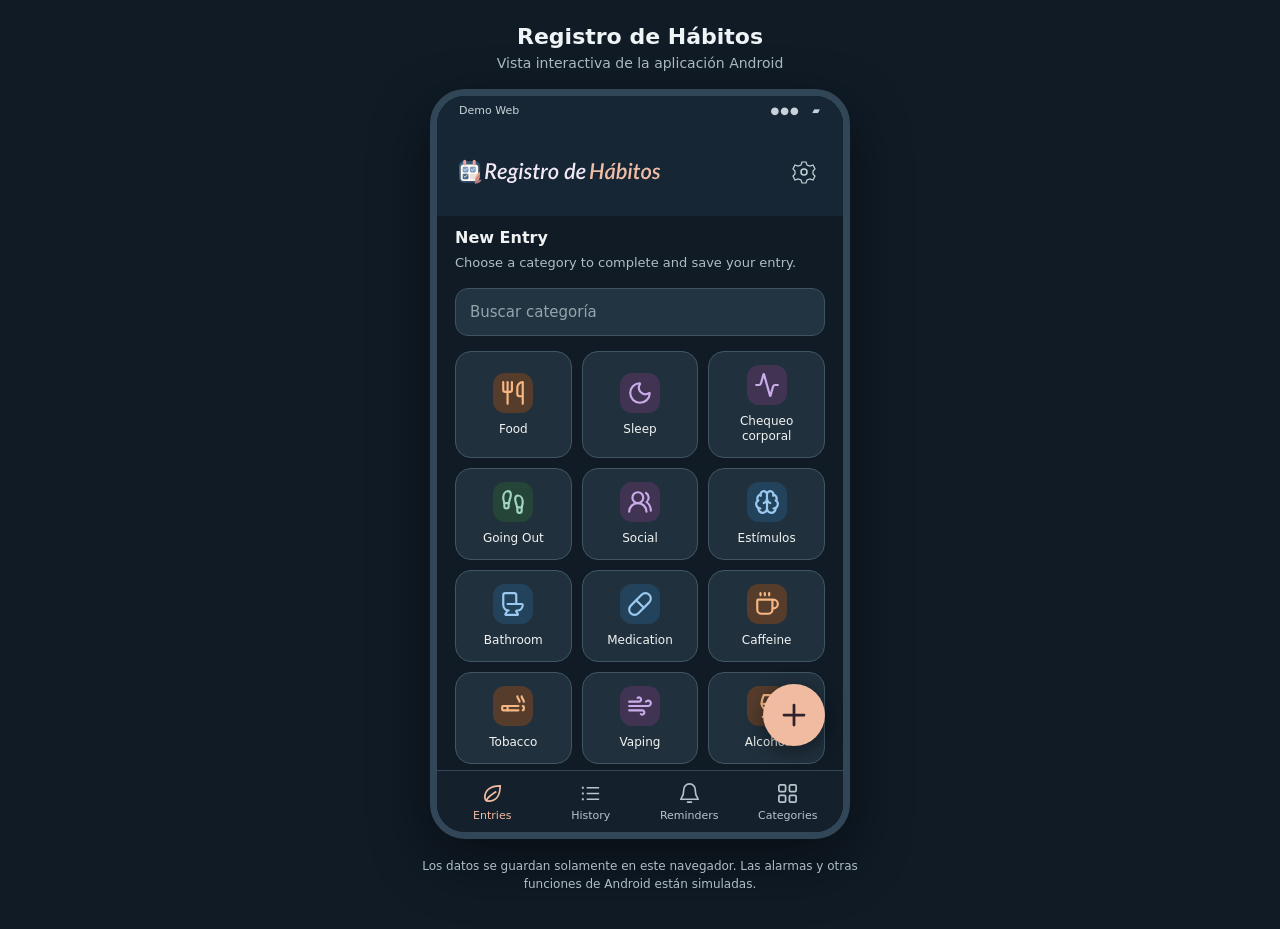
<file: demo/index.html>
<!doctype html>
<html lang="es">
<head>
    <meta charset="utf-8">
    <meta name="viewport" content="width=device-width, initial-scale=1">
    <meta name="color-scheme" content="dark">
    <title>Registro de Hábitos | Demo</title>
    <link rel="stylesheet" href="./demo.css">
</head>
<body>
    <main class="demo">
        <header class="demo-heading">
            <h1>Registro de Hábitos</h1>
            <p>Vista interactiva de la aplicación Android</p>
        </header>
        <div class="phone" aria-label="Vista previa de la aplicación">
            <div class="phone-status" aria-hidden="true">
                <span>Demo Web</span><span class="status-icons">●●● &nbsp; ▰</span>
            </div>
            <iframe title="Registro de Hábitos, versión web de demostración" src="./app/index.html" loading="eager" allow="clipboard-read; clipboard-write"></iframe>
        </div>
        <p class="demo-note">Los datos se guardan solamente en este navegador. Las alarmas y otras funciones de Android están simuladas.</p>
    </main>
</body>
</html>
</file>
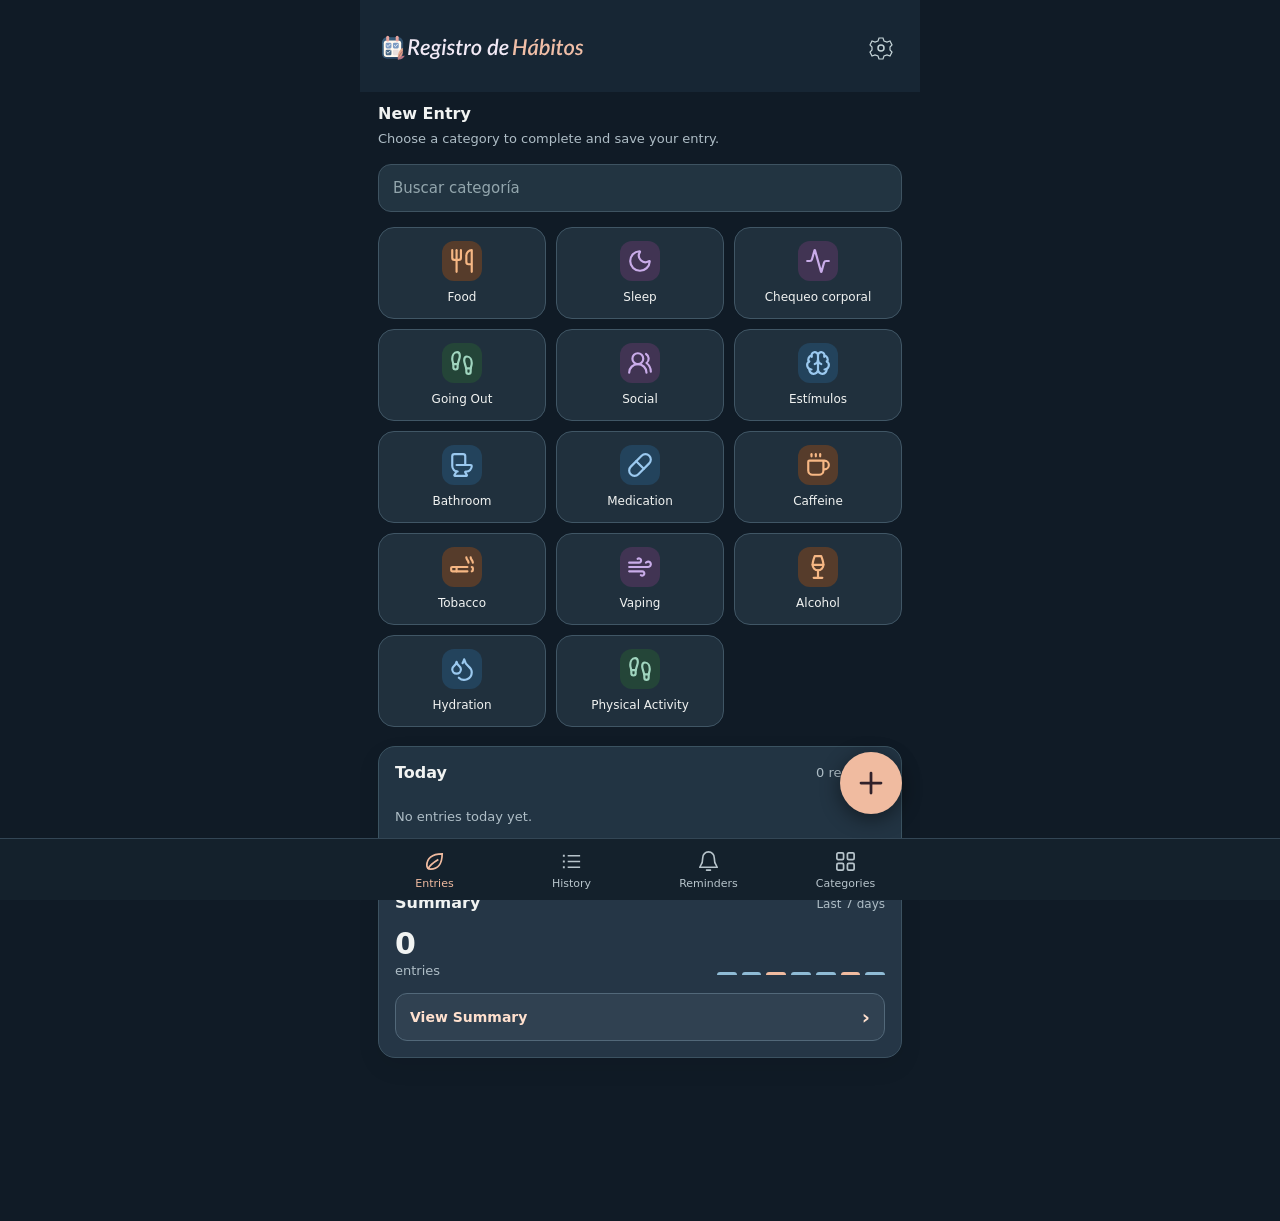
<file: demo/app/index.html>
<!doctype html>
<html lang="es"><head><meta charset="utf-8"><meta name="viewport" content="width=device-width,initial-scale=1,viewport-fit=cover"><meta name="theme-color" content="#0b1419"><meta name="app-build" content="5490192a97"><meta name="app-version" content="0.3.3"><meta name="app-version-code" content="20261149"><title>Registro de Hábitos</title><link rel="stylesheet" href="./style.css"></head>
<body><svg xmlns="http://www.w3.org/2000/svg" class="svg-defs" aria-hidden="true" width="0" height="0"><defs>
<symbol id="i-leaf" viewBox="0 0 24 24"><path d="M20 4C9 4 4 9 4 16c0 3 2 4 4 4 7 0 12-5 12-16Z" fill="none" stroke="currentColor" stroke-width="1.8"/><path d="M5 20c2-4 6-7 11-10" fill="none" stroke="currentColor" stroke-width="1.8"/></symbol>
<symbol id="i-list" viewBox="0 0 24 24"><path d="M8 6h13M8 12h13M8 18h13" fill="none" stroke="currentColor" stroke-width="1.8"/><path d="M3 6h2M3 12h2M3 18h2" stroke="currentColor" stroke-width="2"/></symbol>
<symbol id="i-grid" viewBox="0 0 24 24"><rect x="3" y="3" width="7" height="7" rx="1.4" fill="none" stroke="currentColor" stroke-width="1.8"/><rect x="14" y="3" width="7" height="7" rx="1.4" fill="none" stroke="currentColor" stroke-width="1.8"/><rect x="3" y="14" width="7" height="7" rx="1.4" fill="none" stroke="currentColor" stroke-width="1.8"/><rect x="14" y="14" width="7" height="7" rx="1.4" fill="none" stroke="currentColor" stroke-width="1.8"/></symbol>
<symbol id="i-bell" viewBox="0 0 24 24"><path d="M18 8a6 6 0 0 0-12 0c0 8-3 8-3 10h18c0-2-3-2-3-10ZM10 21h4" fill="none" stroke="currentColor" stroke-width="1.7" stroke-linecap="round"/></symbol>
<symbol id="i-plus" viewBox="0 0 24 24"><path d="M12 4v16M4 12h16" stroke="currentColor" stroke-width="1.8" stroke-linecap="round" fill="none"/></symbol>
<symbol id="i-more-vertical" viewBox="0 0 24 24"><circle cx="12" cy="5" r="1.8" fill="currentColor"/><circle cx="12" cy="12" r="1.8" fill="currentColor"/><circle cx="12" cy="19" r="1.8" fill="currentColor"/></symbol>
<symbol id="i-gear" viewBox="0 0 24 24"><path d="M10 2h4l1 3 3 1 3-1 2 4-2 2v3l2 2-2 4-3-1-3 1-1 3h-4l-1-3-3-1-3 1-2-4 2-2v-3L1 9l2-4 3 1 3-1z" fill="none" stroke="currentColor" stroke-width="1.2"/><circle cx="12" cy="12" r="3" fill="none" stroke="currentColor" stroke-width="1.5"/></symbol>
<symbol id="i-walk" viewBox="0 0 24 24"><circle cx="12" cy="3.5" r="2" fill="currentColor"/><path d="m11 7 4 4m-4-4-3 5-4 3m7-8 2 7-3 7m3-7 6 6" stroke="currentColor" stroke-width="2" fill="none" stroke-linecap="round"/></symbol>
<symbol id="i-food" viewBox="0 0 24 24"><path d="M4 3v8m3-8v8M2 4v5q0 3 4 3v9M16 21V3q5 2 5 9v1h-5" stroke="currentColor" fill="none" stroke-width="2" stroke-linecap="round"/></symbol>
<symbol id="i-water" viewBox="0 0 24 24"><path d="M12 2C9 7 4 12 4 16a8 8 0 0 0 16 0c0-4-5-9-8-14Z" fill="currentColor"/></symbol>
<symbol id="i-heart" viewBox="0 0 24 24"><path d="M20 5c-3-3-7-1-8 1C11 4 7 2 4 5c-4 4 0 9 8 16 8-7 12-12 8-16Z" fill="currentColor"/></symbol>
<symbol id="i-moon" viewBox="0 0 24 24"><path d="M21 14A9 9 0 0 1 10 3a9 9 0 1 0 11 11Z" fill="currentColor"/></symbol>
<symbol id="i-book" viewBox="0 0 24 24"><path d="M12 5Q7 2 2 4v15q5-2 10 1 5-3 10-1V4q-5-2-10 1Z" stroke="currentColor" fill="none" stroke-width="1.8"/><path d="M12 5v15" stroke="currentColor" stroke-width="1.5"/></symbol>
<symbol id="i-cloud" viewBox="0 0 24 24"><path d="M7 18h12a4 4 0 0 0 0-8h-1a7 7 0 0 0-13-2 5 5 0 0 0 2 10Z" fill="currentColor"/></symbol>
<symbol id="i-briefcase" viewBox="0 0 24 24"><rect x="3" y="7" width="18" height="14" rx="2" stroke="currentColor" stroke-width="2" fill="none"/><path d="M8 7V4h8v3M3 13h18" stroke="currentColor" stroke-width="2"/></symbol>
<symbol id="i-person" viewBox="0 0 24 24"><circle cx="12" cy="7" r="4" fill="currentColor"/><path d="M4 22c0-5 3-8 8-8s8 3 8 8" fill="currentColor"/></symbol>
<symbol id="i-mic" viewBox="0 0 24 24"><rect x="9" y="2" width="6" height="13" rx="3" fill="currentColor"/><path d="M5 11a7 7 0 0 0 14 0m-7 7v4m-4 0h8" stroke="currentColor" stroke-width="2" fill="none"/></symbol>
<symbol id="i-stop" viewBox="0 0 24 24"><rect x="6" y="6" width="12" height="12" rx="2" fill="currentColor"/></symbol>
<symbol id="i-share" viewBox="0 0 24 24"><path d="M12 3v13M7 8l5-5 5 5M4 14v7h16v-7" stroke="currentColor" stroke-width="2" fill="none"/></symbol>
<symbol id="i-toilet" viewBox="0 0 24 24"><path d="M5 3h8v8H5zM4 12h16v2c0 4-3 6-7 6v2H8v-2c-3-1-4-3-4-6zM16 4h3v6" stroke="currentColor" stroke-width="1.7" fill="none"/></symbol>
<symbol id="i-smoke" viewBox="0 0 24 24"><path d="M3 14h14v4H3zM13 14v4M19 13c3-2-2-3 1-6M17 11c-2-2 1-3 0-6" stroke="currentColor" fill="none" stroke-width="1.8"/></symbol>
<symbol id="i-vape" viewBox="0 0 24 24"><rect x="8" y="10" width="8" height="11" rx="2" stroke="currentColor" stroke-width="1.7" fill="none"/><path d="M10 10V7h4v3M9 4c0-2 3-2 3-4m3 6c2-2 0-3 0-4" stroke="currentColor" stroke-width="1.7" fill="none"/></symbol>
<symbol id="i-glass" viewBox="0 0 24 24"><path d="M4 3h16l-2 10a6 6 0 0 1-12 0L4 3ZM12 18v4M7 22h10" stroke="currentColor" stroke-width="1.8" fill="none"/></symbol>
<symbol id="i-pill" viewBox="0 0 24 24"><rect x="5" y="2" width="14" height="20" rx="7" stroke="currentColor" stroke-width="1.8" fill="none"/><path d="M5 12h14" stroke="currentColor" stroke-width="1.8"/></symbol>
<symbol id="i-coffee" viewBox="0 0 24 24"><path d="M4 8h14v7a7 7 0 0 1-14 0zm14 1h2a3 3 0 1 1 0 6h-2M4 22h16" stroke="currentColor" stroke-width="1.8" fill="none"/><path d="M8 5V2m5 3V2" stroke="currentColor" stroke-width="1.8"/></symbol>
<symbol id="i-shower" viewBox="0 0 24 24"><path d="M4 11V7a5 5 0 0 1 10 0v2m-3 0h6l2 4H9zM9 17v2m4-2v4m3-4v2" stroke="currentColor" stroke-width="1.8" fill="none"/></symbol>
<symbol id="li-footprints" viewBox="0 0 24 24"><path d="M4 16v-2.38C4 11.5 2.97 10.5 3 8c.03-2.72 1.49-6 4.5-6C9.37 2 10 3.8 10 5.5c0 3.11-2 5.66-2 8.68V16a2 2 0 1 1-4 0Z" />
  <path d="M20 20v-2.38c0-2.12 1.03-3.12 1-5.62-.03-2.72-1.49-6-4.5-6C14.63 6 14 7.8 14 9.5c0 3.11 2 5.66 2 8.68V20a2 2 0 1 0 4 0Z" />
  <path d="M16 17h4" />
  <path d="M4 13h4" /></symbol>
<symbol id="li-utensils" viewBox="0 0 24 24"><path d="M3 2v7c0 1.1.9 2 2 2h4a2 2 0 0 0 2-2V2" />
  <path d="M7 2v20" />
  <path d="M21 15V2a5 5 0 0 0-5 5v6c0 1.1.9 2 2 2h3Zm0 0v7" /></symbol>
<symbol id="li-heart-handshake" viewBox="0 0 24 24"><path d="M19.414 14.414C21 12.828 22 11.5 22 9.5a5.5 5.5 0 0 0-9.591-3.676.6.6 0 0 1-.818.001A5.5 5.5 0 0 0 2 9.5c0 2.3 1.5 4 3 5.5l5.535 5.362a2 2 0 0 0 2.879.052 2.12 2.12 0 0 0-.004-3 2.124 2.124 0 1 0 3-3 2.124 2.124 0 0 0 3.004 0 2 2 0 0 0 0-2.828l-1.881-1.882a2.41 2.41 0 0 0-3.409 0l-1.71 1.71a2 2 0 0 1-2.828 0 2 2 0 0 1 0-2.828l2.823-2.762" /></symbol>
<symbol id="li-heart-pulse" viewBox="0 0 24 24"><path d="M2 9.5a5.5 5.5 0 0 1 9.591-3.676.56.56 0 0 0 .818 0A5.49 5.49 0 0 1 22 9.5c0 2.29-1.5 4-3 5.5l-5.492 5.313a2 2 0 0 1-3 .019L5 15c-1.5-1.5-3-3.2-3-5.5" />
  <path d="M3.22 13H9.5l.5-1 2 4.5 2-7 1.5 3.5h5.27" /></symbol>
<symbol id="li-moon" viewBox="0 0 24 24"><path d="M20.985 12.486a9 9 0 1 1-9.473-9.472c.405-.022.617.46.402.803a6 6 0 0 0 8.268 8.268c.344-.215.825-.004.803.401" /></symbol>
<symbol id="li-brain" viewBox="0 0 24 24"><path d="M12 18V5" />
  <path d="M15 13a4.17 4.17 0 01-3-4 4.17 4.17 0 01-3 4" />
  <path d="M17.707 6.294A3 3 0 1012 5a3 3 0 10-5.707 1.294" />
  <path d="M17.996 5.125a4 4 0 012.526 5.77" />
  <path d="M18 18a4 4 0 002-7.465" />
  <path d="M19.967 17.482a4 4 0 11-7.967.517 4 4 0 11-7.967-.517" />
  <path d="M6 18a4 4 0 01-2-7.465" />
  <path d="M6.004 5.125a4 4 0 00-2.526 5.77" /></symbol>
<symbol id="li-book-open" viewBox="0 0 24 24"><path d="M12 5v16" />
  <path d="M20.001 19A2 2 0 0022 17V5a2 2 0 00-1.999-2L16 3.002A5 5 0 0012 5a5 5 0 00-4-2H4a2 2 0 00-2 2v12a2 2 0 001.999 2H8a5 5 0 014 2 5 5 0 014-2z" /></symbol>
<symbol id="li-briefcase-business" viewBox="0 0 24 24"><path d="M12 12h.01" />
  <path d="M16 6V4a2 2 0 0 0-2-2h-4a2 2 0 0 0-2 2v2" />
  <path d="M22 13a18.15 18.15 0 0 1-20 0" />
  <rect width="20" height="14" x="2" y="6" rx="2" /></symbol>
<symbol id="li-droplets" viewBox="0 0 24 24"><path d="M7 16.3c2.2 0 4-1.83 4-4.05 0-1.16-.57-2.26-1.71-3.19S7.29 6.75 7 5.3c-.29 1.45-1.14 2.84-2.29 3.76S3 11.1 3 12.25c0 2.22 1.8 4.05 4 4.05z" />
  <path d="M12.56 6.6A10.97 10.97 0 0 0 14 3.02c.5 2.5 2 4.9 4 6.5s3 3.5 3 5.5a6.98 6.98 0 0 1-11.91 4.97" /></symbol>
<symbol id="li-shower-head" viewBox="0 0 24 24"><path d="m4 4 2.5 2.5" />
  <path d="M13.5 6.5a4.95 4.95 0 0 0-7 7" />
  <path d="M15 5 5 15" />
  <path d="M14 17v.01" />
  <path d="M10 16v.01" />
  <path d="M13 13v.01" />
  <path d="M16 10v.01" />
  <path d="M11 20v.01" />
  <path d="M17 14v.01" />
  <path d="M20 11v.01" /></symbol>
<symbol id="li-cigarette" viewBox="0 0 24 24"><path d="M17 12H3a1 1 0 0 0-1 1v2a1 1 0 0 0 1 1h14" />
  <path d="M18 8c0-2.5-2-2.5-2-5" />
  <path d="M21 16a1 1 0 0 0 1-1v-2a1 1 0 0 0-1-1" />
  <path d="M22 8c0-2.5-2-2.5-2-5" />
  <path d="M7 12v4" /></symbol>
<symbol id="li-wine" viewBox="0 0 24 24"><path d="M8 22h8" />
  <path d="M7 10h10" />
  <path d="M12 15v7" />
  <path d="M12 15a5 5 0 0 0 5-5c0-2-.5-4-2-8H9c-1.5 4-2 6-2 8a5 5 0 0 0 5 5Z" /></symbol>
<symbol id="li-cloud" viewBox="0 0 24 24"><path d="M17.5 19H9a7 7 0 1 1 6.71-9h1.79a4.5 4.5 0 1 1 0 9Z" /></symbol>
<symbol id="li-user-round" viewBox="0 0 24 24"><circle cx="12" cy="8" r="5" />
  <path d="M20 21a8 8 0 0 0-16 0" /></symbol>
<symbol id="li-coffee" viewBox="0 0 24 24"><path d="M10 2v2" />
  <path d="M14 2v2" />
  <path d="M16 8a1 1 0 0 1 1 1v8a4 4 0 0 1-4 4H7a4 4 0 0 1-4-4V9a1 1 0 0 1 1-1h14a4 4 0 1 1 0 8h-1" />
  <path d="M6 2v2" /></symbol>
<symbol id="li-armchair" viewBox="0 0 24 24"><path d="M19 9V6a2 2 0 0 0-2-2H7a2 2 0 0 0-2 2v3" />
  <path d="M3 16a2 2 0 0 0 2 2h14a2 2 0 0 0 2-2v-5a2 2 0 0 0-4 0v1.5a.5.5 0 0 1-.5.5h-9a.5.5 0 0 1-.5-.5V11a2 2 0 0 0-4 0z" />
  <path d="M5 18v2" />
  <path d="M19 18v2" /></symbol>
<symbol id="li-users-round" viewBox="0 0 24 24"><path d="M18 21a8 8 0 0 0-16 0" />
  <circle cx="10" cy="8" r="5" />
  <path d="M22 20c0-3.37-2-6.5-4-8a5 5 0 0 0-.45-8.3" /></symbol>
<symbol id="li-toilet" viewBox="0 0 24 24"><path d="M7 12h13a1 1 0 0 1 1 1 5 5 0 0 1-5 5h-.598a.5.5 0 0 0-.424.765l1.544 2.47a.5.5 0 0 1-.424.765H5.402a.5.5 0 0 1-.424-.765L7 18" />
  <path d="M8 18a5 5 0 0 1-5-5V4a2 2 0 0 1 2-2h8a2 2 0 0 1 2 2v8" /></symbol>
<symbol id="li-wind" viewBox="0 0 24 24"><path d="M12.8 19.6A2 2 0 1 0 14 16H2" />
  <path d="M17.5 8a2.5 2.5 0 1 1 2 4H2" />
  <path d="M9.8 4.4A2 2 0 1 1 11 8H2" /></symbol>
<symbol id="li-pill" viewBox="0 0 24 24"><path d="m10.5 20.5 10-10a4.95 4.95 0 1 0-7-7l-10 10a4.95 4.95 0 1 0 7 7Z" />
  <path d="m8.5 8.5 7 7" /></symbol>
<symbol id="li-activity" viewBox="0 0 24 24"><path d="M22 12h-2.48a2 2 0 0 0-1.93 1.46l-2.35 8.36a.25.25 0 0 1-.48 0L9.24 2.18a.25.25 0 0 0-.48 0l-2.35 8.36A2 2 0 0 1 4.49 12H2" /></symbol>
<symbol id="li-camera" viewBox="0 0 24 24"><path d="M13.997 4a2 2 0 0 1 1.76 1.05l.486.9A2 2 0 0 0 18.003 7H20a2 2 0 0 1 2 2v9a2 2 0 0 1-2 2H4a2 2 0 0 1-2-2V9a2 2 0 0 1 2-2h1.997a2 2 0 0 0 1.759-1.048l.489-.904A2 2 0 0 1 10.004 4z" />
  <circle cx="12" cy="13" r="3" /></symbol>
<symbol id="li-image" viewBox="0 0 24 24"><rect width="18" height="18" x="3" y="3" rx="2" ry="2" />
  <circle cx="9" cy="9" r="2" />
  <path d="m21 15-3.086-3.086a2 2 0 0 0-2.828 0L6 21" /></symbol>
<symbol id="li-leaf" viewBox="0 0 24 24"><path d="M11 20a10 10 0 0010-10 25.9 25.9 0 00-1.04-7.281 1 1 0 00-1.755-.325C15.833 5.5 13 5.5 9.8 6.1A7 7 0 0011 20" />
  <path d="M2 21a5 5 0 012.911-4.544C7.613 15.212 8.351 15.24 11 13" /></symbol>
</defs></svg><div class="app">
<header class="topbar"><h1 class="app-brand"><button id="brand-home" class="brand-home" type="button" aria-label="Ir a Registro"><img class="brand-logo brand-logo-dark" src="./logo-dark.svg" alt="Registro de Hábitos"><img class="brand-logo brand-logo-light" src="./logo-light.svg" alt="" aria-hidden="true"></button></h1><button id="settings-button" class="icon-button settings-button" type="button" aria-label="Configuración" title="Configuración"><svg class="icon" aria-hidden="true"><use href="#i-gear"/></svg></button></header>
<main>
<section id="capture" class="screen active">
 <div class="dashboard-heading"><h2>Nuevo registro</h2><p>Elige una categoría para completar y guardar tu entrada.</p></div>
 <input id="category-search" class="category-search" type="search" placeholder="Buscar categoría" aria-label="Filtrar categorías para registrar" autocomplete="off" autocapitalize="off" spellcheck="false">
 <div id="quick-categories" class="category-grid" aria-label="Registrar por categoría"></div>
 <section class="panel home-today-panel" aria-labelledby="home-today-title">
  <div class="today-heading"><h2 id="home-today-title">Hoy</h2><span id="today-count" class="muted">0 registros</span></div>
  <div id="today-entries" class="history-list"></div>
 </section>
 <section class="panel home-summary-panel" aria-labelledby="home-summary-title">
  <div class="home-summary-heading"><h2 id="home-summary-title">Resumen</h2><span>Últimos 7 días</span></div>
  <div class="home-summary-overview">
   <div class="home-summary-total"><strong id="home-summary-total">0</strong><span id="home-summary-unit">registros</span></div>
   <div id="home-summary-bars" class="home-summary-bars" aria-hidden="true"></div>
  </div>
  <button id="open-summary" class="home-summary-open" type="button">Ver resumen <span aria-hidden="true">›</span></button>
 </section>

</section>
<section id="history" class="screen">
 <div class="view-heading"><button type="button" class="view-back" aria-label="Volver" title="Volver"><svg class="icon" aria-hidden="true" viewBox="0 0 24 24"><path d="m15 5-7 7 7 7"/></svg></button><div class="view-heading-copy"><h2>Historial</h2><p>Busca y revisa tus registros.</p></div></div>
 <details id="history-filters" class="history-filters">
  <summary class="history-filters-toggle">
   <span class="history-filters-title">Buscar y filtrar</span>
   <span id="history-filter-state" class="history-filter-state">Todos los registros</span>
   <svg class="history-filters-chevron" viewBox="0 0 24 24" aria-hidden="true"><path d="m6 9 6 6 6-6"/></svg>
  </summary>
  <div class="history-filters-content">
   <div class="history-filter-header">
    <span>Filtros</span>
    <button id="history-clear" class="history-clear" type="button" hidden aria-label="Limpiar búsqueda y filtros" title="Limpiar búsqueda y filtros"><svg viewBox="0 0 24 24" aria-hidden="true"><path d="M6 6l12 12M18 6 6 18"/></svg><span>Limpiar</span></button>
   </div>
   <div class="search-line"><input id="search" type="search" placeholder="Buscar registros" aria-label="Buscar registros" autocomplete="off"></div>
   <label for="history-period" class="history-period-label">Período
    <select id="history-period"><option value="all">Todas las fechas</option><option value="year">Año</option><option value="month">Mes</option><option value="range">Rango personalizado</option></select>
   </label>
   <div id="history-year-fields" class="history-filter-fields" hidden><label for="history-year">Año<select id="history-year"></select></label></div>
   <div id="history-month-fields" class="history-filter-fields" hidden><label for="history-month">Mes<input id="history-month" type="month"></label></div>
   <div id="history-range-fields" class="history-filter-fields history-date-range" hidden>
    <label for="history-from">Desde<input id="history-from" type="date"></label>
    <label for="history-to">Hasta<input id="history-to" type="date"></label>
   </div>
  </div>
 </details>
 <p id="history-indicator" class="history-indicator" role="status" aria-live="polite"></p>
 <div id="history-list" class="history-groups"></div>
 <div id="history-sentinel" class="history-sentinel" aria-hidden="true"></div>
 <button id="history-more" class="history-more" type="button" hidden>Mostrar más</button>
</section>
<section id="categories" class="screen">
 <div class="view-heading"><button type="button" class="view-back" aria-label="Volver" title="Volver"><svg class="icon" aria-hidden="true" viewBox="0 0 24 24"><path d="m15 5-7 7 7 7"/></svg></button><div class="view-heading-copy"><h2>Categorías</h2><p>Edita nombres, palabras clave e íconos. Los registros anteriores se conservan.</p></div></div>
 <input id="categories-search" class="category-search" type="search" placeholder="Buscar categoría" aria-label="Buscar categoría" autocomplete="off" autocapitalize="off" spellcheck="false">
 <div id="category-list" class="history-list"></div>
</section>

<section id="summary" class="screen">
 <div class="view-heading"><button type="button" class="view-back" aria-label="Volver" title="Volver"><svg class="icon" aria-hidden="true" viewBox="0 0 24 24"><path d="m15 5-7 7 7 7"/></svg></button><div class="view-heading-copy"><h2>Resumen</h2><p>Explora tus hábitos a lo largo del tiempo.</p></div></div><div class="segments"><button data-period="week" class="selected">Semana</button><button data-period="month">Mes</button><button data-period="year">Año</button></div><div id="period-label" class="period-label"></div><div id="chart" class="bars" aria-label="Cantidad de registros por período"></div><div id="summary-categories" class="history-list"></div><p id="summary-count" class="muted"></p></section>
<section id="reminders" class="screen">
 <div class="view-heading"><button type="button" class="view-back" aria-label="Volver" title="Volver"><svg class="icon" aria-hidden="true" viewBox="0 0 24 24"><path d="m15 5-7 7 7 7"/></svg></button><div class="view-heading-copy"><h2>Recordatorios</h2><p>Organiza tus avisos y sus horarios.</p></div></div><div id="reminder-list" class="history-list"></div><p id="reminder-status" class="muted" role="status"></p><dialog id="reminder-dialog"><form method="dialog"><h2 id="reminder-dialog-title">Nuevo recordatorio</h2><label>Nombre<input id="reminder-name" type="text" required></label><div class="reminder-times-section">
 <div class="section-label">Horarios del día</div>
 <div id="reminder-times" class="reminder-times-list" aria-label="Horarios del recordatorio"></div>
 <button id="reminder-add-time" type="button" class="reminder-add-time">+ Agregar horario</button>
</div><label>Frecuencia<select id="reminder-repeat"><option value="daily">Todos los días</option><option value="weekdays">Días de semana</option><option value="once">Una vez</option></select></label><div class="reminder-sound-layout">
 <div class="reminder-sound-row">
  <label for="reminder-sound">Sonido</label>
  <div class="reminder-sound-controls">
   <select id="reminder-sound"><option value="glock">Glockenspiel</option><option value="alert">Notificación suave</option><option value="none">Silencioso</option></select>
   <button id="preview-sound" type="button" class="secondary sound-play-button" aria-label="Escuchar audio" title="Escuchar audio"><svg viewBox="0 0 24 24" width="22" height="22" aria-hidden="true" fill="currentColor"><path d="M8 5.5v13l10-6.5z"/></svg></button>
  </div>
 </div>
</div><p class="muted">Android usa el volumen de notificaciones del teléfono.</p><p id="reminder-dialog-status" class="muted" role="status"></p><div class="reminder-dialog-footer"><div class="reminder-dialog-actions"><button id="reminder-cancel" type="button" class="secondary">Cancelar</button><button id="reminder-confirm" type="button" class="main-button">Guardar</button></div><button id="reminder-delete" type="button" class="reminder-delete-action hidden">Eliminar</button></div></form></dialog></section>
<section id="backup" class="screen">
 <div class="view-heading"><button type="button" class="view-back" aria-label="Volver" title="Volver"><svg class="icon" aria-hidden="true" viewBox="0 0 24 24"><path d="m15 5-7 7 7 7"/></svg></button><div class="view-heading-copy"><h2>Respaldo y restauración</h2><p>Guarda una copia de tus datos o recupera un respaldo.</p></div></div>
 <article class="panel">
  <p>El archivo permanece fuera de la aplicación, por ejemplo en Descargas, aunque la desinstales.</p>
  <button id="backup-save" type="button" class="utility-button accent">Guardar respaldo en el teléfono</button>
  <button id="import-json" type="button" class="utility-button">Restaurar desde un respaldo</button>
  <input type="file" id="import-file" accept=".zip,application/zip,application/x-zip-compressed" hidden>
  <p class="muted">Incluye hábitos, categorías, imágenes, recordatorios y preferencias. Al restaurar, los registros existentes se conservan.</p>
 </article>
 <p id="document-status" class="muted" role="status"></p>
</section>
<section id="analysis" class="screen">
 <div class="view-heading"><button type="button" class="view-back" aria-label="Volver" title="Volver"><svg class="icon" aria-hidden="true" viewBox="0 0 24 24"><path d="m15 5-7 7 7 7"/></svg></button><div class="view-heading-copy"><h2>Exportar para análisis</h2><p>Exporta tus registros para analizarlos en otras herramientas.</p></div></div>
 <article class="panel">
  <p>Incluye solo hábitos, sin configuraciones ni recordatorios.</p>
  <label class="sensory-setting analysis-filter-toggle" for="analysis-filter-enabled">
   <span>Filtrar por fecha</span>
   <input id="analysis-filter-enabled" type="checkbox" role="switch" aria-controls="analysis-date-fields" aria-expanded="false">
   <span class="sensory-switch-track" aria-hidden="true"></span>
  </label>
  <div id="analysis-date-fields" class="analysis-date-fields" hidden>
   <div class="form-row analysis-date-range">
    <label for="analysis-from">Desde<input id="analysis-from" type="date"></label>
    <label for="analysis-to">Hasta<input id="analysis-to" type="date"></label>
   </div>
   <p class="muted">Puedes dejar una fecha vacía. Ambos días están incluidos.</p>
  </div>
  <button id="export-json" type="button" class="utility-button">Exportar hábitos JSON</button>
  <button id="export-csv" type="button" class="utility-button">Exportar hábitos CSV</button>
 </article>
 <p id="analysis-status" class="muted" role="status"></p>
</section>
<section id="settings" class="screen">
 <div class="view-heading"><button type="button" class="view-back" aria-label="Volver" title="Volver"><svg class="icon" aria-hidden="true" viewBox="0 0 24 24"><path d="m15 5-7 7 7 7"/></svg></button><div class="view-heading-copy"><h2>Configuración</h2><p>Personaliza la aplicación y administra tus datos.</p></div></div>
 <button class="menu-item" data-page="language">Idioma <span>›</span></button>
 <button class="menu-item" data-page="sensory">Preferencias sensoriales <span>›</span></button>
 <button class="menu-item" data-page="backup">Respaldo y restauración <span>›</span></button>
 <button class="menu-item" data-page="analysis">Exportar para análisis <span>›</span></button>
 <button class="menu-item" data-page="about">Acerca de <span>›</span></button>
</section>
<section id="language" class="screen">
 <div class="view-heading"><button type="button" class="view-back" aria-label="Volver" title="Volver"><svg class="icon" aria-hidden="true" viewBox="0 0 24 24"><path d="m15 5-7 7 7 7"/></svg></button><div class="view-heading-copy"><h2>Idioma</h2><p>Elige el idioma de la aplicación.</p></div></div>
 <article class="panel language-preferences">
  <label for="app-language">Idioma de la aplicación</label>
  <select id="app-language"><option value="system">Sistema operativo</option><option value="es">Español</option><option value="en">English</option></select>
  <p class="muted">De forma predeterminada, se utiliza el idioma del dispositivo.</p>
 </article>
</section>
<section id="sensory" class="screen">
 <div class="view-heading"><button type="button" class="view-back" aria-label="Volver" title="Volver"><svg class="icon" aria-hidden="true" viewBox="0 0 24 24"><path d="m15 5-7 7 7 7"/></svg></button><div class="view-heading-copy"><h2>Preferencias sensoriales</h2><p>Ajusta la apariencia y las animaciones a tu gusto.</p></div></div>
 <article class="panel sensory-preferences">
  <label class="sensory-setting" for="dark-mode">
   <span>Modo oscuro</span>
   <input id="dark-mode" type="checkbox" role="switch" checked>
   <span class="sensory-switch-track" aria-hidden="true"></span>
  </label>
  <label class="sensory-setting" for="reduced-motion">
   <span>Sin animaciones</span>
   <input id="reduced-motion" type="checkbox" role="switch">
   <span class="sensory-switch-track" aria-hidden="true"></span>
  </label>
 </article>
</section>

<section id="about" class="screen">
 <div class="view-heading"><button type="button" class="view-back" aria-label="Volver" title="Volver"><svg class="icon" aria-hidden="true" viewBox="0 0 24 24"><path d="m15 5-7 7 7 7"/></svg></button><div class="view-heading-copy"><h2>Acerca de</h2><p>Conoce Registro de Hábitos y sus características.</p></div></div>
 <article class="panel about-intro-panel">
  <h2>Un espacio para registrar tu día</h2>
  <p>Registro de Hábitos es una forma sencilla de recordar lo que haces, cómo te sientes y cómo cambia tu energía a lo largo del tiempo.</p>
  <h3>A tu ritmo</h3>
  <p>Puedes escribir o hablar, y guardar una actividad en pocos momentos. No tienes que completar todos los detalles ni hacerlo de una manera perfecta.</p>
  <h3>Comprender tus rutinas</h3>
  <p>Tu historial y los resúmenes te ayudan a reconocer hábitos, descansos y cambios cotidianos. También puedes usar recordatorios con sonidos suaves.</p>
  <h3>Tus registros, a tu disposición</h3>
  <p>Los datos quedan en tu dispositivo. Puedes hacer una copia de seguridad y exportar tus registros cuando quieras utilizarlos en otras herramientas.</p>
  <p class="about-closing">Un pequeño registro puede ayudarte a conocer mejor tus días.</p>
 </article>
 <article class="panel about-panel">
  <h2>Info de aplicación</h2>
  <dl class="about-details">
   <div><dt>Versión</dt><dd id="about-version">—</dd></div>
   <div><dt>Compilación</dt><dd id="about-build">—</dd></div>
   <div><dt>Autor</dt><dd>KaisarCode</dd></div>
  </dl>
  <a class="about-website" href="https://kaisarcode.com" rel="external">kaisarcode.com <span aria-hidden="true">↗</span></a>
 </article>
</section>
</main>
<dialog id="edit-dialog" class="entry-dialog" aria-labelledby="edit-dialog-title"><div class="edit-modal-title"><h2 id="edit-dialog-title">Editar registro</h2><button id="edit-close" type="button" class="icon-button" aria-label="Cerrar edición">×</button></div><label for="edit-text">¿Qué hiciste o cómo te sientes?</label><div class="rich-editor"><div class="rich-toolbar" role="toolbar" aria-label="Insertar contenido"><button type="button" data-rich="heading">Heading</button><button type="button" data-rich="table">Tabla</button><button type="button" data-rich="ul">Lista</button><button type="button" data-rich="empty">Vaciar</button></div><div id="edit-text" class="rich-content" contenteditable="true" role="textbox" aria-multiline="true" aria-label="Texto enriquecido"></div></div><div class="modal-voice"><button id="edit-dictate" type="button" class="mic-button" aria-label="Dictar edición"><svg class="icon"><use href="#i-mic"/></svg></button><span class="muted">Toca para dictar</span></div><p id="edit-voice-status" class="muted" role="status"></p><div class="time-editor" id="edit-time-editor">
  <div class="section-label">Horario</div>
  <label class="time-datetime" for="edit-start-at">Inicio
   <input id="edit-start-at" type="datetime-local" step="60">
  </label>
  <div class="time-duration">
   <div class="section-label">Duración</div>
   <div class="duration-parts">
    <label for="edit-hours">Horas<input id="edit-hours" type="number" inputmode="numeric" min="0" step="1" placeholder="0"></label>
    <label for="edit-minutes">Minutos<input id="edit-minutes" type="number" inputmode="numeric" min="0" max="59" step="1" placeholder="0"></label>
    <label class="time-end-picker" for="edit-end-at">
     <span class="time-end-trigger">
      <input id="edit-end-at" type="datetime-local" step="60" aria-label="Seleccionar fecha y hora de fin" title="Seleccionar fin">
      <svg class="icon" aria-hidden="true" viewBox="0 0 24 24"><rect x="3" y="4" width="18" height="18" rx="2"></rect><path d="M8 2v4M16 2v4M3 10h18M7 14h3M14 14h3M7 18h3"></path></svg>
     </span>
    </label>
   </div>
   <div class="time-end-caption" id="edit-end-caption" hidden>
    <output id="edit-end-summary" aria-live="polite"></output>
    <button id="edit-clear-time" type="button" aria-label="Borrar fin y duración" title="Borrar fin y duración">×</button>
   </div>
  </div>
 </div><label>Categoría<select id="edit-category"></select></label><div class="wellbeing-field"><div class="section-label">Estado de ánimo <span id="edit-mood-value" class="wellbeing-value">—</span></div><div id="edit-moods" class="moods" role="group" aria-label="Estado de ánimo"><button type="button" data-mood="1" title="Muy mal" aria-label="Muy mal" aria-pressed="false"><svg class="mood-icon" viewBox="0 0 24 24" aria-hidden="true" fill="none" stroke="currentColor" stroke-width="1.65" stroke-linecap="round" stroke-linejoin="round"><circle cx="12" cy="12" r="9"/><path d="M8 9h.01M16 9h.01M8 17q4-6 8 0"/></svg></button><button type="button" data-mood="3" title="Mal" aria-label="Mal" aria-pressed="false"><svg class="mood-icon" viewBox="0 0 24 24" aria-hidden="true" fill="none" stroke="currentColor" stroke-width="1.65" stroke-linecap="round" stroke-linejoin="round"><circle cx="12" cy="12" r="9"/><path d="M8 9h.01M16 9h.01M8 16q4-3 8 0"/></svg></button><button type="button" data-mood="5" title="Neutral" aria-label="Neutral" aria-pressed="false"><svg class="mood-icon" viewBox="0 0 24 24" aria-hidden="true" fill="none" stroke="currentColor" stroke-width="1.65" stroke-linecap="round" stroke-linejoin="round"><circle cx="12" cy="12" r="9"/><path d="M8 9h.01M16 9h.01M8 16h8"/></svg></button><button type="button" data-mood="7" title="Bien" aria-label="Bien" aria-pressed="false"><svg class="mood-icon" viewBox="0 0 24 24" aria-hidden="true" fill="none" stroke="currentColor" stroke-width="1.65" stroke-linecap="round" stroke-linejoin="round"><circle cx="12" cy="12" r="9"/><path d="M8 9h.01M16 9h.01M8 15q4 4 8 0"/></svg></button><button type="button" data-mood="9" title="Muy bien" aria-label="Muy bien" aria-pressed="false"><svg class="mood-icon" viewBox="0 0 24 24" aria-hidden="true" fill="none" stroke="currentColor" stroke-width="1.65" stroke-linecap="round" stroke-linejoin="round"><circle cx="12" cy="12" r="9"/><path d="M8 9h.01M16 9h.01M7 14q5 8 10 0M7 14h10"/></svg></button></div></div><div class="wellbeing-energy"><div class="wellbeing-energy-heading"><label for="edit-energy">Energía <output id="edit-energy-value">—/10</output></label><label class="wellbeing-energy-toggle"><input id="edit-energy-enabled" type="checkbox" role="switch" aria-label="Registrar energía"><span class="sensory-switch-track" aria-hidden="true"></span></label></div><input id="edit-energy" type="range" min="0" max="10" value="5" aria-label="Nivel de energía"></div><label>Notas<textarea id="edit-notes" rows="2" placeholder="Detalles opcionales"></textarea></label><div class="edit-modal-footer"><div class="edit-modal-actions"><button type="button" id="edit-cancel" class="secondary">Cerrar</button><button type="button" id="edit-save" class="main-button">Guardar</button></div><button type="button" id="edit-delete" class="edit-delete-action"><svg class="icon" aria-hidden="true" viewBox="0 0 24 24" fill="none" stroke="currentColor" stroke-width="1.8" stroke-linecap="round" stroke-linejoin="round"><path d="M4 7h16M10 11v7M14 11v7M6 7l1 14h10l1-14M9 7V4h6v3"/></svg><span>Eliminar registro</span></button></div></dialog>
<dialog id="category-dialog" class="category-editor" aria-labelledby="category-dialog-title">
 <div class="category-editor-title"><h2 id="category-dialog-title">Categoría</h2><button id="category-dialog-close" class="icon-button" type="button" aria-label="Cerrar">×</button></div>
 <label for="cat-name">Nombre</label><input id="cat-name" type="text" maxlength="64" autocomplete="off" placeholder="Nombre de la categoría">
 <label for="cat-keywords">Palabras clave</label><textarea id="cat-keywords" rows="3" placeholder="Separadas por comas o renglones"></textarea><p class="muted">Se utilizan para buscar y sugerir automáticamente esta categoría.</p>
 <label for="cat-default-description">Template de registro</label><div class="rich-editor"><div class="rich-toolbar" role="toolbar" aria-label="Insertar contenido"><button type="button" data-rich="heading">Heading</button><button type="button" data-rich="table">Tabla</button><button type="button" data-rich="ul">Lista</button><button type="button" data-rich="empty">Vaciar</button></div><div id="cat-default-description" class="rich-content" contenteditable="true" role="textbox" aria-multiline="true" aria-label="Texto enriquecido"></div></div><p class="muted">Aparece al registrar desde esta categoría. Podés reemplazarlo antes de guardar.</p>
 <label for="cat-color">Color</label><select id="cat-color"><option value="green">Verde suave</option><option value="blue">Azul</option><option value="purple">Violeta</option><option value="orange">Naranja</option><option value="grey">Gris</option></select>
 <div class="category-image-row"><div id="cat-icon-preview" class="entry-icon grey" aria-hidden="true"></div><div><span class="category-image-heading">Imagen propia o foto</span><label class="category-file-picker" for="cat-image"><input id="cat-image" type="file" accept="image/png,image/jpeg,image/webp"><span class="category-file-picker-text">Seleccionar imagen</span></label><button type="button" id="cat-image-clear" class="secondary hidden">Quitar imagen</button></div></div>
 <p class="muted">La imagen se ajusta y guarda en este dispositivo. No se sube a internet.</p>
 <div class="section-label">Elegir un ícono</div><div id="cat-icon-grid" class="category-icon-grid" role="group" aria-label="Íconos disponibles"></div>
 <p id="cat-error" class="category-error" role="status"></p>
 <div class="category-editor-actions"><button type="button" id="cat-cancel" class="secondary">Cerrar</button><button type="button" id="cat-save" class="main-button">Guardar</button></div>
</dialog>
<dialog id="app-action-dialog" class="app-action-dialog" aria-labelledby="app-action-title" aria-describedby="app-action-message">
 <h2 id="app-action-title">Confirmación</h2>
 <p id="app-action-message"></p>
 <label id="app-action-input-label" class="hidden">Nombre<input id="app-action-input" type="text" autocomplete="off"></label>
 <div class="app-action-buttons">
  <button id="app-action-cancel" type="button" class="secondary">Cancelar</button>
  <button id="app-action-ok" type="button" class="main-button">Aceptar</button>
 </div>
</dialog>
<button id="add-entry" class="add-entry-fab" type="button" aria-label="Nueva entrada" title="Nueva entrada"><svg class="icon" aria-hidden="true" viewBox="0 0 24 24"><path d="M12 4v16M4 12h16"/></svg></button>
<dialog id="entry-dialog" class="entry-dialog" aria-labelledby="entry-dialog-title">
 <div class="entry-modal-header"><h2 id="entry-dialog-title">Nueva entrada</h2><button id="entry-close" type="button" class="icon-button" aria-label="Cerrar sin guardar">×</button></div>
 <p id="entry-category-preview" class="entry-category-preview hidden"></p>
 <label for="capture-text">¿Qué hiciste o cómo te sientes?</label>
 <div class="rich-editor"><div class="rich-toolbar" role="toolbar" aria-label="Insertar contenido"><button type="button" data-rich="heading">Heading</button><button type="button" data-rich="table">Tabla</button><button type="button" data-rich="ul">Lista</button><button type="button" data-rich="empty">Vaciar</button></div><div id="capture-text" class="rich-content" contenteditable="true" role="textbox" aria-multiline="true" aria-label="Texto enriquecido"></div></div>
 <div class="modal-voice"><button id="mic" class="mic-button" type="button" aria-label="Dictar"><svg class="icon"><use href="#i-mic"/></svg></button><span class="muted">Toca para dictar</span></div>
 <p id="entry-status" class="muted" role="status"></p>
 <details id="entry-options" class="entry-options">
  <summary>Detalles opcionales</summary>
  <div class="time-editor" id="entry-time-editor">
  <div class="section-label">Horario</div>
  <label class="time-datetime" for="entry-start-at">Inicio
   <input id="entry-start-at" type="datetime-local" step="60">
  </label>
  <div class="time-duration">
   <div class="section-label">Duración</div>
   <div class="duration-parts">
    <label for="entry-hours">Horas<input id="entry-hours" type="number" inputmode="numeric" min="0" step="1" placeholder="0"></label>
    <label for="entry-minutes">Minutos<input id="entry-minutes" type="number" inputmode="numeric" min="0" max="59" step="1" placeholder="0"></label>
    <label class="time-end-picker" for="entry-end-at">
     <span class="time-end-trigger">
      <input id="entry-end-at" type="datetime-local" step="60" aria-label="Seleccionar fecha y hora de fin" title="Seleccionar fin">
      <svg class="icon" aria-hidden="true" viewBox="0 0 24 24"><rect x="3" y="4" width="18" height="18" rx="2"></rect><path d="M8 2v4M16 2v4M3 10h18M7 14h3M14 14h3M7 18h3"></path></svg>
     </span>
    </label>
   </div>
   <div class="time-end-caption" id="entry-end-caption" hidden>
    <output id="entry-end-summary" aria-live="polite"></output>
    <button id="entry-clear-time" type="button" aria-label="Borrar fin y duración" title="Borrar fin y duración">×</button>
   </div>
  </div>
 </div>
  <label for="entry-category">Categoría</label><select id="entry-category"></select>
<div class="wellbeing-field"><div class="section-label">Estado de ánimo <span id="entry-mood-value" class="wellbeing-value">—</span></div><div id="entry-moods" class="moods" role="group" aria-label="Estado de ánimo"><button type="button" data-mood="1" title="Muy mal" aria-label="Muy mal" aria-pressed="false"><svg class="mood-icon" viewBox="0 0 24 24" aria-hidden="true" fill="none" stroke="currentColor" stroke-width="1.65" stroke-linecap="round" stroke-linejoin="round"><circle cx="12" cy="12" r="9"/><path d="M8 9h.01M16 9h.01M8 17q4-6 8 0"/></svg></button><button type="button" data-mood="3" title="Mal" aria-label="Mal" aria-pressed="false"><svg class="mood-icon" viewBox="0 0 24 24" aria-hidden="true" fill="none" stroke="currentColor" stroke-width="1.65" stroke-linecap="round" stroke-linejoin="round"><circle cx="12" cy="12" r="9"/><path d="M8 9h.01M16 9h.01M8 16q4-3 8 0"/></svg></button><button type="button" data-mood="5" title="Neutral" aria-label="Neutral" aria-pressed="false"><svg class="mood-icon" viewBox="0 0 24 24" aria-hidden="true" fill="none" stroke="currentColor" stroke-width="1.65" stroke-linecap="round" stroke-linejoin="round"><circle cx="12" cy="12" r="9"/><path d="M8 9h.01M16 9h.01M8 16h8"/></svg></button><button type="button" data-mood="7" title="Bien" aria-label="Bien" aria-pressed="false"><svg class="mood-icon" viewBox="0 0 24 24" aria-hidden="true" fill="none" stroke="currentColor" stroke-width="1.65" stroke-linecap="round" stroke-linejoin="round"><circle cx="12" cy="12" r="9"/><path d="M8 9h.01M16 9h.01M8 15q4 4 8 0"/></svg></button><button type="button" data-mood="9" title="Muy bien" aria-label="Muy bien" aria-pressed="false"><svg class="mood-icon" viewBox="0 0 24 24" aria-hidden="true" fill="none" stroke="currentColor" stroke-width="1.65" stroke-linecap="round" stroke-linejoin="round"><circle cx="12" cy="12" r="9"/><path d="M8 9h.01M16 9h.01M7 14q5 8 10 0M7 14h10"/></svg></button></div></div>
<div class="wellbeing-energy"><div class="wellbeing-energy-heading"><label for="entry-energy">Energía <output id="entry-energy-value">—/10</output></label><label class="wellbeing-energy-toggle"><input id="entry-energy-enabled" type="checkbox" role="switch" aria-label="Registrar energía"><span class="sensory-switch-track" aria-hidden="true"></span></label></div><input id="entry-energy" type="range" min="0" max="10" value="5" aria-label="Nivel de energía"></div>
  
  <label for="entry-notes">Notas</label><textarea id="entry-notes" rows="2" placeholder="Opcional"></textarea>
 </details>
 <div class="entry-modal-actions"><button type="button" id="entry-cancel" class="secondary">Cerrar</button><button type="button" id="capture-save" class="main-button">Guardar</button></div>
</dialog>
<dialog id="rich-table-dialog" class="rich-table-dialog" aria-labelledby="rich-table-title">
 <h2 id="rich-table-title">Insertar tabla</h2>
 <div class="rich-table-fields">
  <label for="rich-table-rows">Filas<input id="rich-table-rows" type="number" min="1" step="1" value="3" inputmode="numeric"></label>
  <label for="rich-table-cols">Columnas<input id="rich-table-cols" type="number" min="1" step="1" value="2" inputmode="numeric"></label>
 </div>
 <p id="rich-table-error" role="status" class="muted"></p>
 <div class="dialog-actions"><button id="rich-table-cancel" type="button" class="secondary">Cancelar</button><button id="rich-table-insert" type="button" class="main-button">Insertar</button></div>
</dialog>
<div class="save-feedback" id="quick-feedback" role="status" aria-live="polite"><span id="capture-status"></span><button type="button" id="undo-quick" class="undo-button hidden">Deshacer</button><button type="button" id="dismiss-feedback" class="dismiss-feedback" aria-label="Cerrar aviso" title="Cerrar aviso">×</button></div>
<nav class="tabs" aria-label="Navegación principal"><div class="tabs-inner"><button data-page="capture" class="active"><span><svg class="icon"><use href="#i-leaf"/></svg></span>Registro</button><button data-page="history"><span><svg class="icon"><use href="#i-list"/></svg></span>Historial</button><button data-page="reminders"><span><svg class="icon"><use href="#i-bell"/></svg></span>Recordatorios</button><button data-page="categories"><span><svg class="icon"><use href="#i-grid"/></svg></span>Categorías</button></div></nav>
  <script src="../stubs.js"></script>
  <script>
// Generated bundle from storage, classifier, reminders and app modules.
/**
 * storage.js - Habit register capability.
 * Summary: Provides a browser capability for the habit register.
 *
 * Author:  KaisarCode
 * Website: https://kaisarcode.com
 * License: https://www.gnu.org/licenses/lgpl-3.0.html
 */

const DB_NAME = "registro-habitos";
const TABLE = "entries";
let dbPromise;

/**
 * Provides the associated interface operation.
 * @return The operation result.
 */
function connect() {
    if (!dbPromise) {
        dbPromise = new Promise((resolve, reject) => {
            const request = indexedDB.open(DB_NAME, 1);
            request.onupgradeneeded = () => {
                const db = request.result;
                if (!db.objectStoreNames.contains(TABLE)) {
                    const store = db.createObjectStore(TABLE, { keyPath: "id" });
                    store.createIndex("occurredAt", "occurredAt");
                }
            };
            request.onsuccess = () => resolve(request.result);
            request.onerror = () => reject(request.error);
        });
    }
    return dbPromise;
}

/**
 * Provides the associated interface operation.
 * @return The operation result.
 */
async function transact(mode, action) {
    const db = await connect();
    return new Promise((resolve, reject) => {
        const tx = db.transaction(TABLE, mode);
        const req = action(tx.objectStore(TABLE));
        req.onsuccess = () => resolve(req.result);
        req.onerror = () => reject(req.error);
        tx.onerror = () => reject(tx.error);
    });
}
const storage = {

/**
 * Provides the associated interface operation.
 * @return The operation result.
 */
    async list() {
        const entries = await transact("readonly", store => store.getAll());
        return entries.sort((a, b) => b.occurredAt.localeCompare(a.occurredAt));
    },

    /**
     * Read one bounded History page, newest first, using the existing
     * occurredAt index. Search terms are checked as the cursor advances:
     * only matching records count toward the page size.
     *
     * after contains the last returned (occurredAt, id) pair. IndexedDB
     * sorts duplicate index keys by primary key, so both fields are needed
     * to avoid repeating/skipping entries sharing a timestamp.
     * @return Matching entries and pagination state.
     */
    async listPage({ limit = 25, after = null, from = null, to = null, query = "", category = "" } = {}) {
        const size = Math.max(1, Math.min(100, Math.floor(limit) || 25));
        const db = await connect();
        const lower = from || null;
        const upper = after ? after.occurredAt : (to || null);
        const upperOpen = !after && Boolean(to);
        if (lower && upper && (lower > upper || (lower === upper && upperOpen))) {
            return { items: [], next: null, hasMore: false };
        }
        const range = lower && upper
            ? IDBKeyRange.bound(lower, upper, false, upperOpen)
            : lower ? IDBKeyRange.lowerBound(lower)
                : upper ? IDBKeyRange.upperBound(upper, upperOpen) : null;
        const needle = query.trim().toLocaleLowerCase("es-AR");
        return new Promise((resolve, reject) => {
            const transaction = db.transaction(TABLE, "readonly");
            const request = transaction.objectStore(TABLE).index("occurredAt").openCursor(range, "prev");
            const items = [];
            let settled = false;

            /**
             * Rejects the page request once.
             * @param error Request error.
             * @return None.
             */
            const fail = error => { if (!settled) { settled = true; reject(error); } };
            request.onerror = () => fail(request.error || new Error("Could not read history"));
            transaction.onerror = () => fail(transaction.error || new Error("History transaction failed"));
            transaction.onabort = () => fail(transaction.error || new Error("History transaction aborted"));
            request.onsuccess = () => {
                const cursor = request.result;
                if (!cursor) {
                    if (!settled) { settled = true; resolve({ items, next: null, hasMore: false }); }
                    return;
                }
                const record = cursor.value;
                if (after && cursor.key === after.occurredAt
                    && String(cursor.primaryKey) >= String(after.id)) {
                    cursor.continue();
                    return;
                }
                const matches = (!category || record.category === category)
                    && (!needle || [record.description, record.notes, record.category]
                        .join(" ").toLocaleLowerCase("es-AR").includes(needle));
                if (matches) {
                    if (items.length === size) {
                        const last = items[items.length - 1];
                        settled = true;
                        resolve({ items, next: { occurredAt: last.occurredAt, id: last.id }, hasMore: true });
                        return;
                    }
                    items.push(record);
                }
                cursor.continue();
            };
        });
    },

/**
 * Provides the associated interface operation.
 * @return The operation result.
 */
    async save(entry) {
        const now = new Date().toISOString();
        const record = { ...entry, id: entry.id || (globalThis.crypto && typeof crypto.randomUUID === "function" ? crypto.randomUUID() : "entry-" + Date.now() + "-" + Math.random().toString(36).slice(2)), createdAt: entry.createdAt || now, updatedAt: now };
        await transact("readwrite", store => store.put(record));
        return record;
    },

/**
 * Provides the associated interface operation.
 * @return The operation result.
 */
    async importEntries(records) {
        const db = await connect();
        return new Promise((resolve, reject) => {
            const tx = db.transaction(TABLE, "readwrite");
            const store = tx.objectStore(TABLE);
            let imported = 0, skipped = 0;
            for (const record of records) {
                const request = store.get(record.id);
                request.onsuccess = () => {
                    if (request.result) { skipped++; return; }
                    store.add(record);
                    imported++;
                };
            }
            tx.oncomplete = () => resolve({ imported, skipped });
            tx.onerror = () => reject(tx.error);
            tx.onabort = () => reject(tx.error || new Error("Import cancelled"));
        });
    },

/**
 * Provides the associated interface operation.
 * @return The operation result.
 */
    async remove(id) { await transact("readwrite", store => store.delete(id)); },
};
/**
 * classifier.js - Habit register capability.
 * Summary: Provides a browser capability for the habit register.
 *
 * Author:  KaisarCode
 * Website: https://kaisarcode.com
 * License: https://www.gnu.org/licenses/lgpl-3.0.html
 */

const rulesByLanguage = {
    es: [
        ["Vapeo", /\b(vapear|vapeo|vapeador|vaper|vapeando|vape[eéó]|cigarrillo\s+electr[oó]nico)(?=$|[\s.,;!?])/i],
        ["Ir al baño", /\b(baño|pis|orinar|orin[eéó]|orinado|micci[oó]n|defecar|defequ[eé]|defecaci[oó]n|evacu[eéó]|evacuaci[oó]n|caca|me[eé])(?=$|[\s.,;!?])/i],
        ["Tabaco", /\b(tabaco|cigarrillos?|cigarros?|puchos?|fum[eéó]|fumar|fumando)(?=$|[\s.,;!?])/i],
        ["Alcohol", /\b(alcohol|cervezas?|birras?|vinos?|fernet|whisk(?:e)?y|vodka|ginebra|gin|sidra|champ[aá]n|tragos?|ron)(?=$|[\s.,;!?])/i],
        ["Medicación", /\b(medicaci[oó]n|medicamentos?|medicinas?|pastillas?|remedios?|dosis)(?=$|[\s.,;!?])/i],
        ["Cafeína", /\b(caf[eé]|cafecito|mate|energizante|cafe[ií]na)(?=$|[\s.,;!?])/i],
        ["Sueño", /dorm|acost|despert|siesta|levant/i],
        ["Alimentación", /com[ií]|comida|desayun|almorz|cen[ée]|merend/i],
        ["Hidratación", /agua|hidrat|beb[ií]/i],
        ["Actividad física", /camin(?:ar|ando|é|o|ata|ó|amos)|ejercic|entren|corr[ií]|trot[eé]|biciclet/i],
        ["Salida", /sal[ií]|camin|pase|calle|viaj|compr/i],
        ["Higiene", /duch|bañ[aeé]|lav|dient/i],
        ["Social", /habl|llam|charl|visit|mensaje|amig/i],
        ["Descanso", /descans|pausa|relaj/i],
    ],};

/**
 * Provides the associated interface operation.
 * @return The operation result.
 */
const words = s => new Set((s.toLowerCase().match(/[\p{L}\p{N}]+/gu) || []).filter(x => x.length > 2));

/**
 * Provides the associated interface operation.
 * @return The operation result.
 */
function suggestCategory(text, entries, language = null, profiles = []) {

/**
 * Provides the associated interface operation.
 * @return The operation result.
 */
    const normal = value => String(value||"").toLowerCase().normalize("NFD")
        .replace(/[\u0300-\u036f]/g, "").replace(/[^a-z0-9 ]+/g," ").replace(/\s+/g," ").trim();
    const normalized = " "+normal(text)+" ";
    let keywordMatch = null, longest = 0;
    for (const profile of profiles) {
        if (!profile || profile.deleted || !profile.name || !Array.isArray(profile.keywords)) continue;
        for (const keyword of profile.keywords) {
            const term = normal(keyword);
            if (!term || term.length < 2) continue;
            const matched = normalized.includes(" "+term);
            if (matched && term.length > longest) {
                keywordMatch = profile.name; longest = term.length;
            }
        }
    }
    if (keywordMatch) return {
        category: keywordMatch, source: "keyword", confidence: 0.95, language: language || "es"
    };
    const tokens = words(text);
    if (!tokens.size) return null;
    let winner = null, best = 0;
    for (const entry of entries) {
        if (!entry.category || !entry.description) continue;
        if (language && entry.language && entry.language !== language) continue;
        const other = words(entry.description);
        const overlap = [...tokens].filter(t => other.has(t)).length;
        const score = overlap / Math.max(tokens.size, other.size, 1) + (entry.categorySource === "manual" ? 0.15 : 0);
        if (score > best) { best = score; winner = entry.category; }
    }
    if (best >= 0.8) return { category: winner, source: "precedent", confidence: Math.min(best, 1), language };

/**
 * Provides the associated interface operation.
 * @return The operation result.
 */
    const rule = (rulesByLanguage[language || "es"] || []).find(([, test]) => test.test(text));
    if (rule) return { category: rule[0], source: "rule", confidence: 0.6, language: language || "es" };
    return best >= 0.35 ? { category: winner, source: "precedent", confidence: Math.min(best, 1), language } : null;
}
/**
 * reminders.js - Habit register capability.
 * Summary: Provides a browser capability for the habit register.
 *
 * Author:  KaisarCode
 * Website: https://kaisarcode.com
 * License: https://www.gnu.org/licenses/lgpl-3.0.html
 */

const REMINDER_KEY="registro-habitos-reminders";
const REMINDER_MAX_TIMES=29; // Reserved native IDs: base ... base + 28
const REMINDER_TIME_RE=/^([01][0-9]|2[0-3]):[0-5][0-9]$/;
const reminderStore={

/**
 * Provides the associated interface operation.
 * @return The operation result.
 */
    list(){try{return JSON.parse(localStorage.getItem(REMINDER_KEY)||"[]")}catch{return []}},

/**
 * Provides the associated interface operation.
 * @return The operation result.
 */
    persist(items){localStorage.setItem(REMINDER_KEY,JSON.stringify(items))},

/**
 * Provides the associated interface operation.
 * @return The operation result.
 */
    normalizeTimes(value){
        const source=Array.isArray(value)?value:[value];
        if(!source.length||source.length>REMINDER_MAX_TIMES)
            throw Error("Elegí entre 1 y "+REMINDER_MAX_TIMES+" horarios.");
        const times=source.map(time=>typeof time==="string"?time.trim():"");
        if(times.some(time=>!REMINDER_TIME_RE.test(time)))throw Error("Completá todos los horarios con una hora válida.");
        if(new Set(times).size!==times.length)throw Error("Hay horarios repetidos. Elegí horas diferentes.");
        return times.sort();
    },

/**
 * Provides the associated interface operation.
 * @return The operation result.
 */
    timesFor(item){
        return this.normalizeTimes(Array.isArray(item.times)&&item.times.length?item.times:item.time);
    },

/**
 * Provides the associated interface operation.
 * @return The operation result.
 */
    cancel(item){
        const api=this.api();
        if(api)for(let index=0;index<REMINDER_MAX_TIMES;index++)api.cancel(item.base+index);
    },

    /**
     * Returns the native alarm capability.
     * @return The native alarm capability when available.
     */
    api(){return window.NativeBridge?.Android?.alarms},
    lastWarning:"",

/**
 * Provides the associated interface operation.
 * @return The operation result.
 */
    status(){return this.lastWarning;},

/**
 * Provides the associated interface operation.
 * @return The operation result.
 */
    channel(sound){
        const names={none:"Silencioso",glock:"Glockenspiel",alert:"Notificación suave"};
        const key=Object.prototype.hasOwnProperty.call(names,sound)?sound:"none";
        const channel="registro-habitos-"+key+"-v3";
        const uri=this.soundUri(key);
        const notifications=window.NativeBridge?.Android?.notifications;
        if(!notifications)throw Error("Notificaciones nativas no disponibles en este APK.");
        const ok=notifications.createChannel({
            id:channel,name:"Registro Hábitos · "+names[key],
            importance:key==="none"?"low":"default",
            sound:uri,showBadge:false
        });
        if(!ok)throw Error("Android no pudo configurar el canal de notificaciones.");
        return channel;
    },

/**
 * Provides the associated interface operation.
 * @return The operation result.
 */
    soundUri(sound){
        const names={glock:"registro_glock",alert:"registro_alert"};
        const name=names[sound];
        return name?"android.resource://com.kaisarcode.registrohabitos/raw/"+name:"none";
    },

/**
 * Provides the associated interface operation.
 * @return The operation result.
 */
    async permission(){
        const a=window.NativeBridge?.Android;
        if(!a?.alarms||!a?.notifications)throw Error("Alarmas y notificaciones nativas no disponibles en este APK.");
        if(!a.notifications.canPost()){
            if(!a.permissions||!await a.permissions.request("notifications")||!a.notifications.canPost()){
    throw Error("Activá las notificaciones de Registro Hábitos en los ajustes de Android.");
            }
        }
        this.lastWarning="";
        if(a.alarms.canScheduleExact && !a.alarms.canScheduleExact()){
            try{
    if(a.permissions?.request)await a.permissions.request("exactAlarm");
            }catch(error){console.warn("Exact alarm permission request unavailable",error);}
            if(!a.alarms.canScheduleExact()){
    this.lastWarning="Android no autorizó alarmas puntuales. El aviso puede retrasarse cuando el teléfono está en reposo.";
            }
        }
    },

/**
 * Provides the associated interface operation.
 * @return The operation result.
 */
    nextOccurrence(item,time=item.time){
        if(!REMINDER_TIME_RE.test(time))throw Error("La hora del recordatorio no es válida.");
        const storedAt=item.onceAts?.[time]??(time===item.time?item.onceAt:null);
        if(item.repeat==="once"&&Number.isFinite(storedAt))
            return storedAt>Date.now()?storedAt:null;
        const [hour,minute]=time.split(":").map(Number);
        const day=new Date();day.setHours(hour,minute,0,0);
        for(let i=0;i<8;i++){
            if(day.getTime()>Date.now() &&
                (item.repeat!=="weekdays"||(day.getDay()!==0&&day.getDay()!==6)))
    return day.getTime();
            day.setDate(day.getDate()+1);
        }
        return null;
    },

/**
 * Provides the associated interface operation.
 * @return The operation result.
 */
    schedule(item){
        const api=this.api();
        if(!api)throw Error("Alarmas nativas no disponibles.");
        const times=this.timesFor(item);
        this.cancel(item);
        const scheduleTimes=times.map((time,index)=>({time,index,at:this.nextOccurrence(item,time)}))
            .filter(slot=>slot.at!==null);
        if(!scheduleTimes.length)return false;
        const soundName=item.sound||"none",channel=this.channel(soundName);
        const exact=typeof api.canScheduleExact==="function"&&api.canScheduleExact();
        for(const {time,index,at} of scheduleTimes){
            const [hour,minute]=time.split(":").map(Number);
            const recurrence=item.repeat==="once"?null:{
    mode:item.repeat==="weekdays"?"weekdays":"daily",hour,minute
            };
            const id=item.base+index;
            const ok=api.schedule({
    id,at,exact,allowWhileIdle:true,recurrence,
    action:{
        type:"notification",id,channel,title:item.title,
        text:"Recordatorio",importance:soundName==="none"?"low":"default",
        onlyAlertOnce:false,sound:this.soundUri(soundName)
    }
            });
            if(!ok)throw Error("Android no pudo programar el horario "+time+".");
        }
        return true;
    },

/**
 * Provides the associated interface operation.
 * @return The operation result.
 */
    async add(title,timesValue,daily,repeat,sound){
        const titleText=String(title||"").trim();
        const times=this.normalizeTimes(timesValue),cadence=repeat||(daily?"daily":"once");
        if(!titleText||!["once","daily","weekdays"].includes(cadence))
            throw Error("Ingresá un nombre y una frecuencia válida.");
        await this.permission();
        const entries=this.list(),used=new Set(entries.map(x=>x.base));
        let base;
        do{base=100000+Math.floor(Math.random()*45000000)*32}while(used.has(base));
        const item={id:String(base),base,title:titleText,time:times[0],times,
            daily:cadence!=="once",repeat:cadence,sound:sound||"glock",enabled:true};
        if(cadence==="once"){
            item.onceAts=Object.fromEntries(times.map(time=>
    [time,this.nextOccurrence({...item,onceAts:{},onceAt:null},time)]));
        }
        this.schedule(item);entries.push(item);this.persist(entries);return item;
    },

/**
 * Provides the associated interface operation.
 * @return The operation result.
 */
    async update(id,changes){
        const items=this.list(),index=items.findIndex(item=>item.id===id);
        if(index<0)throw Error("El recordatorio ya no existe.");
        const current=items[index];
        const times=this.normalizeTimes(changes.times??changes.time);
        const repeat=changes.repeat||"daily",title=String(changes.title||"").trim();
        if(!title||!["once","daily","weekdays"].includes(repeat))
            throw Error("El nombre o la frecuencia del recordatorio no son válidos.");
        const updated={...current,title,time:times[0],times,repeat,
            daily:repeat!=="once",sound:changes.sound};
        delete updated.onceAt;
        if(repeat==="once"){
            updated.onceAts={};
            for(const time of times){
    const previous=current.onceAts?.[time]??(
        current.repeat==="once"&&time===current.time?current.onceAt:null);
    updated.onceAts[time]=current.repeat==="once"&&Number.isFinite(previous)
        ?previous:this.nextOccurrence({...updated,onceAts:{},onceAt:null},time);
            }
        }else delete updated.onceAts;
        if(updated.enabled!==false){
            await this.permission();
            try{this.schedule(updated)}
            catch(error){try{this.schedule(current)}catch(rollback){console.warn("Unable to restore reminder alarms",rollback)}throw error}
        }else this.cancel(updated);
        items[index]=updated;
        this.persist(items);
        return updated;
    },

/**
 * Provides the associated interface operation.
 * @return The operation result.
 */
    async setEnabled(id,enabled){
        const list=this.list(),item=list.find(x=>x.id===id);if(!item)return;
        if(enabled){
            await this.permission();
            if(item.repeat==="once"){
    const times=this.timesFor(item),hasFuture=times.some(t=>this.nextOccurrence(item,t)!==null);
    if(!hasFuture){
        item.onceAts=Object.fromEntries(times.map(time=>
            [time,this.nextOccurrence({...item,onceAts:{},onceAt:null},time)]));
        delete item.onceAt;
    }
            }
            this.schedule({...item,enabled:true});
        }else this.cancel(item);
        item.enabled=enabled;this.persist(list);
    },

/**
 * Provides the associated interface operation.
 * @return The operation result.
 */
    remove(id){
        const list=this.list(),item=list.find(x=>x.id===id);
        if(item)this.cancel(item);
        this.persist(list.filter(x=>x.id!==id));
    },

/**
 * Provides the associated interface operation.
 * @return The operation result.
 */
    refresh(){
        if(!this.api())return;
        const items=this.list();
        let changed=false;
        for(const item of items){
            if(!item.enabled)continue;
            try{
    const times=this.timesFor(item);
    if(!Array.isArray(item.times)){item.times=times;changed=true;}
    if(item.repeat==="once"){
        if(!item.onceAts){
            item.onceAts=Object.fromEntries(times.map(time=>[
                time,time===item.time&&Number.isFinite(item.onceAt)
        ?item.onceAt:this.nextOccurrence({...item,onceAts:{},onceAt:null},time)
            ]));
            delete item.onceAt;
            changed=true;
        }
        if(times.every(time=>this.nextOccurrence(item,time)===null)){
            item.enabled=false;changed=true;this.cancel(item);continue;
        }
    }
    this.schedule(item);
            }catch(error){console.warn("Alarm restoration",error);}
        }
        if(changed)this.persist(items);
    }
};
/**
 * backup-zip.js - Habit register capability.
 * Summary: Provides a browser capability for the habit register.
 *
 * Author:  KaisarCode
 * Website: https://kaisarcode.com
 * License: https://www.gnu.org/licenses/lgpl-3.0.html
 */

const MAX_BACKUP_ZIP_BYTES=25*1024*1024;
const MAX_BACKUP_JSON_BYTES=20*1024*1024;

/**
 * Provides the associated interface operation.
 * @return The operation result.
 */
async function backupFileText(file){
    if(file.size>MAX_BACKUP_ZIP_BYTES)throw Error("El respaldo es demasiado grande.");
    const data=await file.arrayBuffer();
    const bytes=new Uint8Array(data);
    if(bytes.length<4||!(bytes[0]===0x50&&bytes[1]===0x4b&&bytes[2]===3&&bytes[3]===4)){
        return new TextDecoder("utf-8",{fatal:true}).decode(bytes);
    }
    const dv=new DataView(data);
    let eocd=-1;
    for(let i=bytes.length-22;i>=Math.max(0,bytes.length-65557);i--){
        if(dv.getUint32(i,true)===0x06054b50){eocd=i;break;}
    }
    if(eocd<0)throw Error("Archivo ZIP incompleto o inválido.");
    if(dv.getUint16(eocd+4,true)!==0||dv.getUint16(eocd+6,true)!==0)
        throw Error("No se admiten archivos ZIP divididos.");
    const count=dv.getUint16(eocd+10,true);
    const dirSize=dv.getUint32(eocd+12,true),offset=dv.getUint32(eocd+16,true);
    if(!count||count>30||offset+dirSize>eocd)throw Error("Directorio ZIP inválido.");
    let pos=offset,entry=null;
    for(let i=0;i<count;i++){
        if(pos+46>bytes.length||dv.getUint32(pos,true)!==0x02014b50)throw Error("Entrada ZIP inválida.");
        const method=dv.getUint16(pos+10,true),flags=dv.getUint16(pos+8,true);
        const compressed=dv.getUint32(pos+20,true),uncompressed=dv.getUint32(pos+24,true);
        const nameLen=dv.getUint16(pos+28,true),extraLen=dv.getUint16(pos+30,true),commentLen=dv.getUint16(pos+32,true);
        const end=pos+46+nameLen+extraLen+commentLen;
        if(end>bytes.length)throw Error("Nombre ZIP inválido.");
        const name=new TextDecoder().decode(bytes.subarray(pos+46,pos+46+nameLen));
        if(name==="registro-habitos.json"){
            if(entry)throw Error("El ZIP contiene varios respaldos.");
            entry={method,flags,compressed,uncompressed,localOffset:dv.getUint32(pos+42,true),crc:dv.getUint32(pos+16,true)};
        }
        pos=end;
    }
    if(!entry)throw Error("El ZIP no contiene registro-habitos.json.");
    if(entry.flags&1)throw Error("No se admiten ZIP cifrados.");
    if(entry.uncompressed>MAX_BACKUP_JSON_BYTES||entry.compressed>MAX_BACKUP_ZIP_BYTES)
        throw Error("El respaldo descomprimido supera el tamaño permitido.");
    const local=entry.localOffset;
    if(local+30>bytes.length||dv.getUint32(local,true)!==0x04034b50)throw Error("Cabecera ZIP inválida.");
    const start=local+30+dv.getUint16(local+26,true)+dv.getUint16(local+28,true);
    if(start+entry.compressed>bytes.length)throw Error("Datos ZIP incompletos.");
    const compressed=bytes.subarray(start,start+entry.compressed);
    let output;
    if(entry.method===0)output=compressed;
    else if(entry.method===8){
        if(typeof DecompressionStream!=="function")throw Error("Este WebView no admite restaurar ZIP. Actualizá Android System WebView.");
        const stream=new Blob([compressed]).stream().pipeThrough(new DecompressionStream("deflate-raw"));
        const reader=stream.getReader(),parts=[];let length=0;
        try{
            while(true){
    const {value,done}=await reader.read();if(done)break;
    length+=value.length;
    if(length>MAX_BACKUP_JSON_BYTES){await reader.cancel();throw Error("El respaldo descomprimido supera el tamaño permitido.");}
    parts.push(value);
            }
        }finally{reader.releaseLock();}
        output=new Uint8Array(length);let at=0;
        for(const part of parts){output.set(part,at);at+=part.length;}
    }else throw Error("Método de compresión ZIP no compatible.");
    if(output.length!==entry.uncompressed)throw Error("Tamaño ZIP incorrecto.");
    return new TextDecoder("utf-8",{fatal:true}).decode(output);
}
/**
 * categories.js - Habit register capability.
 * Summary: Provides a browser capability for the habit register.
 *
 * Author:  KaisarCode
 * Website: https://kaisarcode.com
 * License: https://www.gnu.org/licenses/lgpl-3.0.html
 */

const ICON_NAMES=["footprints","utensils","heart-handshake","heart-pulse","moon","cloud","brain","book-open","briefcase-business","user-round","droplets","coffee","armchair","users-round","shower-head","toilet","cigarette","wind","wine","pill","activity","camera","image","leaf"];
const CATEGORY_PROFILES_KEY="rh-category-profiles-v1";
const CATEGORY_OLD_KEY="rh-categories";
const DEFAULT_TEMPLATES={
    "Sueño":{
        text:"Sueño",
        html:'<h3>Sueño</h3><table><tbody><tr><th>Dato</th><th>Registro</th></tr><tr><td>Minutos hasta dormirme</td><td></td></tr><tr><td>Despertares</td><td></td></tr><tr><td>Siesta (min)</td><td></td></tr><tr><td>Pantalla en la última hora</td><td></td></tr><tr><td>Calidad (0-10)</td><td></td></tr></tbody></table>'
    },
    "Chequeo corporal":{
        text:"Chequeo corporal",
        html:'<h3>Chequeo corporal</h3><table><tbody><tr><th>Señal</th><th>Registro</th></tr><tr><td>Hambre</td><td></td></tr><tr><td>Sed</td><td></td></tr><tr><td>Necesidad de baño</td><td></td></tr><tr><td>Cansancio</td><td></td></tr><tr><td>Sobrecarga / tensión</td><td></td></tr><tr><td>Qué hice</td><td></td></tr></tbody></table>'
    },
    "Salida":{
        text:"Salí",
        html:'<h3>Salida</h3><table><tbody><tr><th>Dato</th><th>Registro</th></tr><tr><td>Destino</td><td></td></tr><tr><td>Con quién (si corresponde)</td><td></td></tr><tr><td>Estímulos (0-10)</td><td></td></tr><tr><td>Malestar antes (0-10)</td><td></td></tr><tr><td>Pico durante (0-10)</td><td></td></tr><tr><td>Malestar después (0-10)</td><td></td></tr><tr><td>Estrategia usada</td><td></td></tr></tbody></table>'
    },
    "Social":{
        text:"Contacto social",
        html:'<h3>Contacto social</h3><table><tbody><tr><th>Dato</th><th>Registro</th></tr><tr><td>Persona / grupo</td><td></td></tr><tr><td>Medio</td><td></td></tr><tr><td>Iniciativa propia</td><td></td></tr><tr><td>Energía antes (0-10)</td><td></td></tr><tr><td>Energía después (0-10)</td><td></td></tr><tr><td>Qué disfruté / qué costó</td><td></td></tr></tbody></table>'
    },
    "Estímulos":{
        text:"Estímulo",
        html:'<h3>Estímulo</h3><table><tbody><tr><th>Dato</th><th>Registro</th></tr><tr><td>Estímulo</td><td></td></tr><tr><td>Dónde / cuándo</td><td></td></tr><tr><td>Intensidad (0-10)</td><td></td></tr><tr><td>Señal corporal</td><td></td></tr><tr><td>Estrategia / apoyo</td><td></td></tr><tr><td>Resultado</td><td></td></tr></tbody></table>'
    }
};
const DEFAULT_ICONS={
    "Actividad física":"footprints","Alimentación":"utensils","Chequeo corporal":"activity","Estímulos":"brain",
    "Salud":"heart-pulse","Sueño":"moon","Emociones":"cloud","Cognitivo":"brain",
    "Ocio":"book-open","Trabajo":"briefcase-business","Personal":"user-round",
    "Hidratación":"droplets","Descanso":"armchair","Salida":"footprints",
    "Social":"users-round","Higiene":"shower-head","Ir al baño":"toilet",
    "Tabaco":"cigarette","Vapeo":"wind","Alcohol":"wine","Medicación":"pill","Cafeína":"coffee"
};

/**
 * Provides the associated interface operation.
 * @return The operation result.
 */
function profileName(name){return String(name||"").trim().replace(/\s+/g," ");}

/**
 * Provides the associated interface operation.
 * @return The operation result.
 */
function profileWords(value){
    const words=Array.isArray(value)?value:String(value||"").split(/[,\n;]/);
    return [...new Set(words.map(x=>String(x).trim()).filter(x=>x.length>0&&x.length<=60))].slice(0,30);
}
const categoryStore={

/**
 * Provides the associated interface operation.
 * @return The operation result.
 */
    raw(){
        try{
            const data=JSON.parse(localStorage.getItem(CATEGORY_PROFILES_KEY)||"{}");
            return data&&typeof data==="object"&&!Array.isArray(data)?data:{};
        }catch{return {}}
    },

    /**
     * Stores category profile values.
     * @return None.
     */
    write(values){localStorage.setItem(CATEGORY_PROFILES_KEY,JSON.stringify(values))},

/**
 * Provides the associated interface operation.
 * @return The operation result.
 */
    names(){
        let legacy=[];try{legacy=JSON.parse(localStorage.getItem(CATEGORY_OLD_KEY)||"[]")}catch{}
        const known=[...preset.map(row=>row[0]),...(Array.isArray(legacy)?legacy:[]),...Object.keys(this.raw())];
        const seen=new Set();
        return known.filter(name=>{
            if(typeof name!=="string")return false;
            const key=name.toLocaleLowerCase("es-AR");
            if(seen.has(key))return false;
            seen.add(key);
            return !this.raw()[name]?.deleted;
        });
    },

/**
 * Provides the associated interface operation.
 * @return The operation result.
 */
    get(name){
        const key=profileName(name);
        const original=preset.find(row=>row[0].toLocaleLowerCase("es-AR")===key.toLocaleLowerCase("es-AR"));
        const saved=this.raw()[key]||{};
        const keywords=Object.prototype.hasOwnProperty.call(saved,"keywords")?saved.keywords:(typeof categoryAliases!=="undefined"?categoryAliases[key]||[]:[]);
        return {
            name:key,
            color:["green","blue","purple","orange","grey"].includes(saved.color)?saved.color:original?.[2]||"grey",
            icon:ICON_NAMES.includes(saved.icon)?saved.icon:DEFAULT_ICONS[key]||"leaf",
            image:typeof saved.image==="string"&&/^data:image\/(webp|png|jpeg);base64,/.test(saved.image)?saved.image:null,
            suggestedDescription:DEFAULT_TEMPLATES[key]?.text||"",defaultHtml:typeof saved.defaultHtml==="string"?saved.defaultHtml:(!saved.defaultDescription?DEFAULT_TEMPLATES[key]?.html||"":"")+"",keywords:profileWords(keywords),defaultDescription:typeof saved.defaultDescription==="string"?saved.defaultDescription:"",deleted:saved.deleted===true,builtin:!!original
        };
    },

/**
 * Provides the associated interface operation.
 * @return The operation result.
 */
    list(){
        return this.names().map(name=>this.get(name));
    },

/**
 * Provides the associated interface operation.
 * @return The operation result.
 */
    save(profile,originalName=null){
        const name=profileName(profile.name);
        if(!name||name.length>64)throw Error("El nombre debe tener entre 1 y 64 caracteres.");
        const former=profileName(originalName);
        const duplicate=this.names().some(n=>n.toLocaleLowerCase("es-AR")===name.toLocaleLowerCase("es-AR")&&n!==former);
        if(duplicate)throw Error("Ya existe una categoría con ese nombre.");
        const old=this.raw(),saved={
            color:["green","blue","purple","orange","grey"].includes(profile.color)?profile.color:"grey",
            icon:ICON_NAMES.includes(profile.icon)?profile.icon:"leaf",
            image:typeof profile.image==="string"&&/^data:image\/(webp|png|jpeg);base64,/.test(profile.image)?profile.image:null,
            keywords:profileWords(profile.keywords),defaultDescription:String(profile.defaultDescription||"").trim(),defaultHtml:String(profile.defaultHtml||""),deleted:false
        };
        if(saved.image?.length>240000)throw Error("La imagen es demasiado grande.");
        if(former&&former!==name)old[former]={...this.get(former),deleted:true};
        old[name]=saved;
        this.write(old);
        return {name,oldName:former&&former!==name?former:null};
    },

/**
 * Provides the associated interface operation.
 * @return The operation result.
 */
    remove(name){
        const key=profileName(name);
        if(!this.names().includes(key))throw Error("No existe la categoría.");
        this.write({...this.raw(),[key]:{...this.get(key),deleted:true}});
    },

/**
 * Provides the associated interface operation.
 * @return The operation result.
 */
    export(){return this.raw()},

/**
 * Provides the associated interface operation.
 * @return The operation result.
 */
    merge(profiles){
        if(!profiles||typeof profiles!=="object"||Array.isArray(profiles))return;
        const saved=this.raw();
        for(const [name,profile] of Object.entries(profiles)){
            if(!name||name.length>64||!profile||typeof profile!=="object")continue;
            if(saved[name])continue;
            const image=typeof profile.image==="string"&&profile.image.length<240000?profile.image:null;
            saved[name]={
    color:["green","blue","purple","orange","grey"].includes(profile.color)?profile.color:"grey",
    icon:ICON_NAMES.includes(profile.icon)?profile.icon:"leaf",
    keywords:profileWords(profile.keywords),defaultDescription:typeof profile.defaultDescription==="string"?profile.defaultDescription:"",defaultHtml:typeof profile.defaultHtml==="string"?profile.defaultHtml:"",image,deleted:profile.deleted===true
            };
        }
        this.write(saved);
    }
};
/**
 * app.js - Habit register interface.
 * Summary: Coordinates the browser interface for habit entries.
 *
 * Author:  KaisarCode
 * Website: https://kaisarcode.com
 * License: https://www.gnu.org/licenses/lgpl-3.0.html
 */


/**
 * Provides the associated interface operation.
 * @return The operation result.
 */
const $=id=>document.getElementById(id);
const preset=[["Alimentación","🍴","orange"],["Sueño","☾","purple"],["Chequeo corporal","◉","purple"],["Salida","🚶","green"],["Social","♥","purple"],["Estímulos","◉","blue"],["Ir al baño","🚻","blue"],["Medicación","✚","blue"],["Cafeína","☕","orange"],["Tabaco","♨","orange"],["Vapeo","≈","purple"],["Alcohol","◌","orange"],["Hidratación","💧","blue"],["Actividad física","🚶","green"]];

/**
 * Provides the associated interface operation.
 * @return The operation result.
 */
const canonicalCategory=name=>{const raw=String(name||"").trim();return preset.find(p=>p[0].toLowerCase()===raw.toLowerCase())?.[0]||raw};

/**
 * Provides the associated interface operation.
 * @return The operation result.
 */
const byCategory=name=>{const p=categoryStore.get(canonicalCategory(name));return [p.name,"",p.color]};

/**
 * Provides the associated interface operation.
 * @return The operation result.
 */
const unique=a=>[...new Set(a.filter(Boolean))];

/**
 * Provides the associated interface operation.
 * @return The operation result.
 */
const localTime=d=>{const date=new Date(d);return new Date(date.getTime()-date.getTimezoneOffset()*60000).toISOString().slice(0,16)};

/**
 * Provides the associated interface operation.
 * @return The operation result.
 */
const formatTime=v=>new Date(v).toLocaleTimeString("es-AR",{hour:"2-digit",minute:"2-digit"});

/**
 * Provides the associated interface operation.
 * @return The operation result.
 */
const dayKey=v=>localTime(v).slice(0,10);
let entries=[],current=null,mood=null,period="week",previous="capture",recognition=null,categoryFilter="",editingReminderId=null,quickSaving=false,lastQuickEntryId=null,editingCategory=null,categoryImage=null,categoryIcon="leaf";

/**
 * Provides the associated interface operation.
 * @return The operation result.
 */
function el(tag,className,text){const n=document.createElement(tag);if(className)n.className=className;if(text!=null)n.textContent=text;return n;}

/**
 * Provides the associated interface operation.
 * @return The operation result.
 */
function toast(message){const id=$("capture-status");if(id)id.textContent=message;}

/**
 * Provides the associated interface operation.
 * @return The operation result.
 */
function show(page){
    if(voiceSession || voicePending)stopVoice();
    ["capture","history","categories","summary","reminders","backup","analysis","settings","language","sensory","about"]
        .forEach(id=>$(id).classList.toggle("active",id===page));
    document.querySelectorAll(".tabs button")
        .forEach(button=>button.classList.toggle("active",button.dataset.page===page || (page==="summary"&&button.dataset.page==="capture")));
    const settingsPage=["settings","backup","analysis","language","sensory","about"].includes(page);
    $("settings-button").classList.toggle("active",settingsPage);
    const actions={capture:"Nueva entrada",categories:"Crear categoría",reminders:"Nuevo recordatorio"};
    const action=$("add-entry"),label=actions[page];
    action.classList.toggle("hidden",!label);
    if(label){
        const translated=typeof translateLabel==="function"?translateLabel(label,currentAppLanguage()):label;
        action.setAttribute("aria-label",translated);action.title=translated;
    }
    if(page==="capture"){drawDashboard();drawSummaryPreview();}
    if(page==="history")drawHistory();
    if(page==="categories")drawCategories();
    if(page==="reminders")drawReminders();
    if(page==="summary")drawSummary();
    window.scrollTo(0,0);
}

/**
 * Provides the associated interface operation.
 * @return The operation result.
 */
function drawLucideIcon(name){
    const icon=document.createElementNS("http://www.w3.org/2000/svg","svg");
    icon.setAttribute("class","icon lucide-icon");
    icon.setAttribute("viewBox","0 0 24 24");
    const use=document.createElementNS("http://www.w3.org/2000/svg","use");
    use.setAttribute("href","#li-"+(ICON_NAMES.includes(name)?name:"leaf"));
    icon.append(use);
    return icon;
}

/**
 * Provides the associated interface operation.
 * @return The operation result.
 */
function iconFor(category){
    const p=categoryStore.get(canonicalCategory(category));
    const box=el("span","entry-icon "+p.color);
    if(p.image){
        const image=el("img");image.alt="";image.src=p.image;
        box.append(image);
    }else{box.append(drawLucideIcon(p.icon));}
    return box;
}

/**
 * Provides the associated interface operation.
 * @return The operation result.
 */
function categoryOptions(){
    const cats=categoryNames();
    const select=$("edit-category");select.replaceChildren(new Option("Sin categoría",""),...cats.map(c=>new Option(c,c)));return cats;
}

const systemReducedMotion=window.matchMedia?.("(prefers-reduced-motion: reduce)");

/**
 * Reports whether interface animations are enabled.
 * @return Whether animations are enabled.
 */
function animationsEnabled(){
    return !document.documentElement.classList.contains("reduce-motion") && !systemReducedMotion?.matches;
}

/** Animate dismissal before calling native dialog.close(). */
const pendingDialogClosures=new WeakMap();

/**
 * Closes an open dialog after its dismissal animation.
 * @param dialog Dialog to close.
 * @return Completion promise.
 */
function dismissDialog(dialog){
    if(!dialog?.open)return Promise.resolve();
    const active=pendingDialogClosures.get(dialog);
    if(active)return active;
    if(!animationsEnabled()){
        dialog.close();
        return Promise.resolve();
    }
    dialog.classList.add("closing");
    const pending=new Promise(resolve=>{
        let finished=false;
        let fallback;

        /**
         * Completes the pending dialog dismissal.
         * @return None.
         */
        const complete=()=>{
            if(finished)return;
            finished=true;
            clearTimeout(fallback);
            dialog.removeEventListener("animationend",onEnd);
            dialog.classList.remove("closing");
            if(dialog.open)dialog.close();
            resolve();
        };

        /**
         * Completes dismissal when its exit animation ends.
         * @param event Animation event.
         * @return None.
         */
        const onEnd=event=>{
            if(event.target===dialog && event.animationName==="rh-dialog-exit")complete();
        };
        dialog.addEventListener("animationend",onEnd);
        fallback=setTimeout(complete,220);
    });
    pendingDialogClosures.set(dialog,pending);
    pending.finally(()=>{
        if(pendingDialogClosures.get(dialog)===pending)pendingDialogClosures.delete(dialog);
    });
    return pending;
}

/**
 * Opens the application action dialog.
 * @param options Dialog options.
 * @return Promise resolved with the dialog result.
 */
function showAppDialog({title,message,kind="confirm",ok="Aceptar",danger=false,value=""}){
    return new Promise(resolve=>{
        const dialog=$("app-action-dialog");
        const input=$("app-action-input");
        const isInput=kind==="input",isInfo=kind==="info";
        $("app-action-title").textContent=title;
        $("app-action-message").textContent=message||"";
        $("app-action-message").classList.toggle("hidden",!message);
        $("app-action-input-label").classList.toggle("hidden",!isInput);
        input.value=value;
        $("app-action-ok").textContent=ok;
        $("app-action-ok").classList.toggle("destructive",danger);
        $("app-action-cancel").classList.toggle("hidden",isInfo);
        let settled=false;

/**
 * Provides the associated interface operation.
 * @return The operation result.
 */
        const finish=async result=>{
            if(settled)return;
            settled=true;
            dialog.onclose=null;dialog.oncancel=null;
            $("app-action-ok").onclick=null;
            $("app-action-cancel").onclick=null;
            await dismissDialog(dialog);
            resolve(result);
        };

/**
 * Provides the associated interface operation.
 * @return The operation result.
 */
        const declined=()=>finish(isInput?null:false);
        $("app-action-ok").onclick=()=>{
            if(isInput&&!input.value.trim()){input.focus();return;}
            finish(isInput?input.value.trim():true);
        };
        $("app-action-cancel").onclick=declined;
        dialog.oncancel=event=>{event.preventDefault();declined();};
        dialog.onclose=declined;
        dialog.showModal();
        if(isInput)input.focus();
    });
}

/**
 * Provides the associated interface operation.
 * @return The operation result.
 */
const appConfirm=(message,title="Confirmar",ok="Aceptar")=>
    showAppDialog({title,message,ok,danger:ok==="Eliminar"});

/**
 * Provides the associated interface operation.
 * @return The operation result.
 */
const appPrompt=(title,value="")=>
    showAppDialog({title,message:"",kind:"input",ok:"Guardar",value});

/**
 * Provides the associated interface operation.
 * @return The operation result.
 */
const appInfo=(message,title="Información")=>
    showAppDialog({title,message,kind:"info",ok:"Cerrar"});

/**
 * Provides the associated interface operation.
 * @return The operation result.
 */
function customCategories(){return categoryStore.names().filter(name=>!preset.some(p=>p[0]===name))}

/**
 * Provides the associated interface operation.
 * @return The operation result.
 */
function saveCategory(name){
    if(!categoryStore.names().includes(name))categoryStore.save({name,keywords:[],icon:"leaf",color:"grey"});
}

/**
 * Provides the associated interface operation.
 * @return The operation result.
 */
function quickDescription(category){
    const phrases={
        "Ir al baño":"Fui al baño","Tabaco":"Fumé tabaco","Vapeo":"Vapeé",
        "Alcohol":"Tomé alcohol","Hidratación":"Tomé agua","Cafeína":"Tomé café",
        "Medicación":"Tomé medicación","Sueño":"Dormí","Higiene":"Higiene personal",
        "Descanso":"Descansé","Actividad física":"Hice actividad física"
    };
    return categoryStore.get(category).defaultDescription||phrases[category]||categoryStore.get(category).suggestedDescription||category;
}

/**
 * Provides the associated interface operation.
 * @return The operation result.
 */
function categoryNames(){
    return unique([...categoryStore.names(),...entries.map(e=>canonicalCategory(e.category)).filter(name=>name&&!categoryStore.get(name).deleted)]);
}

/**
 * Provides the associated interface operation.
 * @return The operation result.
 */
function normalizeCategorySearch(text){
    return String(text||"").toLocaleLowerCase("es-AR").normalize("NFD").replace(/[\u0300-\u036f]/g,"").trim();
}
const categoryAliases={
    "Ir al baño":["pis","orinar","orine","evacuar","defecar","inodoro","wc","caca"],
    "Tabaco":["fumar","fume","fumando","cigarrillo","pucho","cigarro"],
    "Vapeo":["vapear","vape","vaper","cigarrillo electronico"],
    "Alcohol":["cerveza","vino","fernet","birra","trago"],
    "Cafeína":["cafe","mate","energizante"],
    "Hidratación":["agua","beber agua"],
    "Alimentación":["comer","desayuno","almuerzo","merienda","cena"],
    "Actividad física":["caminar","caminata","correr","ejercicio","entrenar"],
    "Sueño":["dormir","siesta","despertar"],
    "Medicación":["medicamento","pastilla","remedio"],
    "Higiene":["ducha","duchar","lavar"],
    "Social":["charlar","llamada","amigos"]
};

/**
 * Provides the associated interface operation.
 * @return The operation result.
 */
function matchesCategorySearch(category,query){
    const terms=normalizeCategorySearch(query).split(/\s+/).filter(Boolean);
    if(!terms.length)return true;
    const haystack=normalizeCategorySearch([
        category,quickDescription(category),...categoryStore.get(category).keywords
    ].join(" "));
    return terms.every(term=>haystack.includes(term));
}

/**
 * Provides the associated interface operation.
 * @return The operation result.
 */
function drawDashboard(){
    const grid=$("quick-categories");grid.replaceChildren();
    const names=categoryNames().filter(name=>matchesCategorySearch(name,$("category-search").value));
    if(!names.length)grid.append(el("p","category-no-results","No hay categorías que coincidan."));
    for(const category of names){
        const button=el("button","quick-category");
        button.type="button";button.setAttribute("aria-label","Nueva entrada de "+category);
        const badge=iconFor(category);badge.setAttribute("aria-hidden","true");
        button.append(badge,el("span","quick-name",category));
        button.onclick=()=>openEntryDialog(category);
        grid.append(button);
    }
    const today=entries.filter(e=>dayKey(e.occurredAt)===dayKey(Date.now()));
    $("today-count").textContent=today.length+" "+(today.length===1?"registro":"registros");
    const recent=$("today-entries");recent.replaceChildren();
    if(!today.length){recent.append(el("p","muted","Aún no has registrado nada hoy."));return;}
    for(const entry of today.slice(0,5)){
        const button=el("button","history-item");
        button.append(iconFor(entry.category));
        const body=el("span","item-main");
        body.append(el("strong","",entry.description),el("small","",formatTime(entry.occurredAt)+(entry.duration!=null?" · "+durationLabel(entry.duration):"")));
        button.append(body);button.onclick=()=>openEdit(entry);recent.append(button);
    }
}

let captureFeedbackTimeout=null;
let captureFeedbackFadeTimeout=null;

/**
 * Updates quick-capture feedback state and schedules its clearance.
 * @param message Feedback message text.
 * @param entry Associated entry.
 * @return void.
 */
function showCaptureFeedback(message,entry=null){
    clearTimeout(captureFeedbackTimeout);
    clearTimeout(captureFeedbackFadeTimeout);
    captureFeedbackTimeout=null;
    captureFeedbackFadeTimeout=null;
    const notice=$("quick-feedback");
    notice.classList.remove("fading-out");
    if(!message){
        notice.classList.remove("has-message");
        $("capture-status").textContent="";
        lastQuickEntryId=null;
        $("undo-quick").classList.add("hidden");
        return;
    }
    const wasVisible=notice.classList.contains("has-message");
    $("capture-status").textContent=message;
    lastQuickEntryId=entry?.id||null;
    $("undo-quick").classList.toggle("hidden",!entry);
    notice.classList.add("has-message");
    if(!wasVisible && animationsEnabled()){
        notice.classList.remove("fading-in");
        void notice.offsetWidth;
        notice.classList.add("fading-in");
    }else{
        notice.classList.remove("fading-in");
    }
    captureFeedbackTimeout=setTimeout(()=>{
        captureFeedbackTimeout=null;
        if(!animationsEnabled()){
            showCaptureFeedback("");
            return;
        }
        notice.classList.remove("fading-in");
        notice.classList.add("fading-out");
        captureFeedbackFadeTimeout=setTimeout(()=>{
            captureFeedbackFadeTimeout=null;
            showCaptureFeedback("");
        },180);
    },2000);
}

/**
 * Provides the associated interface operation.
 * @return The operation result.
 */
function durationLabel(total){
    const n=Number(total);
    if(!Number.isFinite(n))return "";
    const h=Math.floor(n/60),m=n%60;
    return h?(h+" h"+(m?" "+m+" min":"")):(m+" min");
}

/**
 * Reads the local date and time selected with the native compact picker.
 * @param prefix Field prefix.
 * @param point Time point.
 * @return Selected date and time.
 */
function selectedDateTime(prefix,point){
    const source=$(prefix+"-"+point+"-at").value;
    const label=point==="start"?"inicio":"fin";
    if(!source)throw Error("Completá la fecha y hora de "+label+".");
    const value=new Date(source);
    if(!Number.isFinite(value.getTime())||localTime(value)!==source.slice(0,16))
        throw Error("Revisá la fecha y hora de "+label+".");
    return value;
}

/**
 * Reads an optional duration entered as hours and minutes.
 * @param prefix Field prefix.
 * @return Duration in minutes, or null.
 */
function readDurationParts(prefix){
    const rawHours=$(prefix+"-hours").value.trim();
    const rawMinutes=$(prefix+"-minutes").value.trim();
    if(rawHours===""&&rawMinutes==="")return null;
    const hours=rawHours===""?0:Number(rawHours);
    const minutes=rawMinutes===""?0:Number(rawMinutes);
    if(!Number.isSafeInteger(hours)||hours<0||!Number.isInteger(minutes)||minutes<0||minutes>59)
        throw Error("Usá horas positivas y minutos entre 0 y 59.");
    const total=hours*60+minutes;
    if(!Number.isSafeInteger(total))throw Error("La duración es demasiado grande.");
    return total;
}

/**
 * Writes a duration into its hour and minute fields.
 * @param prefix Field prefix.
 * @param total Duration in minutes.
 * @return None.
 */
function populateDurationParts(prefix,total){
    $(prefix+"-hours").value=total==null?"":String(Math.floor(total/60));
    $(prefix+"-minutes").value=total==null?"":String(total%60);
}

/**
 * Shows the chosen or inferred end without adding a second form field.
 * @param prefix Field prefix.
 * @return None.
 */
function refreshTimeEndCaption(prefix){
    const caption=$(prefix+"-end-caption");
    const endField=$(prefix+"-end-at");
    if(!endField.value){
        caption.hidden=true;
        $(prefix+"-end-summary").textContent="";
        return;
    }
    try{
        const end=selectedDateTime(prefix,"end");
        const english=currentAppLanguage()==="en";
        const formatted=end.toLocaleString(english?"en-US":"es-AR",{dateStyle:"short",timeStyle:"short"});
        $(prefix+"-end-summary").textContent=(english?"End: ":"Fin: ")+formatted;
        caption.hidden=false;
    }catch(_){
        caption.hidden=true;
    }
}

/** Maintain the last edited value: duration sets end; end sets duration. */
const timeInputMode={entry:"none",edit:"none"};

/**
 * Synchronizes duration and end-time editor fields.
 * @param prefix Field prefix.
 * @param source Field that changed.
 * @return None.
 */
function updateTimeEditor(prefix,source){
    const endField=$(prefix+"-end-at");
    if(source==="duration"||(source==="start"&&timeInputMode[prefix]==="duration")){
        timeInputMode[prefix]="duration";
        try{
            const minutes=readDurationParts(prefix);
            if(minutes===null){
                timeInputMode[prefix]="none";
                endField.value="";
            }else{
                const start=selectedDateTime(prefix,"start");
                endField.value=localTime(new Date(start.getTime()+minutes*60000));
            }
        }catch(_){
            endField.value="";
        }
    }else if(source==="end"){
        timeInputMode[prefix]=endField.value?"end":"none";
        if(!endField.value){
            populateDurationParts(prefix,null);
        }else{
            try{
                const minutes=Math.round((selectedDateTime(prefix,"end")-selectedDateTime(prefix,"start"))/60000);
                populateDurationParts(prefix,minutes>=0?minutes:null);
            }catch(_){
                populateDurationParts(prefix,null);
            }
        }
    }else if(source==="start"&&timeInputMode[prefix]==="end"){
        updateTimeEditor(prefix,"end");
        return;
    }
    refreshTimeEndCaption(prefix);
}

/**
 * Populates a time editor with stored values.
 * @param prefix Field prefix.
 * @param start Start date and time.
 * @param end Optional end date and time.
 * @param duration Optional duration in minutes.
 * @return None.
 */
function populateTimeEditor(prefix,start,end=null,duration=null){
    $(prefix+"-start-at").value=localTime(start);
    $(prefix+"-end-at").value=end?localTime(end):"";
    timeInputMode[prefix]=end?"end":duration!=null?"duration":"none";
    populateDurationParts(prefix,duration);
    if(end)updateTimeEditor(prefix,"end");
    else if(duration!=null)updateTimeEditor(prefix,"duration");
    else refreshTimeEndCaption(prefix);
}

/**
 * Returns start, optional end, and duration from editor fields.
 * @param prefix Field prefix.
 * @return Stored time details.
 */
function timeDetails(prefix){
    const start=selectedDateTime(prefix,"start");
    const startedAt=start.toISOString();
    const endInput=$(prefix+"-end-at").value;
    if(endInput){
        const end=selectedDateTime(prefix,"end");
        if(end.getTime()<start.getTime())
            throw Error("El fin no puede ser anterior al inicio.");
        const duration=Math.round((end.getTime()-start.getTime())/60000);
        return {occurredAt:startedAt,startedAt,endedAt:end.toISOString(),duration};
    }
    const duration=readDurationParts(prefix);
    if(duration===null)return {occurredAt:startedAt,startedAt,endedAt:null,duration:null};
    const derivedEnd=new Date(start.getTime()+duration*60000);
    if(!Number.isFinite(derivedEnd.getTime()))throw Error("La duración es demasiado grande.");
    return {occurredAt:startedAt,startedAt,endedAt:derivedEnd.toISOString(),duration};
}

/**
 * Provides the associated interface operation.
 * @return The operation result.
 */
function createEntry(details){
    return {
        description:details.description,descriptionHtml:details.descriptionHtml||"",occurredAt:details.occurredAt,
        category:details.category||null,categorySource:details.categorySource||null,
        energy:details.energy??null,mood:details.mood??null,
        duration:details.duration??null,startedAt:details.startedAt||null,endedAt:details.endedAt||null,notes:details.notes||""
    };
}

/**
 * Provides the associated interface operation.
 * @return The operation result.
 */
function resetEntryOptions(){
    setRichText("capture-text");
    $("entry-status").textContent="";
    populateTimeEditor("entry",new Date());
    const cats=categoryNames();
    $("entry-category").replaceChildren(new Option("Automática",""),...cats.map(c=>new Option(c,c)));
    $("entry-category").value="";
    $("entry-energy").value=5;
    $("entry-energy-enabled").checked=false;
    renderEnergy("entry");
    setMood("entry",null);
    $("entry-notes").value="";
    $("entry-options").open=false;
}

/**
 * Provides the associated interface operation.
 * @return The operation result.
 */
const RICH_TAGS=new Set(["P","DIV","BR","B","STRONG","EM","I","U","H2","H3","UL","OL","LI","A","TABLE","THEAD","TBODY","TR","TD","TH","BLOCKQUOTE"]);

/**
 * Restricts HTML to harmless formatting before displaying or persisting it.
 * @param html Arbitrary HTML string.
 * @return Sanitized HTML.
 */
function safeRichHTML(html){
    const input=new DOMParser().parseFromString(String(html||""),"text/html");
    const result=document.createElement("div");

    /**
     * Copies safe HTML nodes to the destination element.
     * @param source Source HTML node.
     * @param target Destination HTML node.
     * @return void.
     */
    function copy(source,target){
        for(const node of source.childNodes){
            if(node.nodeType===3){target.append(document.createTextNode(node.nodeValue));continue;}
            if(node.nodeType!==1)continue;
            if(!RICH_TAGS.has(node.tagName)){copy(node,target);continue;}
            const next=document.createElement(node.tagName.toLowerCase());
            if(node.tagName==="A"){
                const url=node.getAttribute("href")||"";
                if(/^https?:[/][/]/i.test(url)){
                    next.setAttribute("href",url);
                    next.setAttribute("target","_blank");
                    next.setAttribute("rel","noopener noreferrer");
                }
            }
            copy(node,next);
            target.append(next);
        }
    }
    copy(input.body,result);
    return result.innerHTML;
}

/**
 * Returns the plain-text representation for searching and CSV exports.
 * @param id Editor ID.
 * @return Plain-text content.
 */
function richText(id){return $(id).innerText.trim();}

/**
 * Loads an editor without modifying stored plain-text records.
 * @param id Editor ID.
 * @param text Existing plain text.
 * @param html Existing formatted text.
 * @return void.
 */
function setRichText(id,text="",html=""){
    const field=$(id);
    if(html)field.innerHTML=safeRichHTML(html);
    else field.textContent=text||"";
}

/**
 * Inserts speech transcription as a new paragraph without deleting a template.
 * @param field Editor.
 * @param value Dictated text.
 * @return void.
 */
function appendDictation(field,value){
    const content=String(value||"").trim();
    if(!content)return;
    const paragraph=document.createElement("p");
    paragraph.textContent=content;
    field.append(paragraph);
    field.dispatchEvent(new Event("input",{bubbles:true}));
}

/**
 * Initializes formatting actions for a self-contained contenteditable editor.
 * @param container Editor container.
 * @return void.
 */
function setupRichEditor(container){
    const field=container.querySelector(".rich-content");
    const toolbar=container.querySelector(".rich-toolbar");

    /**
     * Inserts a block without requiring selected text or execCommand.
     * @param block Block element to insert.
     * @param savedRange Optional range saved before opening a dialog.
     * @return void.
     */
    function insertBlock(block, savedRange=null){
        const selection=window.getSelection();
        const range=savedRange&&field.contains(savedRange.commonAncestorContainer)?savedRange:(selection?.rangeCount&&field.contains(selection.anchorNode)?selection.getRangeAt(0):null);
        if(range){
            range.collapse(false);
            range.insertNode(block);
        }else field.append(block);
        field.focus();
        const cursor=document.createRange();
        if(block.tagName==="TABLE"){
            const first=block.querySelector("td");
            if(first)cursor.selectNodeContents(first);
            else cursor.selectNodeContents(block);
        }else if(block.tagName==="UL"){
            cursor.selectNodeContents(block.firstElementChild);
        }else cursor.selectNodeContents(block);
        cursor.collapse(false);
        if(selection){selection.removeAllRanges();selection.addRange(cursor);}
        field.dispatchEvent(new Event("input",{bubbles:true}));
    }

    toolbar.addEventListener("click",event=>{
        const button=event.target.closest("button[data-rich]");
        if(!button)return;
        const kind=button.dataset.rich;
        if(kind==="empty"){
            field.replaceChildren();
            field.dispatchEvent(new Event("input",{bubbles:true}));
            field.focus();
            return;
        }
        if(kind==="heading"){
            const heading=document.createElement("h2");
            heading.textContent="Título";
            insertBlock(heading);
        }else if(kind==="ul"){
            const list=document.createElement("ul");
            const item=document.createElement("li");
            item.textContent="Elemento";
            list.append(item);
            insertBlock(list);
        }else if(kind==="table"){
            const selection=window.getSelection();
            const range=selection?.rangeCount&&field.contains(selection.anchorNode)?selection.getRangeAt(0).cloneRange():null;
            const dialog=$("rich-table-dialog");
            const rows=$("rich-table-rows"),cols=$("rich-table-cols");
            rows.value="3";cols.value="2";
            $("rich-table-error").textContent="";
            $("rich-table-cancel").onclick=()=>dialog.close();
            $("rich-table-insert").onclick=()=>{
                const r=Number(rows.value),c=Number(cols.value);
                if(!Number.isSafeInteger(r)||r<1||!Number.isSafeInteger(c)||c<1){
                    $("rich-table-error").textContent="Ingresá cantidades enteras positivas de filas y columnas.";
                    return;
                }
                const table=document.createElement("table");
                const body=document.createElement("tbody");
                for(let i=0;i<r;i++){
                    const tr=document.createElement("tr");
                    for(let j=0;j<c;j++){
                        const cell=document.createElement(i===0?"th":"td");
                        cell.textContent=i===0?"Encabezado":"";
                        tr.append(cell);
                    }
                    body.append(tr);
                }
                table.append(body);
                dialog.close();
                insertBlock(table,range);
            };
            dialog.showModal();
        }
    });
    field.addEventListener("paste",event=>{
        event.preventDefault();
        document.execCommand("insertText",false,event.clipboardData?.getData("text/plain")||"");
    });
}
document.querySelectorAll(".rich-editor").forEach(setupRichEditor);

/**
 * Opens the entry dialog with an optional category suggestion.
 * @param category Selected category.
 * @return void.
 */
function openEntryDialog(category=null){
    resetEntryOptions();
    const chosen=canonicalCategory(category);
    $("entry-dialog-title").textContent=chosen?"Registrar · "+chosen:"Nueva entrada";
    $("entry-category").value=chosen||"";
    const preview=$("entry-category-preview");
    preview.classList.toggle("hidden",!chosen);
    preview.textContent=chosen?"Categoría: "+chosen:"";
    untouchedEntrySuggestion=chosen?quickDescription(chosen):null;
    if(chosen)setRichText("capture-text",untouchedEntrySuggestion,categoryStore.get(chosen).defaultHtml||"");
    $("entry-dialog").showModal();
}

/**
 * Provides the associated interface operation.
 * @return The operation result.
 */
function closeEntryDialog(){
    stopVoice();
    dismissDialog($("entry-dialog"));
}

/**
 * Provides the associated interface operation.
 * @return The operation result.
 */
async function reload(){
    entries=await storage.list();
    populateHistoryYears();
    if($("history").classList.contains("active"))drawHistory();
    drawCategories();drawSummary();drawSummaryPreview();drawDashboard();
}

/**
 * Provides the associated interface operation.
 * @return The operation result.
 */
function openEdit(e){
    current=e;mood=e.mood??null;
    setRichText("edit-text",e.description,e.descriptionHtml||"");
    populateTimeEditor("edit",e.startedAt||e.occurredAt,e.endedAt,e.duration);
    const availableCategories=categoryOptions();
    const entryCategory=canonicalCategory(e.category);
    $("edit-category").value=availableCategories.includes(entryCategory)?entryCategory:"";
    $("edit-notes").value=e.notes||"";
    $("edit-energy-enabled").checked=e.energy!=null;$("edit-energy").value=e.energy??5;
    renderEnergy("edit");setMood("edit",mood);
    $("edit-voice-status").textContent="";
    $("edit-dialog").showModal();
}

/** History fetches 25 matching records per request, directly from IndexedDB. */
const HISTORY_PAGE_SIZE=25;
const historyState={generation:0,loading:false,hasMore:false,next:null,loaded:0,groupKey:null,groupList:null,observer:null};
let historySearchTimer=null;

/**
 * Fills year choices from existing entries, retaining the selected year.
 * @return None.
 */
function populateHistoryYears(){
    const select=$("history-year");
    const chosen=select.value;
    const current=new Date().getFullYear();
    const years=new Set([current]);
    for(const e of entries){
        const year=new Date(e.occurredAt).getFullYear();
        if(Number.isInteger(year)&&year>=1900&&year<=9999)years.add(year);
    }
    select.replaceChildren(...[...years].sort((a,b)=>b-a).map(y=>new Option(String(y),String(y))));
    select.value=years.has(Number(chosen))?chosen:String(current);
}

/**
 * Returns inclusive local calendar bounds as an IndexedDB UTC time window.
 * @return Inclusive UTC time bounds.
 */
function historyBounds(){
    const mode=$("history-period").value;

    /**
     * Parses a local calendar date.
     * @param d Date value.
     * @return Local date.
     */
    const fromLocal=d=>new Date(d+"T00:00:00");

    /**
     * Converts a date to an ISO string.
     * @param d Date value.
     * @return ISO date string.
     */
    const asIso=d=>{
        if(!Number.isFinite(d.getTime()))throw Error("Revisá las fechas del filtro.");
        return d.toISOString();
    };
    if(mode==="year"){
        const year=Number($("history-year").value);
        if(!Number.isInteger(year)||year<1900||year>9998)throw Error("Elegí un año válido.");
        return {from:asIso(new Date(year,0,1)),to:asIso(new Date(year+1,0,1))};
    }
    if(mode==="month"){
        const month=$("history-month").value;
        if(!/^\d{4}-\d{2}$/.test(month))throw Error("Elegí un mes.");
        const [year,m]=month.split("-").map(Number);
        if(m<1||m>12)throw Error("Elegí un mes válido.");
        return {from:asIso(new Date(year,m-1,1)),to:asIso(new Date(year,m,1))};
    }
    if(mode==="range"){
        const from=$("history-from").value,to=$("history-to").value;
        if(from&&to&&from>to)throw Error("Desde no puede ser posterior a Hasta.");
        const end=to?fromLocal(to):null;
        if(end)end.setDate(end.getDate()+1);
        return {from:from?asIso(fromLocal(from)):null,to:end?asIso(end):null};
    }
    return {from:null,to:null};
}

/**
 * Returns a calendar-aware history heading.
 * @param value Entry date value.
 * @param now Current date.
 * @return History heading.
 */
function historyDateGroup(value,now=new Date()){
    const date=new Date(value);
    const day=new Date(date.getFullYear(),date.getMonth(),date.getDate());
    const today=new Date(now.getFullYear(),now.getMonth(),now.getDate());
    const diff=Math.round((Date.UTC(today.getFullYear(),today.getMonth(),today.getDate())-
        Date.UTC(day.getFullYear(),day.getMonth(),day.getDate()))/86400000);
    const locale=currentAppLanguage()==="en"?"en-US":"es-AR";
    const es=locale==="es-AR";
    const dateKey=dayKey(value);
    if(diff===0)return {key:"d-"+dateKey,title:es?"Hoy":"Today",detail:"",recent:true};
    if(diff===1)return {key:"d-"+dateKey,title:es?"Ayer":"Yesterday",detail:"",recent:true};
    if(diff>=2&&diff<=6){
        const weekday=new Intl.DateTimeFormat(locale,{weekday:"long"}).format(date);
        const title=weekday.charAt(0).toLocaleUpperCase(locale)+weekday.slice(1);
        const detail=new Intl.DateTimeFormat(locale,{day:"numeric",month:"short"}).format(date);
        return {key:"d-"+dateKey,title,detail,recent:true};
    }
    const month=new Intl.DateTimeFormat(locale,{month:"long"}).format(date);
    return {key:"m-"+date.getFullYear()+"-"+date.getMonth(),
        title:month.charAt(0).toLocaleUpperCase(locale)+month.slice(1)+" "+date.getFullYear(),
        detail:"",recent:false};
}

/**
 * Appends one history item, keeping its edit behavior.
 * @param entry Entry to append.
 * @return None.
 */
function appendHistoryEntry(entry){
    const group=historyDateGroup(entry.occurredAt);
    const root=$("history-list");
    if(historyState.groupKey!==group.key){
        const section=el("section","history-group");
        const heading=el("h3","history-group-heading");
        heading.append(el("span","",group.title));
        if(group.detail)heading.append(el("small","",group.detail));
        const list=el("div","history-group-items");
        section.append(heading,list);root.append(section);
        historyState.groupKey=group.key;
        historyState.groupList=list;
    }
    const row=el("button","history-item");
    row.type="button";
    row.append(iconFor(entry.category));
    const body=el("span","item-main");
    body.append(el("strong","",entry.description));
    const date=new Date(entry.occurredAt);
    const dateText=group.recent?"":new Intl.DateTimeFormat(currentAppLanguage()==="en"?"en-US":"es-AR",
        {day:"numeric",month:"short"}).format(date)+" · ";
    const sub=el("small","",dateText+formatTime(entry.occurredAt));
    if(entry.category)sub.append(el("span","pill",canonicalCategory(entry.category)));
    if(entry.duration!=null)sub.append(document.createTextNode(" · "+durationLabel(entry.duration)));
    body.append(sub);row.append(body);
    if(entry.mood!=null)row.append(el("span","face",entry.mood>=7?"●":entry.mood<=3?"☹":"●"));
    row.setAttribute("aria-label","Editar registro: "+entry.description);
    row.onclick=()=>openEdit(entry);
    historyState.groupList.append(row);
}

/**
 * Reads the next matching cursor page after checking the active filter.
 * @return Completion promise.
 */
async function loadHistoryPage(){
    if(historyState.loading||!historyState.hasMore||!$("history").classList.contains("active"))return;
    const generation=historyState.generation;
    historyState.loading=true;
    const english=currentAppLanguage()==="en";
    $("history-indicator").textContent=english?"Loading entries…":"Cargando registros…";
    $("history-more").hidden=true;
    try{
        const {from,to}=historyBounds();
        const result=await storage.listPage({
            limit:HISTORY_PAGE_SIZE,after:historyState.next,from,to,
            query:$("search").value,category:categoryFilter
        });
        if(generation!==historyState.generation)return;
        for(const entry of result.items)appendHistoryEntry(entry);
        historyState.loaded+=result.items.length;
        historyState.next=result.next;
        historyState.hasMore=result.hasMore;
        if(!historyState.loaded){
            $("history-indicator").textContent=english?"No entries match these filters.":"No hay registros para estos filtros.";
        }else{
            $("history-indicator").textContent=historyState.hasMore
                ?historyState.loaded+(english?" entries loaded · Scroll to see more":" registros cargados · Deslizá para ver más")
                :historyState.loaded+(english?" entries":" registros");
        }
        $("history-more").hidden=!historyState.hasMore;
        $("history-sentinel").hidden=!historyState.hasMore;
    }catch(error){
        if(generation!==historyState.generation)return;
        $("history-indicator").textContent=error.message||(english?"Could not load history.":"No se pudo cargar el historial.");
        $("history-more").hidden=false;
        $("history-sentinel").hidden=true;
    }finally{
        if(generation===historyState.generation)historyState.loading=false;
    }
}

/**
 * Updates the collapsed search affordance for active filters.
 * @return None.
 */
function updateHistoryFilterState(){
    const query=$("search").value.trim();
    const mode=$("history-period").value;
    const english=currentAppLanguage()==="en";
    const parts=[];
    if(query)parts.push((english?"Text: ":"Texto: ")+query);
    if(mode==="year")parts.push($("history-year").value);
    else if(mode==="month"){
        const value=$("history-month").value;
        if(/^\d{4}-\d{2}$/.test(value)){
            const [year,month]=value.split("-").map(Number);
            parts.push(new Intl.DateTimeFormat(english?"en-US":"es-AR",{month:"long",year:"numeric"})
                .format(new Date(year,month-1,1)));
        }else parts.push(english?"Month":"Mes");
    }else if(mode==="range"){
        const start=$("history-from").value,end=$("history-to").value;
        parts.push([start,end].filter(Boolean).join(" – ")||(english?"Custom Range":"Rango personalizado"));
    }
    const active=Boolean(query)||mode!=="all";
    $("history-filter-state").textContent=active?parts.join(" · "):(english?"All entries":"Todos los registros");
    $("history-filters").classList.toggle("has-filters",active);
    $("history-clear").hidden=!active;
}

/**
 * Resets pagination and loads the first matching group of entries.
 * @return None.
 */
function drawHistory(){
    updateHistoryFilterState();
    ++historyState.generation;
    historyState.observer?.disconnect();
    historyState.observer=null;
    historyState.loading=false;
    historyState.hasMore=true;
    historyState.next=null;
    historyState.loaded=0;
    historyState.groupKey=null;
    historyState.groupList=null;
    $("history-list").replaceChildren();
    $("history-more").hidden=true;
    $("history-sentinel").hidden=false;
    $("history-indicator").textContent="";
    for(const mode of ["year","month","range"]){
        const fields=$("history-"+mode+"-fields");
        fields.hidden=$("history-period").value!==mode;
    }
    if(!$("history").classList.contains("active"))return;
    try{historyBounds()}catch(error){
        historyState.hasMore=false;
        $("history-sentinel").hidden=true;
        $("history-indicator").textContent=error.message;
        return;
    }
    if("IntersectionObserver" in window){
        historyState.observer=new IntersectionObserver(entries=>{
            if(entries.some(entry=>entry.isIntersecting))loadHistoryPage();
        },{rootMargin:"250px 0px"});
        historyState.observer.observe($("history-sentinel"));
    }
    loadHistoryPage();
}

/**
 * Provides the associated interface operation.
 * @return The operation result.
 */
function drawCategories(){
    const root=$("category-list");root.replaceChildren();
    const allCategories=categoryNames();
    const names=allCategories.filter(name=>matchesCategorySearch(name,$("categories-search").value));
    for(const cat of names){
        const p=categoryStore.get(cat),count=entries.filter(e=>canonicalCategory(e.category)===cat).length;
        const row=el("div","category-item");
        const main=el("span","item-main");
        main.append(el("strong","",cat));
        main.append(el("small","category-detail",p.keywords.slice(0,4).join(" · ")||"Sin palabras clave"));
        const open=el("button","category-open");
        open.type="button";open.setAttribute("aria-label","Editar categoría: "+cat);
        open.append(iconFor(cat),main);
        open.onclick=()=>openCategoryEditor(cat);
        const remove=el("button","category-remove","×");
        remove.type="button";remove.setAttribute("aria-label","Eliminar "+cat);remove.onclick=()=>deleteCategory(cat,count);
        row.append(open,el("span","category-count",String(count)),remove);
        root.append(row);
    }
    if(!root.children.length){
        root.append(el("p","muted",allCategories.length?"No hay categorías que coincidan.":"No hay categorías. Agrega una con +."));
    }
}

/**
 * Provides the associated interface operation.
 * @return The operation result.
 */
function updateCategoryPreview(){
    const box=$("cat-icon-preview");box.replaceChildren();
    box.className="entry-icon "+$("cat-color").value;
    if(categoryImage){
        const image=el("img");image.src=categoryImage;image.alt="";box.append(image);
    }else box.append(drawLucideIcon(categoryIcon));
    $("cat-image-clear").classList.toggle("hidden",!categoryImage);
    for(const item of $("cat-icon-grid").children){
        const isSelected=item.dataset.icon===categoryIcon&&!categoryImage;
        item.classList.toggle("selected",isSelected);
        item.setAttribute("aria-pressed",isSelected?"true":"false");
    }
}

/**
 * Provides the associated interface operation.
 * @return The operation result.
 */
function openCategoryEditor(category=null){
    editingCategory=category;
    const profile=category?categoryStore.get(category):null;
    $("category-dialog-title").textContent=category?"Editar categoría":"Nueva categoría";
    $("cat-name").value=profile?.name||"";
    $("cat-keywords").value=(profile?.keywords||[]).join(", ");
    setRichText("cat-default-description",category?quickDescription(category):"",profile?.defaultHtml||"");
    $("cat-color").value=profile?.color||"green";
    $("cat-error").textContent="";
    $("cat-image").value="";
    categoryImage=profile?.image||null;
    categoryIcon=profile?.icon||"leaf";
    const grid=$("cat-icon-grid");grid.replaceChildren();
    for(const name of ICON_NAMES){
        const button=el("button");button.type="button";button.dataset.icon=name;
        button.setAttribute("aria-label","Ícono "+name);button.title=name;
        button.append(drawLucideIcon(name));
        button.onclick=()=>{categoryIcon=name;categoryImage=null;updateCategoryPreview();};
        grid.append(button);
    }
    updateCategoryPreview();
    $("category-dialog").showModal();
}

/**
 * Provides the associated interface operation.
 * @return The operation result.
 */
async function deleteCategory(name,count){
    if(!await appConfirm("¿Eliminar «"+name+"» de las categorías?"+(count?" Sus "+count+" registros anteriores se conservarán en el historial.":""),"Eliminar categoría","Eliminar"))return;
    categoryStore.remove(name);
    await reload();
}

/**
 * Provides the associated interface operation.
 * @return The operation result.
 */
async function saveCategoryEditor(){
    const save=$("cat-save");save.disabled=true;$("cat-error").textContent="";
    try{
        const original=editingCategory;
        const name=$("cat-name").value.trim().replace(/\s+/g," ");
        if(!name||name.length>64)throw Error("Ingresa un nombre de hasta 64 caracteres.");
        const words=$("cat-keywords").value.split(/[,\n;]/).map(x=>x.trim()).filter(Boolean);
        if(original&&original!==name&&categoryNames().some(x=>x.toLocaleLowerCase("es-AR")===name.toLocaleLowerCase("es-AR")))
            throw Error("Ya existe una categoría con ese nombre.");
        categoryStore.save({
            name,keywords:words,defaultDescription:richText("cat-default-description"),defaultHtml:safeRichHTML($("cat-default-description").innerHTML),icon:categoryIcon,image:categoryImage,color:$("cat-color").value
        },original);
        if(original&&name!==original){
            for(const entry of entries.filter(e=>canonicalCategory(e.category)===original)){
    await storage.save({...entry,category:name});
            }
        }
        dismissDialog($("category-dialog"));
        categoryFilter=categoryFilter===original?name:categoryFilter;
        await reload();
    }catch(error){$("cat-error").textContent=error.message;}
    finally{save.disabled=false;}
}

/**
 * Provides the associated interface operation.
 * @return The operation result.
 */
function readCategoryImage(file){
    return new Promise((resolve,reject)=>{
        if(!file||!["image/png","image/jpeg","image/webp"].includes(file.type))return reject(Error("Elige una imagen PNG, JPG o WebP."));
        if(file.size>8*1024*1024)return reject(Error("La imagen debe ocupar menos de 8 MB."));
        const reader=new FileReader();
        reader.onerror=()=>reject(Error("No se pudo abrir la imagen."));
        reader.onload=()=>{
            const image=new Image();
            image.onerror=()=>reject(Error("El archivo no contiene una imagen válida."));
            image.onload=()=>{
    try{
        const side=192,canvas=document.createElement("canvas");canvas.width=side;canvas.height=side;
        const ctx=canvas.getContext("2d");if(!ctx)throw Error("No se pudo procesar la imagen.");
        const scale=Math.max(side/image.width,side/image.height);
        ctx.drawImage(image,(side-image.width*scale)/2,(side-image.height*scale)/2,image.width*scale,image.height*scale);
        const result=canvas.toDataURL("image/webp",0.73);
        if(!result.startsWith("data:image/webp;"))throw Error("No se pudo comprimir la imagen.");
        if(result.length>240000)throw Error("La imagen comprimida sigue siendo demasiado grande.");
        resolve(result);
    }catch(error){reject(error);}
            };
            image.src=reader.result;
        };
        reader.readAsDataURL(file);
    });
}

/**
 * Provides the associated interface operation.
 * @return The operation result.
 */
function summaryBuckets(records, selectedPeriod, now=new Date()){
    const count=selectedPeriod==="week"?7:selectedPeriod==="month"?30:12;
    const totals=Array(count).fill(0),inPeriod=[];
    const today=new Date(now.getFullYear(),now.getMonth(),now.getDate());
    for(const entry of records){
        const date=new Date(entry.occurredAt);
        if(!Number.isFinite(date.getTime()))continue;
        const day=new Date(date.getFullYear(),date.getMonth(),date.getDate());
        const dateDay=Date.UTC(day.getFullYear(),day.getMonth(),day.getDate());
        const todayDay=Date.UTC(today.getFullYear(),today.getMonth(),today.getDate());
        const days=Math.round((todayDay-dateDay)/86400000);
        const age=selectedPeriod==="year"?
            (today.getFullYear()-day.getFullYear())*12+today.getMonth()-day.getMonth():days;
        if(age<0||age>=count)continue;
        totals[count-1-age]++;
        inPeriod.push(entry);
    }
    return {totals,inPeriod};
}

/**
 * Draws a lightweight seven-day preview.
 * @return None.
 */
function drawSummaryPreview(){
    const {totals,inPeriod}=summaryBuckets(entries,"week");
    $("home-summary-total").textContent=String(inPeriod.length);
    $("home-summary-unit").textContent=inPeriod.length===1?"registro":"registros";
    const root=$("home-summary-bars");
    root.replaceChildren();
    const maximum=Math.max(1,...totals);
    for(const total of totals){
        const cell=el("span","home-summary-bar");
        cell.style.height=(total===0?3:Math.max(5,Math.round(total/maximum*42)))+"px";
        root.append(cell);
    }
}

/**
 * Provides the associated interface operation.
 * @return The operation result.
 */
function drawSummary(){
    const now=new Date();
    const label=period==="week"?"Últimos 7 días":period==="month"?"Últimos 30 días":"Últimos 12 meses";
    $("period-label").textContent=label;
    const {totals,inPeriod}=summaryBuckets(entries,period,now);
    const max=Math.max(1,...totals),chart=$("chart");
    chart.dataset.period=period;
    chart.replaceChildren();
    chart.classList.toggle("empty",inPeriod.length===0);
    for(let i=0;i<totals.length;i++){
        const cell=el("div","bar-cell"),bar=el("div","bar");
        const age=totals.length-1-i,day=new Date(now.getFullYear(),now.getMonth(),now.getDate());
        if(period==="year")day.setMonth(day.getMonth()-age);
        else day.setDate(day.getDate()-age);
        const label=period==="week"?["D","L","M","X","J","V","S"][day.getDay()]:
            period==="month"?(i%5===0||i===totals.length-1?String(day.getDate()):""):
            ["E","F","M","A","M","J","J","A","S","O","N","D"][day.getMonth()];
        bar.style.height=totals[i]===0?"0px":Math.max(10,totals[i]/max*130)+"px";
        bar.title=day.toLocaleDateString()+" · "+totals[i]+" registros";
        cell.append(bar,el("span","",label));chart.append(cell);
    }
    if(!inPeriod.length)chart.append(el("div","chart-empty-message","No hay registros en este período."));
    const countsCat=new Map();
    inPeriod.forEach(entry=>{
        const category=canonicalCategory(entry.category)||"Sin categoría";
        countsCat.set(category,(countsCat.get(category)||0)+1);
    });
    const root=$("summary-categories");root.replaceChildren();
    for(const [cat,count] of [...countsCat].sort((a,b)=>b[1]-a[1])){
        const row=el("div","category-item");
        row.append(iconFor(cat),el("span","item-main",cat),el("span","muted",String(count)));
        root.append(row);
    }
    $("summary-count").textContent=inPeriod.length+" registros en el período";
}

/**
 * Provides the associated interface operation.
 * @return The operation result.
 */
async function saveCapture(){
    const description=richText("capture-text");
    if(!description){$("capture-text").focus();return;}
    if(quickSaving)return;
    let timing;
    try{timing=timeDetails("entry");}
    catch(error){$("entry-status").textContent=error.message;return;}
    const manual=canonicalCategory($("entry-category").value);
    const suggested=manual?null:suggestCategory(description,entries,null,categoryStore.list());
    const predicted=canonicalCategory(suggested?.category);
    const category=manual||(predicted&&!categoryStore.get(predicted).deleted?predicted:null);
    quickSaving=true;
    $("capture-save").disabled=true;
    try{
        const record=await storage.save(createEntry({
            description,descriptionHtml:safeRichHTML($("capture-text").innerHTML),...timing,category,
            categorySource:manual?"manual":suggested?.source||null,
            energy:$("entry-energy-enabled").checked?Number($("entry-energy").value):null,
            mood:readMood("entry"),
            notes:$("entry-notes").value.trim()
        }));
        closeEntryDialog();await reload();
        showCaptureFeedback("Entrada guardada · "+formatTime(record.occurredAt),record);
    }catch(error){$("entry-status").textContent="No se pudo guardar: "+error.message;}
    finally{quickSaving=false;$("capture-save").disabled=false;}
}

/**
 * Provides the associated interface operation.
 * @return The operation result.
 */
function csv(selectedEntries=entries){const cols=["id","occurredAt","startedAt","endedAt","createdAt","updatedAt","description","category","categorySource","energy","mood","duration","notes"];const esc=x=>'"'+String(x??"").replaceAll('"','""')+'"';return "\uFEFF"+[cols.join(","),...selectedEntries.map(e=>cols.map(k=>esc(e[k])).join(","))].join("\r\n")}

/**
 * Provides the associated interface operation.
 * @return The operation result.
 */
function completeBackup(){
    const preferences={
        reducedMotion:$("reduced-motion").checked,
        darkMode:$("dark-mode").checked,
        language:languagePreference()
    };
    return {version:1,kind:"registro-habitos-backup",exportedAt:new Date().toISOString(),
        entries,reminders:reminderStore.list(),
        categories:customCategories(),categoryProfiles:categoryStore.export(),preferences};
}

/**
 * Provides the associated interface operation.
 * @return The operation result.
 */
function filteredAnalysisEntries(){
    if(!$("analysis-filter-enabled").checked)return entries;
    const from=$("analysis-from").value,to=$("analysis-to").value;
    if(from&&to&&from>to)throw Error("La fecha Desde no puede ser posterior a Hasta.");
    const start=from?Date.parse(from+"T00:00:00"):null;
    const end=to?Date.parse(to+"T00:00:00"):null;
    return entries.filter(entry=>{
        const stamp=Date.parse(entry.occurredAt||entry.createdAt||"");
        if(!Number.isFinite(stamp))return !from&&!to;
        if(start!==null&&stamp<start)return false;
        if(end!==null&&stamp>=new Date(end).setDate(new Date(end).getDate()+1))return false;
        return true;
    });
}

/**
 * Provides the associated interface operation.
 * @return The operation result.
 */
function updateAnalysisDateFilter(){
    const enabled=$("analysis-filter-enabled").checked;
    $("analysis-date-fields").hidden=!enabled;
    $("analysis-filter-enabled").setAttribute("aria-expanded",String(enabled));
}
$("analysis-filter-enabled").onchange=updateAnalysisDateFilter;
updateAnalysisDateFilter();

/**
 * Provides the associated interface operation.
 * @return The operation result.
 */
function analysisExport(selectedEntries=filteredAnalysisEntries()){
    return {version:1,kind:"registro-habitos-analysis",exportedAt:new Date().toISOString(),entries:selectedEntries};
}

/**
 * Provides the associated interface operation.
 * @return The operation result.
 */
function exportAnalysis(type){
    try{
        const selectedEntries=filteredAnalysisEntries();
        if(!selectedEntries.length){$("analysis-status").textContent="No hay registros en ese período.";return;}
        if(type==="json")saveDocument("registro-habitos-datos.json",JSON.stringify(analysisExport(selectedEntries),null,2),"application/json");
        else saveDocument("registro-habitos-datos.csv",csv(selectedEntries),"text/csv");
    }catch(error){$("analysis-status").textContent=error.message;}
}
let documentStatusTarget="document-status";
window.registroDocumentResult=(ok,message)=>{
    $(documentStatusTarget).textContent=message;
};

/**
 * Provides the associated interface operation.
 * @return The operation result.
 */
function saveDocument(name,content,type){
    documentStatusTarget=name==="registro-habitos-respaldo.zip"?"document-status":"analysis-status";
    const docs=window.AppDocuments;
    if(docs?.save){
        $(documentStatusTarget).textContent="Elige dónde guardar el archivo.";
        docs.save(name,content,type);
        return;
    }
    const url=URL.createObjectURL(new Blob([content],{type}));
    const link=el("a");link.href=url;link.download=name;document.body.append(link);
    link.click();link.remove();
    setTimeout(()=>URL.revokeObjectURL(url),1500);
    $(documentStatusTarget).textContent="Descarga solicitada.";
}

/**
 * Provides the associated interface operation.
 * @return The operation result.
 */
function addReminderTimeRow(value=""){
    const list=$("reminder-times"),row=el("div","reminder-time-row");
    const input=el("input","reminder-time-input");
    input.type="time";input.required=true;input.value=value;
    input.setAttribute("aria-label","Horario "+(list.children.length+1));
    const remove=el("button","reminder-time-remove","×");
    remove.type="button";remove.setAttribute("aria-label","Eliminar horario");
    remove.onclick=()=>{
        if(list.children.length<=1)return;
        row.remove();updateReminderTimeRows();
    };
    row.append(input,remove);list.append(row);updateReminderTimeRows();
    return input;
}

/**
 * Provides the associated interface operation.
 * @return The operation result.
 */
function updateReminderTimeRows(){
    const rows=[...$("reminder-times").children];
    for(let i=0;i<rows.length;i++){
        rows[i].querySelector("input").setAttribute("aria-label","Horario "+(i+1));
        rows[i].querySelector("button").disabled=rows.length===1;
    }
    $("reminder-add-time").disabled=rows.length>=REMINDER_MAX_TIMES;
}

/**
 * Provides the associated interface operation.
 * @return The operation result.
 */
function reminderFormTimes(){
    const values=[...$("reminder-times").querySelectorAll('input[type="time"]')].map(input=>input.value);
    return reminderStore.normalizeTimes(values);
}

/**
 * Provides the associated interface operation.
 * @return The operation result.
 */
function openReminderDialog(item=null){
    editingReminderId=item?.id||null;
    $("reminder-dialog-title").textContent=item?"Editar recordatorio":"Nuevo recordatorio";
    $("reminder-name").value=item?.title||"";
    const times=item?(item.times?.length?item.times:[item.time]):["13:00"];
    $("reminder-times").replaceChildren();
    for(const time of times)addReminderTimeRow(time);
    $("reminder-repeat").value=item?.repeat||(item?.daily?"daily":"once");
    $("reminder-sound").value=item?.sound||"glock";
    $("reminder-dialog-status").textContent="";
    $("reminder-confirm").textContent="Guardar";
    $("reminder-delete").classList.toggle("hidden",!item);
    $("reminder-dialog").showModal();
}

/**
 * Provides the associated interface operation.
 * @return The operation result.
 */
function drawReminders(){
    const root=$("reminder-list");root.replaceChildren();
    const items=reminderStore.list();
    for(const item of items){
        const row=el("div","reminder-item");
        const open=el("button","reminder-open");
        open.type="button";open.setAttribute("aria-label","Editar recordatorio: "+item.title);
        open.onclick=()=>openReminderDialog(item);
        open.append(iconFor(item.title.toLowerCase().includes("agua")?"Salud":item.title.toLowerCase().includes("dorm")?"Sueño":"Personal"));
        const body=el("span","item-main");
        body.append(el("strong","",item.title),el("small","",
            (item.times?.length?item.times:[item.time]).join(" · ")+" · "+(item.repeat==="weekdays"?"Lun a vie":item.daily?"Todos los días":"Una vez")));
        open.append(body);row.append(open);
        const switchLabel=el("label","reminder-switch");
        const toggle=el("input");
        toggle.type="checkbox";toggle.setAttribute("role","switch");
        toggle.checked=item.enabled!==false;
        toggle.setAttribute("aria-label",(toggle.checked?"Desactivar":"Activar")+" recordatorio: "+item.title);
        const track=el("span","sensory-switch-track");
        track.setAttribute("aria-hidden","true");
        switchLabel.append(toggle,track);
        toggle.onchange=async()=>{
            const enabled=toggle.checked;
            toggle.disabled=true;
            try{
    await reminderStore.setEnabled(item.id,enabled);
    drawReminders();
    $("reminder-status").textContent=reminderStore.status();
            }catch(error){
    toggle.checked=!enabled;
    $("reminder-status").textContent=error.message;
            }finally{toggle.disabled=false;}
        };
        row.append(switchLabel);root.append(row);
    }
    if(!items.length)root.append(el("p","muted","Todavía no hay recordatorios."));
}

/**
 * Provides the associated interface operation.
 * @return The operation result.
 */
async function importBackup(file){
    if(!/\\.zip$/i.test(file.name||""))throw Error("Selecciona un respaldo ZIP.");
    const signature=new Uint8Array(await file.slice(0,4).arrayBuffer());
    if(signature.length!==4||signature[0]!==0x50||signature[1]!==0x4b||
    signature[2]!==0x03||signature[3]!==0x04)
        throw Error("El archivo no es un respaldo ZIP válido.");
    const backup=JSON.parse(await backupFileText(file));if(backup.version!==1||!Array.isArray(backup.entries))throw Error("Formato JSON incompatible");
    const ids=new Set();for(const e of backup.entries){if(!e||typeof e.id!=="string"||ids.has(e.id)||typeof e.description!=="string"||!Number.isFinite(Date.parse(e.occurredAt))||!Number.isFinite(Date.parse(e.createdAt)))throw Error("Entrada inválida en el archivo");ids.add(e.id);}
    if(!await appConfirm("Importar "+backup.entries.length+" entradas sin sobrescribir los registros existentes.","Importar datos","Importar"))return;
    const n=await storage.importEntries(backup.entries);
    if(backup.preferences && typeof backup.preferences.language==="string")setLanguagePreference(backup.preferences.language);
    if(backup.preferences && typeof backup.preferences.darkMode==="boolean")applyDarkMode(backup.preferences.darkMode);
    if(backup.preferences && typeof backup.preferences.reducedMotion==="boolean"){
        $("reduced-motion").checked=backup.preferences.reducedMotion;
        document.documentElement.classList.toggle("reduce-motion",backup.preferences.reducedMotion);
        try{localStorage.setItem("registro-habitos-reduced-motion",String(backup.preferences.reducedMotion));}catch(error){console.warn(error);}
    }
    if(backup.categoryProfiles)categoryStore.merge(backup.categoryProfiles);
    if(Array.isArray(backup.categories))for(const cat of backup.categories){if(typeof cat==="string"&&cat.trim())saveCategory(cat.trim());}
    await reload();
    let notice="Importadas "+n.imported+" entradas. "+n.skipped+" ya existían.";
    if(Array.isArray(backup.reminders)&&backup.reminders.length){

/**
 * Provides the associated interface operation.
 * @return The operation result.
 */
        const identity=r=>r.title+"|"+(r.times?.length?r.times:[r.time]).join(",")+"|"+r.repeat;
        const existing=new Set(reminderStore.list().map(identity));
        const add=backup.reminders.filter(r=>{
            if(!r||typeof r.title!=="string")return false;
            try{return !!reminderStore.normalizeTimes(r.times?.length?r.times:r.time)&&!existing.has(identity(r));}
            catch{return false;}
        });
        if(add.length&&await appConfirm("El respaldo incluye "+add.length+" recordatorios nuevos. ¿Quieres programarlos en este dispositivo?","Restaurar recordatorios","Programar")){
            let done=0;
            for(const r of add){
    try{const item=await reminderStore.add(r.title,r.times?.length?r.times:r.time,r.repeat!=="once",r.repeat||"daily",r.sound||"none");if(r.enabled===false)await reminderStore.setEnabled(item.id,false);done++;}
    catch(err){notice+=" Algunos recordatorios no pudieron programarse: "+err.message;break;}
            }
            notice+=" Recordatorios restaurados: "+done+".";
        }
    }
    await appInfo(notice,"Importación completada");
}
let voicePending = false;
let voiceSession = null;
let voiceRequestId = 0;

/**
 * Provides the associated interface operation.
 * @return The operation result.
 */
function voiceFeedback(targetId, message) {
    const status = $(targetId === "edit-text" ? "edit-voice-status" : "entry-status");
    if (status) status.textContent = message;
}

/**
 * Provides the associated interface operation.
 * @return The operation result.
 */
function voiceButtons(active) {
    for (const id of ["mic", "edit-dictate"]) {
        const button = $(id);
        const icon = button.querySelector("use");
        button.classList.toggle("listening", active);
        icon.setAttribute("href", active ? "#i-stop" : "#i-mic");
        button.setAttribute("aria-pressed", active ? "true" : "false");
        button.setAttribute("aria-label", active ? "Detener dictado" : "Iniciar dictado");
    }
}

/**
 * Provides the associated interface operation.
 * @return The operation result.
 */
function stopVoice() {
    voiceRequestId++;
    voicePending = false;
    const session = voiceSession;
    if (!session) { voiceButtons(false); return; }
    session.active = false;
    voiceSession = null;
    if (session.restartTimer) clearTimeout(session.restartTimer);
    if (recognition) {
        const current = recognition;
        recognition = null;
        try { current.stop(); } catch (_) { }
    }
    voiceButtons(false);
    voiceFeedback(session.targetId, "Dictado detenido.");
}

/**
 * Provides the associated interface operation.
 * @return The operation result.
 */
async function startVoice(targetId = "capture-text") {
    if (voiceSession) { stopVoice(); return; }
    if (voicePending) return;
    const field = $(targetId);
    const native = window.NativeBridge?.Android?.voice;
    if (native?.recognize) {
        voicePending = true;
        const requestId = ++voiceRequestId;
        try {
            voiceFeedback(targetId, "Abriendo el dictado de Android…");
            const text = await native.recognize({language:currentAppLanguage()==="es"?"es-AR":"en-US"});
            if(requestId!==voiceRequestId || !field.closest("dialog")?.open)return;
            if(text){
    appendDictation(field,text);
    voiceFeedback(targetId,"Texto dictado.");
            }else voiceFeedback(targetId,"Dictado cancelado.");
        }catch(error){
            if(requestId===voiceRequestId)voiceFeedback(targetId,"No se pudo dictar: "+(error.message||error));
        }finally{
            if(requestId===voiceRequestId)voicePending=false;
        }
        return;
    }
    const Rec = window.SpeechRecognition || window.webkitSpeechRecognition;
    if (typeof Rec !== "function") {
        voiceFeedback(targetId, "Este dispositivo no ofrece reconocimiento de voz.");
        field.focus();
        return;
    }
    voicePending = true;
    const requestId = ++voiceRequestId;
    try {
        const permissions = window.NativeBridge?.Android?.permissions;
        if (permissions && !permissions.has("microphone")) {
            voiceFeedback(targetId, "Solicitando permiso de micrófono…");
            if (!await permissions.request("microphone")) {
    voiceFeedback(targetId, "El permiso de micrófono no está habilitado.");
    return;
            }
        }
        if(requestId!==voiceRequestId || !field.closest("dialog")?.open ||
            document.visibilityState==="hidden")return;
        const session = {targetId,field,active:true,committed:"",restartTimer:null,voiceNode:null};
        voiceSession = session;

/**
 * Provides the associated interface operation.
 * @return The operation result.
 */
        const run = () => {
            if (!session.active || voiceSession !== session) return;
            const r = new Rec();
            recognition = r;
            r.lang = currentAppLanguage()==="es" ? "es-ES" : "en-US";
            r.interimResults = true;
            r.continuous = true;
            r.maxAlternatives = 1;
            let finalized = "";
            let interim = "";

/**
 * Provides the associated interface operation.
 * @return The operation result.
 */
            const updateField = () => {
    if(!session.voiceNode){session.voiceNode=document.createElement("p");field.append(session.voiceNode);}
    session.voiceNode.textContent=[session.committed,finalized,interim].filter(Boolean).join(" ").trim();
    field.dispatchEvent(new Event("input",{bubbles:true}));
            };
            r.onstart = () => {
    if (session.active) {
        voiceButtons(true);
        voiceFeedback(targetId, "Escuchando… Toca otra vez para detener.");
    }
            };
            r.onresult = event => {
    if (!session.active || recognition !== r) return;
    finalized = ""; interim = "";
    for (let i = 0; i < event.results.length; i++) {
        const result = event.results[i];
        if (!result?.[0]) continue;
        if (result.isFinal) finalized += result[0].transcript.trim() + " ";
        else interim += result[0].transcript.trim() + " ";
    }
    finalized = finalized.trim();
    interim = interim.trim();
    updateField();
            };
            r.onerror = event => {
    if (!session.active) return;
    const messages = {
        "not-allowed": "El navegador rechazó el micrófono.",
        "service-not-allowed": "El servicio de voz está bloqueado.",
        "audio-capture": "No se pudo acceder al micrófono.",
        "network": "El motor de voz necesita conexión.",
        "language-not-supported": "El motor de voz no admite español (Argentina)."
    };
    if (event.error === "no-speech" || event.error === "aborted") return;
    session.active = false;
    voiceSession = null;
    recognition = null;
    voiceButtons(false);
    voiceFeedback(targetId, messages[event.error] || "Error de dictado: " + event.error);
            };
            r.onend = () => {
    if (recognition === r) recognition = null;
    if (!session.active || voiceSession !== session) return;
    session.committed = [session.committed,finalized].filter(Boolean).join(" ").trim();
    if(session.voiceNode)session.voiceNode.textContent=session.committed;
    field.dispatchEvent(new Event("input",{bubbles:true}));
    voiceFeedback(targetId, "Escuchando… puedes hacer pausas. Toca para detener.");
    session.restartTimer = setTimeout(run, 350);
            };
            try { r.start(); }
            catch (error) {
    if (recognition === r) recognition = null;
    session.active = false;
    voiceSession = null;
    voiceButtons(false);
    voiceFeedback(targetId, "No se pudo reiniciar el dictado: " + (error.message || error));
            }
        };
        voiceButtons(true);
        run();
    } catch (error) {
        voiceFeedback(targetId, "No se pudo iniciar el micrófono: " + (error.message || error));
        field.focus();
    } finally {
        if(requestId===voiceRequestId)voicePending = false;
    }
}
let exitConfirmationOpen=false;

/**
 * Provides the associated interface operation.
 * @return The operation result.
 */
function handleDeviceBack(){
    const action=$("app-action-dialog");
    if(action.open){
        action.dispatchEvent(new Event("cancel",{cancelable:true}));
        return true;
    }
    const openDialogs=[...document.querySelectorAll("dialog[open]")];
    if(openDialogs.length){
        stopVoice();
        const dialog=openDialogs[openDialogs.length-1];
        if(dialog.id==="entry-dialog")closeEntryDialog();
        else dismissDialog(dialog);
        return true;
    }
    const page=document.querySelector(".screen.active")?.id;
    if(["backup","analysis","language","sensory","about"].includes(page)){
        show("settings");
        return true;
    }
    if(page!=="capture"){
        show("capture");
        return true;
    }
    if(!exitConfirmationOpen){
        exitConfirmationOpen=true;
        showAppDialog({title:"Salir de la app",message:"¿Quieres salir de Registro Hábitos?",ok:"Salir"}).then(leave=>{
            exitConfirmationOpen=false;
            if(leave)window.AppNavigation?.exitApp();
        });
    }
    return true;
}
window.registroHabitosBack=handleDeviceBack;
document.addEventListener("visibilitychange",()=>{
    if(document.visibilityState==="hidden")stopVoice();
});
window.addEventListener("pagehide",stopVoice);
document.querySelectorAll("[data-page]").forEach(b=>b.onclick=()=>show(b.dataset.page));
document.querySelectorAll(".view-back").forEach(b=>b.onclick=handleDeviceBack);
$("brand-home").onclick=()=>show("capture");
$("settings-button").onclick=()=>show("settings");
$("open-summary").onclick=()=>show("summary");
$("category-search").addEventListener("input",drawDashboard);
$("categories-search").addEventListener("input",drawCategories);
$("add-entry").onclick=()=>{
    const page=document.querySelector(".screen.active")?.id;
    if(page==="categories")openCategoryEditor();
    else if(page==="reminders")openReminderDialog();
    else if(page==="capture")openEntryDialog();
};
$("edit-close").onclick=()=>dismissDialog($("edit-dialog"));
$("edit-cancel").onclick=()=>dismissDialog($("edit-dialog"));
$("edit-dialog").addEventListener("close",stopVoice);
$("edit-dialog").addEventListener("cancel",stopVoice);
$("entry-close").onclick=closeEntryDialog;
$("entry-cancel").onclick=closeEntryDialog;
$("entry-dialog").addEventListener("close",stopVoice);
$("entry-dialog").addEventListener("cancel",stopVoice);
document.querySelectorAll("dialog").forEach(dialog=>{
    if(dialog.id==="app-action-dialog")return;
    dialog.addEventListener("cancel",event=>{
        event.preventDefault();
        if(dialog.id==="entry-dialog")closeEntryDialog();
        else dismissDialog(dialog);
    });
});
$("capture-save").onclick=saveCapture;
$("capture-text").addEventListener("input",()=>{untouchedEntrySuggestion=null;});

$("mic").onclick=()=>startVoice("capture-text");
$("edit-dictate").onclick=()=>startVoice("edit-text");
$("dismiss-feedback").onclick=()=>showCaptureFeedback("");
$("undo-quick").onclick=async()=>{
    if(!lastQuickEntryId)return;
    const id=lastQuickEntryId;lastQuickEntryId=null;
    $("undo-quick").classList.add("hidden");
    try{await storage.remove(id);await reload();showCaptureFeedback("Entrada deshecha.");}
    catch(error){showCaptureFeedback("No se pudo deshacer: "+error.message);}
};

/**
 * Provides the associated interface operation.
 * @return The operation result.
 */
function renderEnergy(prefix){
    const active=$(prefix+"-energy-enabled").checked;
    $(prefix+"-energy-value").textContent=active?$(prefix+"-energy").value+"/10":"-/10";
    $(prefix+"-energy").disabled=!active;
}

/**
 * Provides the associated interface operation.
 * @return The operation result.
 */
function setMood(prefix,value){
    const selected=value==null?null:Number(value);
    $(prefix+"-mood-value").textContent=selected==null?"-":String(selected)+"/10";
    for(const button of document.querySelectorAll("#"+prefix+"-moods button")){
        const on=Number(button.dataset.mood)===selected;
        button.classList.toggle("selected",on);
        button.setAttribute("aria-pressed",String(on));
    }
}

/**
 * Provides the associated interface operation.
 * @return The operation result.
 */
function readMood(prefix){
    const selected=document.querySelector("#"+prefix+"-moods button.selected");
    return selected?Number(selected.dataset.mood):null;
}
for(const prefix of ["entry","edit"]){
    $(prefix+"-energy").oninput=()=>renderEnergy(prefix);
    $(prefix+"-energy-enabled").onchange=()=>renderEnergy(prefix);
    for(const button of document.querySelectorAll("#"+prefix+"-moods button")){
        button.onclick=()=>setMood(prefix,button.classList.contains("selected")?null:Number(button.dataset.mood));
    }
}

$("category-dialog-close").onclick=()=>dismissDialog($("category-dialog"));
$("cat-cancel").onclick=()=>dismissDialog($("category-dialog"));
$("cat-color").onchange=updateCategoryPreview;
$("cat-save").onclick=saveCategoryEditor;
$("cat-image-clear").onclick=()=>{categoryImage=null;$("cat-image").value="";updateCategoryPreview()};
$("cat-image").onchange=async event=>{
    const file=event.target.files?.[0];if(!file)return;
    $("cat-error").textContent="";
    try{categoryImage=await readCategoryImage(file);updateCategoryPreview();}
    catch(error){$("cat-error").textContent=error.message;}
};
$("search").oninput=()=>{
    clearTimeout(historySearchTimer);
    updateHistoryFilterState();
    historySearchTimer=setTimeout(drawHistory,180);
};
$("history-period").onchange=drawHistory;
for(const id of ["history-year","history-month","history-from","history-to"]){
    $(id).onchange=drawHistory;
}
$("history-clear").onclick=()=>{
    clearTimeout(historySearchTimer);
    $("search").value="";
    $("history-period").value="all";
    $("history-year").value=String(new Date().getFullYear());
    $("history-month").value=localTime(new Date()).slice(0,7);
    $("history-from").value="";
    $("history-to").value="";
    drawHistory();
};
$("history-more").onclick=loadHistoryPage;
$("history-month").value=localTime(new Date()).slice(0,7);
populateHistoryYears();
updateHistoryFilterState();
for(const prefix of ["entry","edit"]){
    const start=$(prefix+"-start-at");
    const end=$(prefix+"-end-at");
    for(const event of ["input","change"]){
        start.addEventListener(event,()=>updateTimeEditor(prefix,"start"));
        end.addEventListener(event,()=>updateTimeEditor(prefix,"end"));
    }
    for(const part of ["hours","minutes"]){
        const input=$(prefix+"-"+part);
        input.addEventListener("input",()=>updateTimeEditor(prefix,"duration"));
        input.addEventListener("change",()=>updateTimeEditor(prefix,"duration"));
    }
    $(prefix+"-clear-time").addEventListener("click",()=>{
        end.value="";
        populateDurationParts(prefix,null);
        timeInputMode[prefix]="none";
        refreshTimeEndCaption(prefix);
    });
}

$("edit-save").onclick=async()=>{
    if(!current)return;
    const description=richText("edit-text");if(!description){$("edit-text").focus();return;}
    try{
        const timing=timeDetails("edit");
        await storage.save({
            ...current,...timing,description,descriptionHtml:safeRichHTML($("edit-text").innerHTML),
            category:canonicalCategory($("edit-category").value)||null,
            categorySource:"manual",mood:readMood("edit"),
            energy:$("edit-energy-enabled").checked?Number($("edit-energy").value):null,
            notes:$("edit-notes").value
        });
        dismissDialog($("edit-dialog"));
        await reload();
    }catch(error){await appInfo(error.message,"No se pudieron guardar los cambios");}
};
$("edit-delete").onclick=async()=>{
    if(!current||!await appConfirm("¿Eliminar este registro?","Eliminar registro","Eliminar"))return;
    try{await storage.remove(current.id);dismissDialog($("edit-dialog"));await reload()}
    catch(error){await appInfo(error.message,"No se pudo eliminar")}
};
document.querySelectorAll("[data-period]").forEach(b=>b.onclick=()=>{period=b.dataset.period;document.querySelectorAll("[data-period]").forEach(a=>a.classList.toggle("selected",a===b));drawSummary()});

let previewAudio=null;

/**
 * Provides the associated interface operation.
 * @return The operation result.
 */
function stopPreview(){
    window.AppSoundPreview?.stop();
    if(previewAudio){previewAudio.pause();previewAudio=null;}
}
$("preview-sound").onclick=()=>{
    const name=$("reminder-sound").value;
    stopPreview();
    if(name==="none")return;
    if(window.AppSoundPreview?.play){
        window.AppSoundPreview.play(name);
        return;
    }
    previewAudio=new Audio(name==="glock"?"./sounds/glock.mp3":"./sounds/alert.mp3");
    previewAudio.volume=1;
    previewAudio.play().catch(error=>$("reminder-dialog-status").textContent=error.message);
};
$("reminder-dialog").addEventListener("close",stopPreview);
$("reminder-add-time").onclick=()=>{
    if($("reminder-times").children.length>=REMINDER_MAX_TIMES)return;
    const input=addReminderTimeRow("");
    input.focus();
};
$("reminder-cancel").onclick=()=>{
    dismissDialog($("reminder-dialog"));
    editingReminderId=null;
};
$("reminder-confirm").onclick=async e=>{
    e.preventDefault();
    const title=$("reminder-name").value.trim(),repeat=$("reminder-repeat").value,sound=$("reminder-sound").value;
    try{
        const times=reminderFormTimes();
        if(!title){$("reminder-dialog-status").textContent="Escribe un nombre.";return;}
        if(editingReminderId)await reminderStore.update(editingReminderId,{title,times,repeat,daily:repeat!=="once",sound});
        else await reminderStore.add(title,times,repeat!=="once",repeat,sound);
        dismissDialog($("reminder-dialog"));
        $("reminder-status").textContent=(editingReminderId?"Recordatorio actualizado.":"Recordatorio guardado.")+(reminderStore.status()?" "+reminderStore.status():"");
        editingReminderId=null;drawReminders();
    }catch(err){$("reminder-dialog-status").textContent=err.message}
};
$("reminder-delete").onclick=async()=>{
    if(!editingReminderId||!await appConfirm("¿Eliminar este recordatorio?","Eliminar recordatorio","Eliminar"))return;
    reminderStore.remove(editingReminderId);
    editingReminderId=null;dismissDialog($("reminder-dialog"));drawReminders();
    $("reminder-status").textContent="Recordatorio eliminado.";
};
$("backup-save").onclick=()=>saveDocument("registro-habitos-respaldo.zip",JSON.stringify(completeBackup()),"application/zip");
$("export-json").onclick=()=>exportAnalysis("json");
$("export-csv").onclick=()=>exportAnalysis("csv");
$("import-json").onclick=()=>$("import-file").click();
$("import-file").onchange=async e=>{
    const file=e.target.files?.[0];if(!file)return;
    try{await importBackup(file)}
    catch(error){await appInfo("No se pudo importar: "+error.message,"Error de importación")}
    finally{e.target.value=""}
};
const darkModeInput=$("dark-mode");
const darkModeKey="registro-habitos-dark-mode";

/**
 * Provides the associated interface operation.
 * @return The operation result.
 */
function applyDarkMode(enabled){
    const dark=!!enabled;
    darkModeInput.checked=dark;
    document.documentElement.classList.toggle("theme-light",!dark);
    document.documentElement.style.colorScheme=dark?"dark":"light";
    const themeMeta=document.querySelector('meta[name="theme-color"]');
    if(themeMeta)themeMeta.content=dark?"#0b1419":"#eff3f3";
    try{localStorage.setItem(darkModeKey,String(dark));}catch(error){console.warn(error);}
}
try{
    const stored=localStorage.getItem(darkModeKey);
    applyDarkMode(stored===null?true:stored==="true");
}catch(error){applyDarkMode(true);}
darkModeInput.onchange=()=>applyDarkMode(darkModeInput.checked);
const reducedMotionInput=$("reduced-motion");
const reducedMotionKey="registro-habitos-reduced-motion";
try{
    const stored=localStorage.getItem(reducedMotionKey);
    reducedMotionInput.checked=stored==="true";
}catch(error){console.warn("Sensory preference unavailable",error);}
document.documentElement.classList.toggle("reduce-motion",reducedMotionInput.checked);
reducedMotionInput.onchange=()=>{
    document.documentElement.classList.toggle("reduce-motion",reducedMotionInput.checked);
    try{localStorage.setItem(reducedMotionKey,String(reducedMotionInput.checked));}
    catch(error){console.warn("Unable to save sensory preference",error);}
};
const buildMeta=document.querySelector('meta[name="app-build"]')?.content || "desarrollo";
const versionMeta=document.querySelector('meta[name="app-version"]')?.content || "desarrollo";
const codeMeta=document.querySelector('meta[name="app-version-code"]')?.content || "";
$("about-version").textContent=versionMeta.startsWith("@")?"desarrollo":versionMeta+(codeMeta&&!codeMeta.startsWith("@")?" ("+codeMeta+")":"");
$("about-build").textContent=buildMeta.startsWith("@")?"desarrollo":buildMeta;
reload().catch(e=>toast("No se pudo abrir la base local: "+e.message));
try{reminderStore.refresh()}catch(e){console.warn(e)}
/**
 * i18n.js - Habit register capability.
 * Summary: Provides a browser capability for the habit register.
 *
 * Author:  KaisarCode
 * Website: https://kaisarcode.com
 * License: https://www.gnu.org/licenses/lgpl-3.0.html
 */

const RH_TRANSLATIONS={"Buscar y filtrar":"Search and Filter","Todos los registros":"All Entries","Filtros":"Filters","Limpiar":"Clear","Limpiar búsqueda y filtros":"Clear search and filters","Período":"Period","Todas las fechas":"All Dates","Rango personalizado":"Custom Date Range","Mostrar más":"Load More","Cargando registros…":"Loading entries…","No hay registros para estos filtros.":"No entries match these filters.","Deslizá para ver más":"Scroll to see more","registros cargados":"entries loaded","Elegí un año válido.":"Choose a valid year.","Elegí un mes.":"Choose a month.","Elegí un mes válido.":"Choose a valid month.","Revisá las fechas del filtro.":"Check the filter dates.","Desde no puede ser posterior a Hasta.":"From cannot be later than To.","No se pudo cargar el historial.":"Could not load history.","Ver resumen":"View Summary","Configuración":"Settings","Ir a Registro":"Go to Entries","Busca y revisa tus registros.":"Search and review your entries.","Explora tus hábitos a lo largo del tiempo.":"Explore your habits over time.","Organiza tus avisos y sus horarios.":"Organize your reminders and their times.","Guarda una copia de tus datos o recupera un respaldo.":"Back up your data or restore an existing backup.","Exporta tus registros para analizarlos en otras herramientas.":"Export your entries for analysis in other tools.","Personaliza la aplicación y administra tus datos.":"Customize the app and manage your data.","Elige el idioma de la aplicación.":"Choose the app language.","Ajusta la apariencia y las animaciones a tu gusto.":"Adjust appearance and animations to your preferences.","Conoce Registro de Hábitos y sus características.":"Learn about Habit Tracker and its features.","Info de aplicación":"App Info","El archivo permanece fuera de la aplicación, por ejemplo en Descargas, aunque la desinstales.":"Your file remains outside the app, for example in Downloads, even if you uninstall it.","Incluye solo hábitos, sin configuraciones ni recordatorios.":"Includes only habit entries, without settings or reminders.","Un espacio para registrar tu día":"A Space to Record Your Day","Registro de Hábitos es una forma sencilla de recordar lo que haces, cómo te sientes y cómo cambia tu energía a lo largo del tiempo.":"Habit Tracker is a simple way to remember what you do, how you feel, and how your energy changes over time.","A tu ritmo":"At Your Own Pace","Puedes escribir o hablar, y guardar una actividad en pocos momentos. No tienes que completar todos los detalles ni hacerlo de una manera perfecta.":"You can type or speak and save an activity in a few moments. You don't have to fill in every detail or get everything perfect.","Comprender tus rutinas":"Understand Your Routines","Tu historial y los resúmenes te ayudan a reconocer hábitos, descansos y cambios cotidianos. También puedes usar recordatorios con sonidos suaves.":"Your history and summaries help you notice habits, rest, and everyday changes. You can also use reminders with gentle sounds.","Tus registros, a tu disposición":"Your Records, Your Choice","Los datos quedan en tu dispositivo. Puedes hacer una copia de seguridad y exportar tus registros cuando quieras utilizarlos en otras herramientas.":"Your data stays on your device. You can make a backup and export your records whenever you want to use them in other tools.","Un pequeño registro puede ayudarte a conocer mejor tus días.":"A small note can help you better understand your days.","Registro de Hábitos":"Habit Tracker","Ayuda":"Help","¿Cómo usar Registro de Hábitos?":"How to Use Habit Tracker","Puedes anotar lo que haces durante el día, cómo te sientes y cuánta energía tienes. No necesitas completar todo: registra solo lo que quieras.":"You can note what you do during the day, how you feel and how much energy you have. You do not have to fill in everything: record only what you want.","Agregar un registro":"Add an Entry","Elige una categoría en la pantalla principal o toca el botón +. Escribe lo que hiciste o utiliza el micrófono para dictarlo. Pulsa Guardar cuando termines.":"Choose a category on the home screen or tap +. Type what you did or use the microphone to dictate it. Tap Save when you are done.","¿Quieres añadir más detalles?":"Want to Add More Details?","En el formulario puedes indicar la hora, la duración, tu estado de ánimo, tu energía y alguna nota. Todos estos datos son opcionales.":"You can add the time, duration, mood, energy and notes. All of these are optional.","Consultar y corregir":"Review and Edit","En Historial puedes buscar tus registros. Toca uno para verlo, editarlo o eliminarlo. En Más puedes consultar un resumen de tus actividades.":"In History you can find your entries. Tap one to view, edit or delete it. In More you can see an activity summary.","Recordatorios tranquilos":"Gentle Reminders","En Recordatorios puedes crear avisos, elegir uno o varios horarios y escuchar los sonidos antes de guardarlos. También puedes activar o desactivar cada recordatorio.":"In Reminders you can create alerts, choose one or more times and preview sounds before saving. You can also turn each reminder on or off.","Adaptar la aplicación a tus necesidades":"Make the App Comfortable for You","En Más puedes organizar las categorías, elegir el idioma, cambiar entre modo oscuro y claro o desactivar las animaciones.":"In More you can organize categories, choose a language, switch between dark and light mode or turn off animations.","Guardar y compartir tus registros":"Save and Share Your Entries","En Más, Respaldo y restauración te permite guardar una copia de seguridad en el teléfono. Exportar para análisis te permite obtener tus registros para utilizarlos en otras herramientas.":"In More, Backup and Restore lets you save a backup on your phone. Export for Analysis lets you use your entries in other tools.","Nuevo registro":"New Entry","Elige una categoría para completar y guardar tu entrada.":"Choose a category to complete and save your entry.","Hoy":"Today","registros":"entries","registro":"entry","Deshacer":"Undo","Categorías":"Categories","Edita nombres, palabras clave e íconos. Los registros anteriores se conservan.":"Edit names, keywords and icons. Previous entries are preserved.","Semana":"Week","Mes":"Month","Año":"Year","Nuevo recordatorio":"New Reminder","Nombre":"Name","Horarios del día":"Times of Day","+ Agregar horario":"+ Add Time","Frecuencia":"Frequency","Todos los días":"Every Day","Días de semana":"Weekdays","Una vez":"Once","Sonido":"Sound","Glockenspiel":"Glockenspiel","Notificación suave":"Soft Notification","Silencioso":"Silent","Sin avisos anticipados. Android usa el volumen de notificaciones del teléfono.":"No advance alerts. Android uses the phone's notification volume.","Cancelar":"Cancel","Guardar":"Save","Eliminar":"Delete","Respaldo y restauración":"Backup and Restore","Guarda una copia completa fuera de la app, por ejemplo en Descargas. El archivo permanece aunque desinstales Registro Hábitos.":"Save a full backup outside the app, for example in Downloads. The file remains if you uninstall the app.","Guardar respaldo en el teléfono":"Save Backup to Phone","Restaurar desde un respaldo":"Restore from Backup","Incluye hábitos, categorías, imágenes, recordatorios y preferencias. Al restaurar, los registros existentes se conservan.":"Includes habits, categories, images, reminders and preferences. Existing entries are kept when restoring.","Exportar para análisis":"Export for Analysis","Exporta solamente tus registros de hábitos, sin configuraciones ni recordatorios. Puedes usarlos en otras herramientas.":"Export only your habit entries, without app settings or reminders. You can use them in other tools.","Filtrar por fecha":"Filter by Date","Puedes dejar una fecha vacía. Ambos días están incluidos.":"Either date can be left blank. Both dates are included.","Desde":"From","Hasta":"To","Deja las fechas vacías para incluir todos los registros. Ambos días están incluidos.":"Leave the dates blank to include all entries. Both dates are included.","Exportar hábitos JSON":"Export Habits JSON","Exportar hábitos CSV":"Export Habits CSV","Resumen":"Summary","Acerca de":"About","Preferencias sensoriales":"Sensory Preferences","Modo oscuro":"Dark Mode","Sin animaciones":"No Animations","Sin avisos anticipados.":"No advance alerts.","Versión":"Version","Compilación":"Build","Autor":"Author","Editar registro":"Edit Entry","¿Qué hiciste o cómo te sientes?":"What did you do or how did you feel?","Toca para dictar":"Tap to Dictate","Fecha":"Date","Hora":"Time","Categoría":"Category","Estado de ánimo":"Mood","Horario":"Time","Inicio":"Start","Agregar fin":"Add End","Fin":"End","Duración calculada":"Calculated Duration","Duración":"Duration","Horas":"Hours","Minutos":"Minutes","Energía":"Energy","Notas":"Notes","Cerrar":"Close","Eliminar registro":"Delete Entry","Palabras clave":"Keywords","Se utilizan para buscar y sugerir automáticamente esta categoría.":"Used to search and automatically suggest this category.","Color":"Color","Verde suave":"Soft Green","Azul":"Blue","Violeta":"Purple","Naranja":"Orange","Gris":"Gray","Imagen propia o foto":"Custom Image or Photo","Quitar imagen":"Remove Image","La imagen se ajusta y guarda en este dispositivo. No se sube a internet.":"The image is resized and stored on this device. It is not uploaded.","Elegir un ícono":"Choose an Icon","Confirmación":"Confirmation","Aceptar":"OK","Nueva entrada":"New Entry","Detalles opcionales":"Optional Details","Fecha y hora":"Date and Time","Registro":"Entries","Historial":"History","Recordatorios":"Reminders","Más":"More","Idioma":"Language","Idioma de la aplicación":"App Language","Sistema operativo":"System Default","Español":"Spanish","English":"English","De forma predeterminada, se utiliza el idioma del dispositivo.":"Uses your device language by default.","Actividad física":"Physical Activity","Alimentación":"Food","Terapia":"Therapy","Salud":"Health","Sueño":"Sleep","Emociones":"Emotions","Cognitivo":"Cognitive","Ocio":"Leisure","Trabajo":"Work","Personal":"Personal","Hidratación":"Hydration","Descanso":"Rest","Salida":"Going Out","Social":"Social","Higiene":"Hygiene","Ir al baño":"Bathroom","Tabaco":"Tobacco","Vapeo":"Vaping","Alcohol":"Alcohol","Medicación":"Medication","Cafeína":"Caffeine","Buscar categoría":"Search Categories","Sin categoría":"Uncategorized","Sin palabras clave":"No keywords","No hay categorías que coincidan.":"No matching categories.","No hay categorías. Agrega una con +.":"No categories yet. Add one with +.","Aún no has registrado nada hoy.":"No entries today yet.","Todavía no hay registros para mostrar.":"No entries to show.","Automática":"Automatic","Manual":"Manual","Nueva categoría":"New Category","Editar categoría":"Edit Category","Crear categoría":"Create Category","Guardar cambios":"Save","Confirmar":"Confirm","Información":"Information","Nueva entrada de ":"New entry for ","Categoría: ":"Category: ","Últimos 7 días":"Last 7 days","Últimos 30 días":"Last 30 days","Últimos 12 meses":"Last 12 months","Selecciona un respaldo ZIP.":"Select a ZIP backup.","No hay registros en ese período.":"No entries in that date range.","Entrada guardada":"Entry saved","Recordatorio guardado.":"Reminder saved.","Recordatorio actualizado.":"Reminder updated.","Escuchar audio":"Play Sound","Detener dictado":"Stop Dictation","Iniciar dictado":"Start Dictation","Escuchando… Toca otra vez para detener.":"Listening… Tap again to stop.","Escuchando… puedes hacer pausas. Toca para detener.":"Listening… You can pause. Tap to stop.","Dictado detenido.":"Dictation stopped.","Salir de la app":"Exit App","¿Quieres salir de Registro Hábitos?":"Do you want to exit Registro Hábitos?","Salir":"Exit","Guardar respaldo":"Save Backup","Restaurar":"Restore","Muy mal":"Very Bad","Mal":"Bad","Neutral":"Neutral","Bien":"Good","Muy bien":"Very Good"};
const RH_ALTERNATES={"Elegí":"Elige","Editá":"Edita","Agregá":"Agrega","Guardá":"Guarda","Exportá":"Exporta","Dejá":"Deja","Podés":"Puedes","Tocá":"Toca","Usá":"Usa","Ingresá":"Ingresa","Comprobá":"Comprueba","Activá":"Activa","Escribí":"Escribe"};
const RH_LANGUAGE_KEY="registro-habitos-language";

/**
 * Provides the associated interface operation.
 * @return The operation result.
 */
function languagePreference(){try{return localStorage.getItem(RH_LANGUAGE_KEY)||"system"}catch{return "system"}}

/**
 * Provides the associated interface operation.
 * @return The operation result.
 */
function systemAppLanguage(){const locale=navigator.languages?.[0]||navigator.language||"es";return /^es(?:-|$)/i.test(locale)?"es":"en"}

/**
 * Provides the associated interface operation.
 * @return The operation result.
 */
function currentAppLanguage(){const preference=languagePreference();return preference==="system"?systemAppLanguage():preference==="en"?"en":"es"}

/**
 * Provides the associated interface operation.
 * @return The operation result.
 */
function setLanguagePreference(value){
    const preference=["system","es","en"].includes(value)?value:"system";
    try{localStorage.setItem(RH_LANGUAGE_KEY,preference)}catch(error){console.warn(error)}
    const selector=document.getElementById("app-language");
    if(selector)selector.value=preference;
    applyAppLanguage();
}
const RH_REVERSE=Object.fromEntries(Object.entries(RH_TRANSLATIONS).map(([es,en])=>[en,es]));

/**
 * Provides the associated interface operation.
 * @return The operation result.
 */
function translateLabel(value,to){
    const trimmed=value.trim();
    if(!trimmed)return value;
    const normalized=Object.entries(RH_ALTERNATES).reduce((text,[before,after])=>text.replaceAll(before,after),trimmed);
    const translated=to==="en"?(RH_TRANSLATIONS[normalized]||RH_TRANSLATIONS[trimmed]):(RH_REVERSE[trimmed]||normalized);
    if(!translated || translated===trimmed)return value;
    const initial=value.slice(0,value.indexOf(trimmed));
    const trailing=value.slice(value.indexOf(trimmed)+trimmed.length);
    return initial+translated+trailing;
}
let RH_UPDATING=false;
const RH_SKIP='script,style,textarea,input,svg,code,pre,[contenteditable],.user-content,.item-main strong';

/**
 * Provides the associated interface operation.
 * @return The operation result.
 */
function translateNode(node,to){
    if(node.nodeType===3){
        if(node.parentElement?.closest(RH_SKIP))return;
        const next=translateLabel(node.nodeValue,to);
        if(next!==node.nodeValue)node.nodeValue=next;
        return;
    }
    if(node.nodeType!==1||node.matches(RH_SKIP))return;
    for(const attr of ["placeholder","title","aria-label"]){
        const value=node.getAttribute(attr);
        if(value){
            const next=translateLabel(value,to);
            if(next!==value)node.setAttribute(attr,next);
        }
    }
    for(const child of node.childNodes)translateNode(child,to);
}

/**
 * Provides the associated interface operation.
 * @return The operation result.
 */
function applyAppLanguage(){
    const language=currentAppLanguage();
    document.documentElement.lang=language;
    document.querySelector("#app-language").value=languagePreference();
    RH_UPDATING=true;
    try{translateNode(document.body,language)}
    finally{RH_UPDATING=false}
}
const RH_OBSERVER=new MutationObserver(records=>{
    if(RH_UPDATING)return;
    RH_UPDATING=true;
    try{
        const lang=currentAppLanguage();
        for(const record of records){
            if(record.type==="characterData")translateNode(record.target,lang);
            else for(const node of record.addedNodes)translateNode(node,lang);
        }
    }finally{RH_UPDATING=false}
});
document.querySelector("#app-language").addEventListener("change",event=>setLanguagePreference(event.target.value));
applyAppLanguage();
RH_OBSERVER.observe(document.body,{subtree:true,childList:true,characterData:true});
window.addEventListener("pageshow",()=>{if(languagePreference()==="system")applyAppLanguage()});
  </script>
</file>
<file: demo/demo.css>
*{box-sizing:border-box}
:root{font-family:system-ui,-apple-system,sans-serif;color:#eff4f6;background:#101b26}
body{margin:0;min-height:100dvh;background:#101b26}
.demo{display:flex;flex-direction:column;align-items:center;gap:18px;padding:24px 16px 36px}
.demo-heading{text-align:center}.demo-heading h1{font-size:22px;margin:0 0 6px;font-weight:650}.demo-heading p{margin:0;color:#aebdc6;font-size:14px}
.phone{width:min(100%,420px);height:min(790px,calc(100dvh - 150px));min-height:430px;display:flex;flex-direction:column;overflow:hidden;border:7px solid #314757;border-radius:35px;background:#101b26;box-shadow:0 22px 60px #0007}
.phone-status{height:28px;flex:none;display:flex;align-items:center;justify-content:space-between;padding:0 22px;background:#172634;color:#c8d2d8;font-size:11px}
.status-icons{font-size:10px;letter-spacing:1px}
.phone iframe{display:block;width:100%;flex:1;min-height:0;border:0;background:#101b26}
.demo-note{max-width:440px;margin:0;text-align:center;font-size:12px;line-height:1.5;color:#aebdc6}
@media(max-width:460px){.demo{padding:0;gap:0}.demo-heading{display:none}.phone{width:100%;height:100dvh;min-height:0;border:0;border-radius:0;box-shadow:none}.demo-note{display:none}}
</file>
<file: demo/app/style.css>
:root{color-scheme:dark;font-family:system-ui,-apple-system,sans-serif;font-size:15px;background:#0b1419;color:#ecf0f1;--surface:#19252d;--surface2:#22323b;--accent:#58dcb4;--muted:#98aab3}*{box-sizing:border-box}body{margin:0;background:#0b1419}button,input,textarea,select{font:inherit}button{cursor:pointer;border:0;color:inherit;background:none}button:focus-visible,input:focus-visible,textarea:focus-visible{outline:2px solid var(--accent);outline-offset:2px}.app{min-height:100dvh;max-width:560px;margin:auto;background:#0b1419;padding-bottom:calc(88px + env(safe-area-inset-bottom))}.topbar{height:92px;padding:calc(16px + env(safe-area-inset-top)) 20px 12px;display:flex;align-items:center;gap:9px}.topbar h1{font-size:23px;line-height:1.2;margin:0;flex:1;letter-spacing:-.5px}.icon-button{font-size:28px;min-width:38px;min-height:38px;color:#c5d4d8}.hidden{display:none!important}.screen{display:none;padding:12px 18px 28px}.screen.active{display:block}textarea,input:not([type=checkbox]):not([type=range]),select{width:100%;background:#1c2932;color:#eaf1f1;border:1px solid #293942;border-radius:13px;padding:14px;outline-color:var(--accent)}textarea{resize:vertical;min-height:85px}#capture-text{height:145px;min-height:145px;padding:20px;font-size:16px}#edit-text{min-height:105px}.quick-row{display:flex;gap:8px;align-items:center;margin:19px 0 28px}.mic-button{background:var(--accent);color:#092824;border-radius:50%;font-size:33px;width:64px;height:64px;flex:0 0 64px}.chip{border:1px solid #2c3b42;background:#182229;border-radius:28px;padding:12px 11px;font-size:13px;flex:1;white-space:nowrap}.section-label{color:#a6b6bd;font-size:14px;margin:12px 0 10px}.suggestions{display:grid;grid-template-columns:repeat(3,minmax(0,1fr));gap:9px}.suggestion{padding:10px 5px;border-radius:25px;font-size:12px;border:1px solid #35504b;background:#142b26;color:#9de5c1}.suggestion:nth-child(3n+2){background:#152838;border-color:#29445a;color:#b2d6f3}.suggestion:nth-child(3n){background:#34281e;border-color:#5d412c;color:#f1bd91}.main-button{background:var(--accent);color:#072823;border-radius:25px;font-weight:750;padding:15px 20px}p.muted,.muted{color:var(--muted);font-size:13px}#capture-status{min-height:1em}.tabs{position:fixed;bottom:0;left:50%;transform:translateX(-50%);width:min(100%,560px);display:flex;background:#0c161b;border-top:1px solid #1c2a31;padding:10px 6px calc(9px + env(safe-area-inset-bottom));z-index:2}.tabs button{flex:1;font-size:11px;color:#abb8bf;display:grid;justify-items:center;gap:4px}.tabs button span{font-size:23px;line-height:1.1}.tabs button.active{color:var(--accent)}.history-list{display:grid;gap:4px}.history-item,.category-item,.reminder-item{background:#142129;padding:10px;display:flex;align-items:center;gap:12px;border-bottom:1px solid #26363e;min-height:61px;border-radius:8px;text-align:left;width:100%}.entry-icon{width:43px;height:43px;flex:none;display:grid;place-items:center;border-radius:12px;background:#184133;font-size:23px}.entry-icon.blue{background:#173b5b}.entry-icon.purple{background:#493269}.entry-icon.orange{background:#53351e}.entry-icon.grey{background:#303e4a}.item-main{flex:1;min-width:0}.item-main strong{display:block;font-weight:550;font-size:14px;white-space:nowrap;overflow:hidden;text-overflow:ellipsis}.item-main small{color:#9aabb2;display:block;margin-top:3px;font-size:12px}.pill{background:#27353e;padding:2px 8px;border-radius:14px;font-size:11px}.face{color:var(--accent);font-size:25px;padding:0 5px}.section-heading{display:flex;align-items:center;justify-content:space-between;margin-bottom:12px;font-weight:650}.search-line{display:flex;gap:8px;margin-bottom:12px}.search-line input{flex:1}.form-row{display:flex;gap:10px}.form-row label{flex:1;min-width:0}label{display:block;margin:15px 0 8px;color:#c0cdd1;font-size:13px}label input,label select{display:block;margin-top:8px}input[type=checkbox]{accent-color:var(--accent);margin-right:8px}input[type=range]{width:100%;accent-color:var(--accent)}.moods{display:flex;justify-content:space-between}.moods button{font-size:28px;padding:7px}.moods button.selected{background:#275548;border-radius:50%}.danger-button{display:block;margin:20px auto;color:#e8a6a6}.segments{background:#1c2a32;border-radius:12px;display:flex;padding:4px}.segments button{flex:1;padding:9px;border-radius:9px;font-size:12px}.segments .selected{background:#245246;color:#a9f0d8}.period-label{text-align:center;color:#b3c0c6;margin:20px 0}.bars{height:188px;display:flex;align-items:end;gap:10px;background:#132028;border-radius:12px;padding:17px 12px 12px;margin-bottom:20px}.bar-cell{flex:1;text-align:center;font-size:11px;color:#99adb6}.bar{min-height:3px;background:#59cfab;border-radius:5px 5px 0 0;margin-bottom:6px}.bar-cell:nth-child(2n) .bar{background:#e89851}.bar-cell:nth-child(3n) .bar{background:#7993ff}.panel{background:#17242c;border:1px solid #25353e;border-radius:15px;margin:10px 0;padding:16px}.panel h2{font-size:16px;margin:0 0 8px}.panel p{font-size:13px;color:#9eafb7;line-height:1.5}.utility-button{display:block;text-align:left;width:100%;background:#2b444f;padding:14px;margin-top:8px;border-radius:10px}.utility-button.accent{background:#225647}.menu-item{display:flex;justify-content:space-between;background:#182730;width:100%;margin:8px 0;padding:20px;border-radius:13px}.menu-item span{color:var(--accent)}dialog{width:min(94vw,400px);border:1px solid #344650;background:#15252d;color:#e2edf0;border-radius:18px;padding:20px}dialog::backdrop{background:#000a}.dialog-actions{display:flex;justify-content:flex-end;gap:10px;margin-top:20px}.secondary{background:#2b3942;border-radius:22px;padding:12px}#reminder-list{margin-top:14px}
.svg-defs{position:absolute;width:0;height:0;overflow:hidden}.icon{display:block;width:24px;height:24px;fill:currentColor}.entry-icon .icon{width:26px;height:26px}.entry-icon.green{color:#65e6a9}.entry-icon.orange{color:#ffae62}.entry-icon.purple{color:#c69cff}.entry-icon.blue{color:#8ed2ff}.entry-icon.grey{color:#afc1d8}.mic-button .icon{width:29px;height:29px;margin:auto}.topbar .icon{width:23px;height:23px}.tabs .icon{width:23px;height:23px}.tabs button span{display:block}
\n.sound-preview{display:flex;align-items:end;gap:10px;margin:14px 0}.sound-preview button{white-space:nowrap}.sound-preview label{margin:0;flex:1}\n
.edit-voice-wrap{position:relative}.edit-voice-wrap textarea{padding-right:58px}.edit-mic{position:absolute;right:10px;bottom:14px;border-radius:12px;background:#214a47;color:#88e1c5;width:42px;height:42px;display:grid;place-items:center}

/* Voice is controlled by the browser; no new sound or animation. */
.mic-button.listening{outline:2px solid #ffb9be;outline-offset:3px;background:#8b343c;color:#fff0f0}
#edit-voice-status{min-height:1.1em;margin:6px 0 12px}

/* Reminder editing is distinct from deleting. The topbar owns the page title. */
.reminder-edit{color:#a6dace;font-size:22px;min-width:38px;min-height:38px}
/* Fixed two-column footer; deletion is a distinct, low-emphasis action below. */
#reminder-dialog .reminder-dialog-footer{display:flex;flex-direction:column;gap:12px;margin-top:18px;width:100%;clear:both}
#reminder-dialog .reminder-dialog-actions{display:grid;grid-template-columns:minmax(0,1fr) minmax(0,1fr);align-items:stretch;gap:12px;width:100%;margin:0;padding:0}
#reminder-dialog .reminder-dialog-actions>button{box-sizing:border-box;display:flex;align-items:center;justify-content:center;min-width:0;width:100%;height:52px;min-height:52px;margin:0;padding:0 10px;border-radius:25px;line-height:1.2;white-space:nowrap}
#reminder-dialog #reminder-cancel{background:#2b3942;color:#e2edf0;font-weight:500}
#reminder-dialog #reminder-confirm{background:var(--accent);color:#072823;font-weight:750}
#reminder-dialog #reminder-delete{box-sizing:border-box;display:block;align-self:flex-start;width:auto;height:auto;min-height:0;margin:0;padding:9px 12px;border-radius:10px;background:transparent;color:#e8a6a6;font-size:14px}
#reminder-dialog #reminder-delete.hidden{display:none}

/* Home: fixed-category, one-tap capture with a quiet edit shortcut. */
.dashboard-heading h2,.today-heading h2{margin:0;font-size:16px;font-weight:650}
.dashboard-heading p{font-size:13px;color:var(--muted);margin:8px 0 18px}
.category-grid{display:grid;grid-template-columns:repeat(3,minmax(0,1fr));gap:10px}
.quick-category{background:#18262d;border:1px solid #30434a;border-radius:16px;min-height:92px;padding:13px 6px;display:flex;flex-direction:column;align-items:center;justify-content:center;gap:9px}
.quick-category .entry-icon{width:40px;height:40px;border-radius:12px}
.quick-name{font-size:12px;text-align:center;line-height:1.25;overflow-wrap:anywhere}
.today-heading{display:flex;align-items:center;justify-content:space-between;gap:12px;margin:28px 0 12px}
#today-entries .history-item{width:100%}
#capture{padding-bottom:75px}
.save-feedback{min-height:24px;color:#a3dccb;font-size:13px;margin-top:16px;display:flex;gap:12px;align-items:center;justify-content:space-between}
.undo-button{color:#abdfd0;font-size:13px;border:1px solid #55746e;border-radius:11px;padding:8px 12px}
.add-entry-fab{position:fixed;z-index:4;bottom:calc(86px + env(safe-area-inset-bottom));right:max(18px,calc((100vw - 560px)/2 + 18px));height:62px;width:62px;background:var(--accent);color:#092824;border-radius:50%;box-shadow:0 5px 20px #0007;font-size:36px;display:grid;place-items:center;line-height:1}
.entry-dialog{width:min(calc(100vw - 26px),520px);max-height:min(88dvh,780px);overflow-y:auto;background:#16242b;border:1px solid #35505a;border-radius:20px;color:#e8f1f0;padding:18px;box-shadow:0 18px 50px #0009}
.entry-modal-header{display:flex;justify-content:space-between;align-items:center;gap:12px}
.entry-modal-header h2{font-size:21px;margin:0}
.entry-category-preview{display:inline-block;border:1px solid #365f52;background:#1e4439;border-radius:14px;padding:6px 11px;font-size:12px;color:#b4ebd3;margin:14px 0 0}
#capture-text{min-height:125px;height:140px;width:100%;background:#1d2b33;border:1px solid #32464c;border-radius:14px;padding:16px;resize:vertical}
.modal-voice{display:flex;align-items:center;gap:14px;margin:14px 0 16px}
.modal-voice .mic-button{width:54px;height:54px;flex:0 0 54px}
.entry-options{margin:10px 0;padding:12px 0;border-top:1px solid #33444b}
.entry-options summary{color:#b0c5c9;padding:8px 2px;cursor:pointer}
.entry-options label{margin:10px 0 6px}
.entry-options input[type=range]{accent-color:var(--accent);width:100%}
.entry-options .option-check{display:flex;gap:5px;align-items:center}
.option-check output{margin-left:auto;color:#b4e5d2}
.entry-modal-actions button:disabled{opacity:.5}
@media(max-width:360px){.category-grid{grid-template-columns:repeat(2,minmax(0,1fr))}}

/* Keep acknowledgement and Deshacer visible without scrolling the categories. */
.save-feedback{display:none;position:fixed;z-index:10;left:max(16px,calc((100vw - 560px)/2 + 16px));right:max(16px,calc((100vw - 560px)/2 + 16px));top:calc(12px + env(safe-area-inset-top));border:1px solid #34574f;border-radius:13px;background:#213830;padding:9px 12px;min-height:48px;box-shadow:0 3px 14px #0007;max-width:528px;align-items:center;gap:10px}
.save-feedback.has-message{display:flex}

/* Only filters the one-touch category grid, never the day's entries. */
.category-search{display:block;width:100%;margin:0 0 15px;padding:13px 16px;border:1px solid #30434a;border-radius:13px;background:#19262e;color:#e7f1ef;font-size:15px}
.category-search::placeholder{color:#93a6ad}
.category-no-results{grid-column:1/-1;padding:18px 8px;color:var(--muted);font-size:13px;text-align:center}

/* Duration is a single compact row; the native end-time picker sits beside it. */
.time-editor{margin:14px 0;min-width:0}
.time-editor .section-label{margin-bottom:12px}
.time-datetime{display:block;min-width:0;margin:8px 0 14px;color:#c0cdd1}
.time-datetime input[type=datetime-local]{display:block;width:100%;min-width:0;margin-top:8px}
.time-duration{margin:12px 0 0}
.time-duration .section-label{margin-bottom:5px}
.duration-parts{display:grid;grid-template-columns:minmax(0,1fr) minmax(0,1fr) 55px;gap:10px;align-items:end}
.duration-parts label{min-width:0;margin:6px 0 12px}
.duration-parts input[type=number]{width:100%;min-width:0;height:52px;min-height:52px;box-sizing:border-box}
.time-end-picker{display:block;align-self:end;margin:6px 0 12px}
.time-end-trigger{position:relative;display:grid;place-items:center;width:55px;height:52px;min-height:52px;box-sizing:border-box;border:1px solid #33464e;border-radius:13px;background:#20313a;color:#d8e7e7}
.time-end-trigger .icon{width:24px;height:24px;pointer-events:none;fill:none;stroke:currentColor;stroke-width:1.8;stroke-linecap:round;stroke-linejoin:round}
.time-end-trigger input[type=datetime-local]{position:absolute;inset:0;z-index:1;display:block;width:100%;height:100%;opacity:0;padding:0;margin:0;cursor:pointer}
.time-end-trigger:focus-within{outline:2px solid var(--accent);outline-offset:2px}
.time-end-caption{display:flex;align-items:center;justify-content:space-between;gap:10px;color:var(--muted);font-size:12px;margin:-1px 0 12px;padding:0 1px}
.time-end-caption[hidden]{display:none!important}
.time-end-caption output{overflow-wrap:anywhere}
.time-end-caption button{font-size:22px;line-height:1;border-radius:8px;min-width:32px;min-height:32px;color:var(--muted)}
html.theme-light .time-end-trigger{background:#e6eff1;color:#263e46;border-color:#aebfc5}
html.theme-light .time-end-caption{color:#526a73}

/* Both actions in the entry popup have identical hit targets and dimensions. */
.entry-modal-actions{display:grid;grid-template-columns:minmax(0,1fr) minmax(0,1fr);gap:12px;align-items:stretch;margin-top:16px}
.entry-modal-actions > button{box-sizing:border-box;width:100%;min-width:0;height:52px;min-height:52px;margin:0;padding:0 12px;border-radius:25px;display:flex;align-items:center;justify-content:center;line-height:1.2}
#entry-dialog #capture-save{margin:0;width:100%;height:52px;min-height:52px}
#capture-status{flex:1;min-width:0;overflow-wrap:anywhere}
.dismiss-feedback{width:38px;height:38px;min-width:38px;border-radius:10px;font-size:27px;font-weight:400;line-height:1;color:#b8e4d4;display:grid;place-items:center}
.dismiss-feedback:focus-visible{outline:2px solid #a7ddc8;outline-offset:2px}

/* App-owned dialogs replace Android WebView's bright alert/confirm/prompt UI. */
.app-action-dialog{width:min(calc(100vw - 32px),440px);max-height:82dvh;overflow-y:auto;background:#182830;color:#ecf0f1;border:1px solid #3a5056;border-radius:18px;padding:20px;box-shadow:0 16px 48px #000a}
.app-action-dialog::backdrop{background:#000b}
.app-action-dialog h2{font-size:19px;margin:0 0 13px;font-weight:650}
.app-action-dialog p{font-size:14px;line-height:1.5;color:#b5c7cb;margin:0 0 14px;overflow-wrap:anywhere}
.app-action-dialog label{color:#bbcdd1;font-size:13px}
.app-action-dialog input{width:100%;margin:8px 0 16px}
.app-action-buttons{display:grid;grid-template-columns:repeat(2,minmax(0,1fr));gap:12px;margin-top:18px}
.app-action-buttons button{height:48px;min-width:0;width:100%;display:flex;align-items:center;justify-content:center;border-radius:22px;padding:8px 12px}
.app-action-buttons button.destructive{background:#6c373c;color:#ffe5e5}
.app-action-buttons button.hidden + button{grid-column:1 / -1}
#test-notification{font-size:13px;margin-top:12px}
#test-notification:disabled{opacity:.5}
#reminder-dialog-status{min-height:1.2em}

/* Category manager: quiet edit controls, accessible consistent SVG icon grid. */
.category-item{display:flex;align-items:center;gap:10px}
.category-item .item-main{font-size:14px}
.category-item .category-detail{display:block;color:var(--muted);font-size:12px;white-space:nowrap;overflow:hidden;text-overflow:ellipsis;margin-top:4px}
.category-item .category-count{font-size:12px;color:var(--muted);padding:0 2px}
.category-item .category-edit,.category-item .category-remove{min-width:38px;height:40px;border-radius:11px;background:#293841;color:#cedfe0;font-size:15px}
.category-item .category-remove{color:#f2b4b4}
.category-editor{width:min(calc(100vw - 24px),520px);max-height:88dvh;overflow-y:auto;background:#14242c;border:1px solid #3b5159;color:#ecf0f1;padding:18px;border-radius:18px}
.category-editor-title{display:flex;justify-content:space-between;align-items:center}
.category-editor-title h2{font-size:20px;margin:0}
.category-editor textarea{width:100%;min-height:75px}
.category-editor label{margin-top:12px}
.category-image-row{display:grid;grid-template-columns:55px minmax(0,1fr);gap:12px;align-items:center;margin-top:14px}
.category-image-row .entry-icon{width:54px;height:54px}
.category-image-row input{min-width:0;max-width:100%;font-size:12px}
.category-image-row #cat-image-clear{font-size:12px;padding:8px 12px;margin-top:8px}
.category-icon-grid{display:grid;grid-template-columns:repeat(6,minmax(0,1fr));gap:7px;margin:10px 0 16px}
.category-icon-grid button{min-height:46px;border:1px solid #364952;background:#20313a;border-radius:12px;display:grid;place-items:center}
.category-icon-grid button.selected{border:2px solid var(--accent);background:#244d44}
.category-icon-grid .icon{width:23px;height:23px}
.icon.lucide-icon{fill:none;stroke:currentColor;stroke-width:2;stroke-linecap:round;stroke-linejoin:round}
.entry-icon .icon.lucide-icon{width:26px;height:26px}
.entry-icon img{display:block;width:100%;height:100%;object-fit:cover;border-radius:inherit}
.category-error{min-height:1.2em;color:#f2b9b4;font-size:13px}
.category-editor-actions{display:grid;grid-template-columns:repeat(2,minmax(0,1fr));gap:12px;margin-top:12px}
.category-editor-actions button{height:50px;min-height:50px;width:100%;margin:0;display:grid;place-items:center}


/* Listed records and reminders have a full-width edit surface. */
.reminder-item .reminder-open{display:flex;align-items:center;gap:12px;flex:1;min-width:0;padding:0;background:transparent;text-align:left;border-radius:8px}
.reminder-item .reminder-open .entry-icon{flex:none}
.reminder-item .reminder-open:focus-visible{outline:2px solid var(--accent)}
#edit-dialog{width:min(calc(100vw - 26px),520px);max-height:88dvh;overflow-y:auto}
.edit-modal-title{display:flex;align-items:center;justify-content:space-between;margin-bottom:14px}
.edit-modal-title h2{font-size:20px;margin:0}
.edit-modal-footer{display:flex;flex-direction:column;gap:12px;margin-top:18px;width:100%;clear:both}
#edit-dialog .edit-modal-actions{display:grid;grid-template-columns:minmax(0,1fr) minmax(0,1fr);align-items:stretch;gap:12px;width:100%;margin:0;padding:0}
#edit-dialog .edit-modal-actions>button{box-sizing:border-box;display:flex;align-items:center;justify-content:center;width:100%;min-width:0;height:52px;min-height:52px;margin:0;padding:0 10px;border-radius:25px;line-height:1.2;white-space:nowrap}
#edit-dialog #edit-cancel{background:#2b3942;color:#e2edf0;font-weight:500}
#edit-dialog #edit-save{background:var(--accent);color:#072823;font-weight:750}
#edit-dialog .edit-delete-action{box-sizing:border-box;display:block;align-self:flex-start;margin:0;padding:9px 12px;border-radius:10px;color:#e8a6a6;font-size:14px;background:transparent}

.category-item .category-open{display:flex;align-items:center;gap:12px;flex:1;min-width:0;padding:0;text-align:left;background:transparent;border-radius:8px}
.category-item .category-open:focus-visible{outline:2px solid var(--accent)}

/* Quiet sensory preference: one accessible switch aligned with its label. */
.sensory-preferences .sensory-setting{
 display:flex;align-items:center;justify-content:space-between;gap:16px;
 margin:12px 0 8px;min-height:48px;font-size:15px;color:#dce7e7;
 cursor:pointer;
}
.sensory-preferences .sensory-setting input[type=checkbox]{
 position:absolute;width:1px;height:1px;margin:0;padding:0;
 opacity:0;overflow:hidden;pointer-events:none;
}
.sensory-switch-track{
 flex:0 0 50px;width:50px;height:30px;border-radius:999px;
 background:#33464e;border:1px solid #53666c;position:relative;
}
.sensory-switch-track::after{
 content:"";position:absolute;top:3px;left:3px;
 width:22px;height:22px;border-radius:50%;background:#c6d1d3;
}
.sensory-preferences .sensory-setting input:checked + .sensory-switch-track,
.reminder-item .reminder-switch input:checked + .sensory-switch-track{
 background:#55cfaa;border-color:#55cfaa;
}
.sensory-preferences .sensory-setting input:checked + .sensory-switch-track::after,
.reminder-item .reminder-switch input:checked + .sensory-switch-track::after{
 left:23px;background:#102b29;
}
.sensory-preferences .sensory-setting input:focus-visible + .sensory-switch-track,
.reminder-item .reminder-switch input:focus-visible + .sensory-switch-track{
 outline:2px solid #a6e9ce;outline-offset:3px;
}

/* About / Acerca de: quiet, legible app information in the existing dark UI. */
.about-panel{padding:20px;margin-top:18px}
.about-panel h2{font-size:16px;font-weight:650;margin:0 0 18px}
.about-details{margin:0}
.about-details>div{display:flex;align-items:baseline;justify-content:space-between;gap:12px;padding:13px 0;border-top:1px solid #2b3d46}
.about-details dt{font-size:14px;color:var(--muted)}
.about-details dd{font-size:14px;margin:0;text-align:right;color:#e6f1ee;overflow-wrap:anywhere}
.about-website{display:flex;align-items:center;justify-content:space-between;gap:10px;margin-top:18px;padding:14px 15px;border-radius:12px;background:#213b39;color:#94e5c8;text-decoration:none;font-size:14px}
.about-website:focus-visible{outline:2px solid var(--accent);outline-offset:2px}

/* Multiple time slots on one reminder, with quiet add/remove controls. */
.reminder-times-section{margin:14px 0}
.reminder-times-section>.section-label{margin:0 0 9px}
.reminder-times-list{display:grid;gap:8px}
.reminder-time-row{display:grid;grid-template-columns:minmax(0,1fr) 42px;align-items:center;gap:10px}
.reminder-time-row input[type=time]{min-width:0;width:100%;margin:0;min-height:48px}
.reminder-time-remove{display:grid;place-items:center;width:42px;height:42px;border-radius:12px;background:#2c3940;color:#dfb7b7;font-size:23px}
.reminder-time-remove:disabled{opacity:.28;cursor:default}
.reminder-add-time{margin:10px 0 0;padding:10px 14px;border:1px solid #3c6860;border-radius:12px;color:#a2e5ce;background:#19372f;min-height:42px}
.reminder-item .reminder-open .item-main small{white-space:normal;overflow-wrap:anywhere;line-height:1.5}

/* Reminder on/off controls share the sensory switch's quiet appearance. */
.reminder-item .reminder-switch{
 display:flex;align-items:center;justify-content:center;
 flex:0 0 58px;min-height:48px;margin:0;position:relative;cursor:pointer;
}
.reminder-item .reminder-switch input{
 position:absolute;opacity:0;width:1px;height:1px;margin:0;
 padding:0;pointer-events:none;
}
.reminder-item .reminder-switch input:disabled + .sensory-switch-track{
 opacity:.55;
}

/* Identical wellbeing controls in both entry and edit forms. */
.wellbeing-field{margin:18px 0 20px}
.wellbeing-field .section-label{display:flex;justify-content:space-between;align-items:center;gap:12px}
.wellbeing-value{font-size:13px;color:#a9dccc}
.moods{display:grid;grid-template-columns:repeat(5,minmax(0,1fr));gap:8px;margin:10px 0}
.moods button{display:grid;place-items:center;padding:8px 2px;min-width:0;min-height:54px;border:1px solid #3b525d;border-radius:50%;color:#afc9d2;background:transparent}
.moods button.selected{background:#245348;border:1px solid #55d5b0;border-radius:50%;color:#66e6ba}
.mood-icon{display:block;width:clamp(27px,7vw,38px);height:clamp(27px,7vw,38px)}
.wellbeing-energy{border:1px solid #304b54;border-radius:18px;padding:14px 16px;margin:18px 0;background:#192b33}
.wellbeing-energy-heading{display:flex;align-items:center;justify-content:space-between;gap:12px}
.wellbeing-energy-heading>label:first-child{display:flex;align-items:center;justify-content:space-between;flex:1;min-width:0;gap:8px;margin:0}
.wellbeing-energy output{color:#67dab5;font-weight:700;white-space:nowrap}
.wellbeing-energy>input[type=range]{display:block;width:100%;min-width:0;margin:18px 0 5px;accent-color:var(--accent)}
.wellbeing-energy>input[type=range]:disabled{opacity:.35}
.wellbeing-energy-toggle{position:relative;display:flex;align-items:center;min-width:50px;min-height:40px;margin:0}
.wellbeing-energy-toggle input{position:absolute;opacity:0;width:1px;height:1px;pointer-events:none}
.wellbeing-energy-toggle input:checked+.sensory-switch-track{background:#55cfaa;border-color:#55cfaa}
.wellbeing-energy-toggle input:checked+.sensory-switch-track::after{left:23px;background:#102b29}
.wellbeing-energy-toggle input:focus-visible+.sensory-switch-track{outline:2px solid #a6e9ce;outline-offset:3px}
#edit-dialog .edit-delete-action{display:inline-flex;align-items:center;justify-content:center;gap:8px;align-self:flex-start;border:1px solid #694047;background:#2b242a;color:#efafb1;padding:10px 14px;border-radius:12px}
#edit-dialog .edit-delete-action .icon{width:17px;height:17px}
#edit-dialog .modal-voice{margin:10px 0}

/* Optional soft light palette. Keep dark as the installed default. */
html.theme-light{color-scheme:light;--surface:#fff;--surface2:#e8f0f1;--accent:#16836a;--muted:#61757c;background:#eff3f3;color:#213941}
html.theme-light body,html.theme-light .app{background:#eff3f3;color:#213941}
html.theme-light .app{background-image:none}
html.theme-light .topbar,html.theme-light .screen{color:#213941}
html.theme-light .icon-button{color:#45616a}
html.theme-light .tabs{background:#fff;border-color:#c7d7db}
html.theme-light .tabs button{color:#586c74}
html.theme-light .tabs button.active{color:#16836a}
html.theme-light textarea,html.theme-light input:not([type=checkbox]):not([type=range]),html.theme-light select{background:#fff;color:#213941;border-color:#b8cdd0}
html.theme-light input::placeholder,html.theme-light textarea::placeholder{color:#71868c}
html.theme-light .panel,html.theme-light .menu-item,html.theme-light .history-item,html.theme-light .category-item,html.theme-light .reminder-item,html.theme-light .category-card,html.theme-light .category-tile{background:#fff;color:#213941;border-color:#d1dfe1}
html.theme-light label,html.theme-light .sensory-preferences .sensory-setting,html.theme-light .section-label,html.theme-light .item-main small,html.theme-light .category-detail,html.theme-light .category-count,html.theme-light .muted,html.theme-light .panel p{color:#526a73}
html.theme-light .sensory-switch-track{background:#d6e0e3;border-color:#a7b9be}
html.theme-light .sensory-switch-track::after{background:#fff}
html.theme-light .sensory-preferences input:checked+.sensory-switch-track,html.theme-light .reminder-item .reminder-switch input:checked+.sensory-switch-track,html.theme-light .wellbeing-energy-toggle input:checked+.sensory-switch-track{background:#229775;border-color:#229775}
html.theme-light .sensory-preferences input:checked+.sensory-switch-track::after,html.theme-light .reminder-item .reminder-switch input:checked+.sensory-switch-track::after,html.theme-light .wellbeing-energy-toggle input:checked+.sensory-switch-track::after{background:#fff}
html.theme-light .main-button,html.theme-light .mic-button,html.theme-light .utility-button.accent,html.theme-light #edit-save,html.theme-light #reminder-confirm{background:#16836a;color:#fff}
html.theme-light .mic-button.listening{background:#a63a43;color:#fff}
html.theme-light .secondary,html.theme-light .utility-button,html.theme-light .chip,html.theme-light .segments,html.theme-light .reminder-time-remove,html.theme-light #edit-cancel,html.theme-light #reminder-cancel{background:#e7eff0;color:#294650;border-color:#c6d7d9}
html.theme-light dialog,html.theme-light .category-editor,html.theme-light .app-action-dialog{background:#fff;color:#213941;border-color:#c0d1d5}
html.theme-light dialog label,html.theme-light .app-action-dialog p{color:#4f6872}
html.theme-light .wellbeing-energy,html.theme-light .bars,html.theme-light .category-icon-grid button{background:#edf3f3;border-color:#ccdadd;color:#213941}
html.theme-light .moods button{color:#4a646d;border-color:#b9cbd0}
html.theme-light .moods button.selected{background:#d8eee6;color:#116954;border-color:#16836a}
html.theme-light .reminder-add-time,html.theme-light .about-website{background:#d8eee6;color:#116954}
html.theme-light .about-details>div{border-color:#d6e1e3}
html.theme-light .about-details dd{color:#294650}
html.theme-light .pill{background:#e8eff0;color:#405d66}
html.theme-light .entry-icon.green{background:#d7f0e4;color:#177a53}
html.theme-light .entry-icon.blue{background:#dceefb;color:#276e9e}
html.theme-light .entry-icon.purple{background:#e9ddf7;color:#7655a0}
html.theme-light .entry-icon.orange{background:#ffeedc;color:#a86324}
html.theme-light .entry-icon.grey{background:#e5edf1;color:#4f6b80}
html.theme-light .category-grid button{background:#fff;color:#213941;border-color:#cbdadc}
html.theme-light #edit-dialog .edit-delete-action{background:#fff0f1;color:#974752;border-color:#e6bec3}
html.theme-light .bar-cell,html.theme-light .period-label{color:#526a73}


/* All overlays stay inside the visual phone viewport. A long form scrolls
   inside its dialog rather than increasing document width or height. */
html,body{max-width:100%;overflow-x:clip}
.app{width:100%;max-width:min(100%,560px);min-width:0;overflow-x:clip}
dialog,
#entry-dialog,
#edit-dialog,
#reminder-dialog,
#category-dialog,
#app-action-dialog{
 box-sizing:border-box;
 width:min(520px,calc(100vw - 24px));
 max-width:calc(100vw - 24px);
 max-height:calc(100dvh - 24px);
 overflow-x:hidden;
 overflow-y:auto;
 overscroll-behavior:contain;
 scrollbar-gutter:stable;
}
dialog > *,dialog form,dialog fieldset{box-sizing:border-box;max-width:100%;min-width:0}
dialog input,dialog textarea,dialog select{box-sizing:border-box;max-width:100%;min-width:0}
dialog .form-row,dialog .duration-parts,dialog .sound-preview,
dialog .entry-modal-actions,dialog .edit-modal-actions,
dialog .reminder-dialog-actions,dialog .category-editor-actions,
dialog .app-action-buttons{max-width:100%;min-width:0}
dialog button{min-width:0;overflow-wrap:anywhere}
dialog p,dialog label,dialog .muted{overflow-wrap:anywhere}
@supports (height:100svh){
 dialog,
 #entry-dialog,
 #edit-dialog,
 #reminder-dialog,
 #category-dialog,
 #app-action-dialog{max-height:calc(100svh - 24px)}
}

/* Reminder sound and preview share a compact aligned control row. */
#reminder-dialog .reminder-sound-layout{margin-top:16px;min-width:0}
#reminder-dialog .reminder-sound-row>label{display:block;margin:0 0 8px}
#reminder-dialog .reminder-sound-controls{display:grid;grid-template-columns:minmax(0,1fr) 52px;gap:10px;align-items:stretch;min-width:0}
#reminder-dialog .reminder-sound-controls>select{box-sizing:border-box;width:100%;min-width:0;height:52px;min-height:52px;margin:0;padding:0 12px}
#reminder-dialog .sound-play-button{box-sizing:border-box;display:grid;place-items:center;width:52px;min-width:52px;height:52px;min-height:52px;margin:0;padding:0;border-radius:13px}
#reminder-dialog .sound-play-button svg{display:block}

/* Light theme audit: override ID-specific dark styles and preserve a soft,
   consistent contrast for inputs, actions and every dialog. */
html.theme-light{
 --light-page:#eaf0f0;
 --light-panel:#f8faf9;
 --light-input:#f3f7f7;
 --light-line:#bacdd0;
 --light-ink:#263e46;
 --light-muted:#5d737c;
 --light-accent:#167f67;
 --accent:#167f67;
 background:var(--light-page);
 color:var(--light-ink);
}
html.theme-light body,
html.theme-light .app{background:var(--light-page);color:var(--light-ink)}
html.theme-light .quick-category,
html.theme-light .panel,
html.theme-light .menu-item,
html.theme-light .category-item,
html.theme-light .reminder-item,
html.theme-light .history-item{
 background:var(--light-panel);
 border-color:var(--light-line);
 color:var(--light-ink);
}
html.theme-light .category-search,
html.theme-light #capture-text,
html.theme-light #edit-text,
html.theme-light dialog input:not([type="checkbox"]):not([type="range"]),
html.theme-light dialog textarea,
html.theme-light dialog select,
html.theme-light .screen input:not([type="checkbox"]):not([type="range"]),
html.theme-light .screen textarea,
html.theme-light .screen select{
 background:var(--light-input);
 color:var(--light-ink);
 border:1px solid var(--light-line);
 caret-color:var(--light-accent);
}
html.theme-light .category-search::placeholder,
html.theme-light #capture-text::placeholder,
html.theme-light #edit-text::placeholder,
html.theme-light input::placeholder,
html.theme-light textarea::placeholder{color:#677c85;opacity:1}
html.theme-light .entry-dialog,
html.theme-light #reminder-dialog,
html.theme-light #edit-dialog,
html.theme-light #category-dialog,
html.theme-light #app-action-dialog{
 background:var(--light-panel);
 color:var(--light-ink);
 border-color:var(--light-line);
}
html.theme-light .entry-category-preview{
 background:#deeee7;color:#206a57;border-color:#acd2c2;
}
html.theme-light .save-feedback{
 background:#e0efe9;color:#245b4e;border-color:#9bc7b8;
 box-shadow:0 3px 12px #283a381a;
}
html.theme-light .save-feedback .dismiss-feedback,
html.theme-light .undo-button{color:#216f59;border-color:#9bc7b8}
html.theme-light .category-icon-grid button.selected,
html.theme-light .segments .selected{
 background:#d7eae3;color:#145e4d;border-color:#167f67;
}
html.theme-light .category-item .category-edit,
html.theme-light .category-item .category-remove,
html.theme-light .reminder-time-remove{background:#e4eded;color:#415b64}
html.theme-light .add-entry-fab,
html.theme-light .main-button,
html.theme-light .mic-button,
html.theme-light .utility-button.accent,
html.theme-light #edit-dialog #edit-save,
html.theme-light #reminder-dialog #reminder-confirm{
 background:var(--light-accent);color:#fff;
}
html.theme-light .add-entry-fab{box-shadow:0 5px 16px #223b3929}
html.theme-light .secondary,
html.theme-light .utility-button,
html.theme-light #edit-dialog #edit-cancel,
html.theme-light #reminder-dialog #reminder-cancel,
html.theme-light #reminder-dialog .sound-play-button{
 background:#e3ecec;color:#294851;border-color:var(--light-line);
}
html.theme-light .category-grid .quick-category:focus-visible,
html.theme-light button:focus-visible,
html.theme-light input:focus-visible,
html.theme-light select:focus-visible,
html.theme-light textarea:focus-visible{
 outline:2px solid var(--light-accent);outline-offset:2px;
}
html.theme-light .dashboard-heading p,
html.theme-light .today-heading p,
html.theme-light .section-label,
html.theme-light .panel p,
html.theme-light .muted{color:var(--light-muted)}

/* Language selector uses the same muted control palette in both themes. */
.language-preferences select{display:block;width:100%;margin-top:10px}
.language-preferences label{margin:10px 0 4px}
html.theme-light .language-preferences select{background:#f3f7f7;color:#263e46;border-color:#bacdd0}

/* Optional, no-motion date filter. Only reveal fields when explicitly enabled. */
.analysis-filter-toggle{display:flex;align-items:center;justify-content:space-between;gap:14px;margin:17px 0 6px;min-height:48px;cursor:pointer;color:#dce7e7}
.analysis-filter-toggle input[type=checkbox]{position:absolute;width:1px;height:1px;opacity:0;pointer-events:none;margin:0}
.analysis-filter-toggle input:checked+.sensory-switch-track{background:#55cfaa;border-color:#55cfaa}
.analysis-filter-toggle input:checked+.sensory-switch-track::after{left:23px;background:#102b29}
.analysis-filter-toggle input:focus-visible+.sensory-switch-track{outline:2px solid var(--accent);outline-offset:3px}
.analysis-date-fields[hidden]{display:none!important}
.analysis-date-fields{margin:12px 0 17px}
.analysis-date-fields .form-row label{min-width:0}
html.theme-light .analysis-filter-toggle{color:#263e46}
html.theme-light .analysis-filter-toggle input:checked+.sensory-switch-track{background:#229775;border-color:#229775}
html.theme-light .analysis-filter-toggle input:checked+.sensory-switch-track::after{background:#fff}

/* Full-viewport footer surface with the controls centered on the app column. */
.tabs{
 left:0;right:0;transform:none;width:100%;max-width:none;
 display:block;padding:0;
}
.tabs-inner{
 display:flex;width:100%;max-width:560px;margin:0 auto;
 padding:10px 6px calc(9px + env(safe-area-inset-bottom));
}
.tabs-inner>button{flex:1;min-width:0}

/* Bars use the chart's inner height; empty periods are explicit. */
.bars{position:relative}
.bar-cell{min-width:0;display:flex;flex-direction:column;justify-content:flex-end;align-self:stretch}
.bar-cell .bar{flex:0 0 auto;min-height:0}
.bar-cell>span{flex:0 0 auto;min-height:20px;white-space:nowrap}
.bars.empty .chart-empty-message{position:absolute;top:40%;left:12px;right:12px;text-align:center;color:var(--muted);font-size:14px}

/* Home uses the actual launcher artwork in the Back control slot. */
.topbar .home-app-icon{display:block;width:38px;height:38px;flex:0 0 38px;object-fit:contain;border-radius:9px}
.topbar .home-app-icon.hidden{display:none!important}

.about-intro-panel{line-height:1.55}.about-intro-panel h2{margin:0 0 14px}.about-intro-panel h3{font-size:16px;margin:22px 0 6px;color:var(--accent)}.about-intro-panel p{margin:0 0 12px;color:#b7c8ce}html.theme-light .about-intro-panel h3{color:#167f67}html.theme-light .about-intro-panel p{color:#526a73}

/* One arrow and one right inset for every select, including dialogs.
   Android's native arrow uses WebView-dependent alignment, so render a
   consistent outlined caret with CSS while retaining the native picker. */
select{
 appearance:none;-webkit-appearance:none;
 padding-right:52px!important;
 background-image:url("data:image/svg+xml,%3Csvg xmlns='http://www.w3.org/2000/svg' viewBox='0 0 24 24'%3E%3Cpath d='m5 9 7 7 7-7' fill='none' stroke='%23a6b6bd' stroke-width='2' stroke-linecap='round' stroke-linejoin='round'/%3E%3C/svg%3E");
 background-repeat:no-repeat;
 background-position:right 18px center;
 background-size:20px 20px;
}
html.theme-light select{
 background-image:url("data:image/svg+xml,%3Csvg xmlns='http://www.w3.org/2000/svg' viewBox='0 0 24 24'%3E%3Cpath d='m5 9 7 7 7-7' fill='none' stroke='%23465d65' stroke-width='2' stroke-linecap='round' stroke-linejoin='round'/%3E%3C/svg%3E");
}

/* Never animate .screen itself: even an opacity animation on an entire
   view promotes its content into a WebView compositing layer and can trigger
   apparent font/content zoom. Fade only a fixed, viewport-sized cover. */
@keyframes rh-view-cover{from{opacity:1}to{opacity:0}}
@keyframes rh-dialog-enter{from{opacity:0}to{opacity:1}}
@keyframes rh-dialog-exit{from{opacity:1}to{opacity:0}}
@keyframes rh-backdrop-enter{from{opacity:0}to{opacity:1}}
@keyframes rh-backdrop-exit{from{opacity:1}to{opacity:0}}
/* Fixed to the visible viewport rather than the potentially long document.
   The screen content keeps its normal layout, paint and text autosizing. */
.screen.active::after{
 content:"";
 position:fixed;
 top:92px;
 bottom:0;
 left:max(0px,calc((100vw - 560px)/2));
 right:max(0px,calc((100vw - 560px)/2));
 background:#0b1419;
 opacity:0;
 pointer-events:none;
 z-index:1;
 animation:rh-view-cover 160ms ease-out;
}
html.theme-light .screen.active::after{background:#eff3f3}
dialog[open]:not(.closing){animation:rh-dialog-enter 190ms ease-out}
dialog[open]:not(.closing)::backdrop{animation:rh-backdrop-enter 190ms ease-out}
dialog[open].closing{animation:rh-dialog-exit 140ms ease-in;pointer-events:none}
dialog[open].closing::backdrop{animation:rh-backdrop-exit 140ms ease-in}
.sensory-switch-track,.sensory-switch-track::after{transition:left 150ms ease,background-color 150ms ease,border-color 150ms ease}
.quick-category,.category-open,.menu-item{transition:background-color 160ms ease,border-color 160ms ease}
@media(prefers-reduced-motion:reduce){
 html *,html *::before,html *::after{animation:none!important;transition:none!important;scroll-behavior:auto!important}
}
html.reduce-motion *,html.reduce-motion *::before,html.reduce-motion *::after{
 animation:none!important;transition:none!important;scroll-behavior:auto!important
}
/* Consistent application brand visible on every page. */
.topbar{height:92px;padding:calc(16px + env(safe-area-inset-top)) 18px 12px;gap:12px}
.topbar .app-brand{flex:1;min-width:0;margin:0;line-height:1.2}
.brand-home{display:flex;align-items:center;gap:11px;width:100%;min-width:0;padding:0;text-align:left;color:inherit}
.brand-home img{display:block;width:38px;height:38px;flex:0 0 38px;border-radius:10px;object-fit:contain}
.brand-home span{min-width:0;font-size:clamp(15px,4.3vw,20px);font-weight:750;line-height:1.2;letter-spacing:-.35px;white-space:nowrap;overflow:hidden;text-overflow:ellipsis}
.settings-button{display:grid;place-items:center;flex:0 0 42px;width:42px;height:42px;border-radius:12px;padding:0}
.settings-button .icon{width:24px;height:24px}
.settings-button.active{color:var(--accent);background:var(--surface2)}
/* Home-size secondary page headings, including an in-view Back button. */
.view-heading{display:grid;grid-template-columns:30px minmax(0,1fr);align-items:start;column-gap:8px;margin:0 0 18px}
.view-heading-copy{min-width:0}
.view-heading h2{font-size:16px;font-weight:650;line-height:1.3;margin:0}
.view-heading p{color:var(--muted);font-size:13px;line-height:1.5;margin:8px 0 0}
.view-back{display:grid;place-items:center;width:30px;height:30px;padding:0;border-radius:9px;color:#bdccd0}
.view-back .icon{width:20px;height:20px;fill:none;stroke:currentColor;stroke-width:2;stroke-linecap:round;stroke-linejoin:round}
.view-back:focus-visible,.settings-button:focus-visible,.brand-home:focus-visible{outline:2px solid var(--accent);outline-offset:2px}
/* Shared, geometrically centered primary action. */
.add-entry-fab{display:flex;align-items:center;justify-content:center;padding:0;line-height:normal}
.add-entry-fab .icon{display:block;width:30px;height:30px;flex:none;fill:none;stroke:currentColor;stroke-width:2.2;stroke-linecap:round}
html.theme-light .view-back{color:#526a73}
html.theme-light .settings-button.active{background:#d8e9e5;color:#167f67}

/* Leave room for the contextual floating action above the bottom navigation. */
#categories,#reminders{padding-bottom:100px}

/* Hoy and a lightweight Summary preview on the Home screen. */
.home-today-panel,.home-summary-panel{margin:19px 0 0;padding:16px;border-radius:17px}
.home-today-panel .today-heading{margin:0 0 12px}
.home-summary-heading{display:flex;align-items:baseline;justify-content:space-between;gap:12px}
.home-summary-heading h2{font-size:16px;font-weight:650;margin:0}
.home-summary-heading span{font-size:12px;color:var(--muted)}
.home-summary-overview{display:flex;align-items:center;justify-content:space-between;gap:16px;margin:15px 0}
.home-summary-total{display:flex;flex-direction:column;gap:3px;min-width:0}
.home-summary-total strong{font-size:30px;font-weight:700;line-height:1.1;font-variant-numeric:tabular-nums;color:#eaf1f1}
.home-summary-total span{font-size:13px;color:var(--muted)}
.home-summary-bars{height:46px;flex:0 1 168px;min-width:0;display:flex;align-items:flex-end;gap:5px;justify-content:flex-end}
.home-summary-bar{display:block;flex:1;max-width:20px;min-width:0;border-radius:4px 4px 0 0;background:var(--accent)}
.home-summary-open{display:flex;align-items:center;justify-content:space-between;gap:10px;width:100%;padding:13px 14px;border:1px solid #34554f;background:#213b36;color:#9ae7cc;border-radius:12px;font-size:14px;font-weight:600;text-align:left}
.home-summary-open span{font-size:20px;line-height:1}
.home-summary-open:focus-visible{outline:2px solid var(--accent);outline-offset:2px}
html.theme-light .home-summary-total strong{color:#20383f}
html.theme-light .home-summary-open{background:#e1f0ea;color:#176d55;border-color:#bbd7ce}


/* History: compact date filters and grouped, progressively loaded entries. */
.history-filters{padding:12px 14px;background:var(--surface);border:1px solid #30434a;border-radius:15px;margin-bottom:13px}
.history-filters .search-line{margin-bottom:10px}
.history-filters .search-line input{min-width:0}
.history-period-label{display:block;margin:4px 0 0;color:#becdd1;font-size:13px}
.history-period-label select{margin-top:7px}
.history-filter-fields{margin-top:10px}
.history-filter-fields[hidden],.history-sentinel[hidden],.history-more[hidden]{display:none!important}
.history-filter-fields label{margin:0;min-width:0}
.history-filter-fields input,.history-filter-fields select{width:100%;min-width:0;margin-top:7px}
.history-date-range{display:grid;grid-template-columns:repeat(2,minmax(0,1fr));gap:10px}
.history-indicator{font-size:12px;min-height:18px;color:var(--muted);margin:7px 0 15px}
.history-group{margin:0 0 23px}
.history-group-heading{display:flex;gap:10px;align-items:baseline;color:#dce9e9;font-size:16px;font-weight:650;margin:0 0 10px}
.history-group-heading small{font-size:12px;font-weight:400;color:var(--muted)}
.history-group-items{display:grid;gap:5px}
.history-sentinel{height:6px;pointer-events:none}
.history-more{width:100%;padding:13px;margin:5px 0 22px;border:1px solid #34554f;border-radius:12px;background:#213b36;color:#9ae7cc}
html.theme-light .history-filters{background:#fff;border-color:#d1dfe1}
html.theme-light .history-period-label,html.theme-light .history-group-heading{color:#263e46}
html.theme-light .history-more{background:#e1f0ea;color:#176d55;border-color:#bbd7ce}

/* One collapsible search/filter surface, closed by default. */
.history-filters{padding:0;overflow:hidden}
.history-filters-toggle{display:grid;grid-template-columns:minmax(0,1fr) 22px;gap:4px 12px;align-items:center;padding:14px;cursor:pointer;list-style:none}
.history-filters-toggle::-webkit-details-marker{display:none}
.history-filters-toggle::marker{content:""}
.history-filters-title{grid-column:1;font-size:14px;font-weight:650}
.history-filter-state{grid-column:1;font-size:12px;color:var(--muted);overflow:hidden;white-space:nowrap;text-overflow:ellipsis}
.history-filters-chevron{grid-column:2;grid-row:1/span 2;width:20px;height:20px;fill:none;stroke:currentColor;stroke-width:2;stroke-linecap:round;stroke-linejoin:round;transition:rotate 150ms ease}
.history-filters[open] .history-filters-chevron{rotate:180deg}
.history-filters.has-filters .history-filter-state{color:var(--accent)}
.history-filters-content{padding:0 14px 14px;border-top:1px solid #30434a}
.history-filter-header{display:flex;align-items:center;justify-content:space-between;min-height:43px;font-size:12px;color:var(--muted)}
.history-filter-header .history-clear{display:inline-flex;align-items:center;gap:5px;min-height:32px;border-radius:9px;padding:5px 9px;color:var(--accent);font-size:12px}
.history-filter-header .history-clear[hidden]{display:none!important}
.history-clear svg{width:15px;height:15px;fill:none;stroke:currentColor;stroke-width:2;stroke-linecap:round}
.history-filters-toggle:focus-visible,.history-clear:focus-visible{outline:2px solid var(--accent);outline-offset:-3px}
html.theme-light .history-filters-content{border-color:#d1dfe1}

/* Branded header artwork: use the in-app theme, never the device color scheme. */
.brand-home .brand-logo{display:block;width:min(100%,208px);height:auto;max-height:35px;max-width:100%;object-fit:contain;object-position:left center;flex:0 1 auto;border-radius:0}
.brand-home .brand-logo-light{display:none}
html.theme-light .brand-home .brand-logo-dark{display:none}
html.theme-light .brand-home .brand-logo-light{display:block}



/* BRAND SYSTEM / PAUSA — midnight blue, soft porcelain, warm coral.
   Color and texture only. Structure, layout, functionality remain unchanged. */
:root{
 color-scheme:dark;--page:#101b26;--surface:#1c2b39;--surface2:#263749;
 --ink:#f1f3f2;--muted:#aebdc6;--accent:#f0bba0;--accent-ink:#30212a;
 --line:#334655;--panel:#1b2936;--subaccent:#8fbbd5;
 background:var(--page);color:var(--ink)
}
body,.app{background:var(--page);color:var(--ink)}
.app{background:var(--page)}
.topbar{background:#172634}
.tabs{background:#14212c;border-top-color:var(--line)}
.tabs button{color:#b7c4cb}.tabs button.active{color:var(--accent)}
.panel{background:var(--panel);border-color:var(--line);box-shadow:0 9px 24px rgba(3,10,17,.07)}
.home-today-panel{background:#223443;border-color:#3b5361}
.home-summary-panel{background:#253646;border-color:#3c5261}
.menu-item,.history-item,.category-item,.reminder-item,.category-tile,.category-card{background:#1e2d39;color:var(--ink);border-color:var(--line)}
.menu-item span{color:var(--accent)}
.dashboard-heading p,.view-heading p,.home-summary-heading p,.panel p{color:var(--muted)}
.history-group-heading,.history-period-label{color:var(--ink)}
.history-filters{background:var(--panel);border-color:var(--line)}.history-filters-content{border-color:var(--line)}
.history-more,.home-summary-open{background:#304151;border-color:#526879;color:#ffe0ce}
.home-summary-total strong{color:var(--ink)}
.home-summary-bar{background:var(--subaccent)}.home-summary-bar:nth-child(3n){background:var(--accent)}
.quick-category{background:#20303d;border-color:#3a5160;color:var(--ink)}


.entry-icon.green{color:#a0d5bf;background:#244538}
.entry-icon.blue{color:#9bc9ef;background:#23435c}
.entry-icon.purple{color:#c9ace9;background:#413453}
.entry-icon.orange{color:#f6b784;background:#563c2b}
.entry-icon.grey{color:#c6ced4;background:#3b4753}
.add-entry-fab,.main-button,.mic-button{background:var(--accent);color:var(--accent-ink)}
.segments{background:#2a3946}.segments .selected{background:#3c5362;color:#e9f5fc}
.bars{background:#192b39}.bar{background:#8fb4d6}
.bar-cell:nth-child(2n) .bar{background:#edb191}.bar-cell:nth-child(3n) .bar{background:#a7b9d2}
input:not([type=checkbox]):not([type=range]),textarea,select{background:#223441;color:var(--ink);border-color:#3e5361}
input::placeholder,textarea::placeholder{color:#9baeb8}
dialog{background:#1d2b38;color:var(--ink);border-color:#435867}
.secondary,.utility-button{background:#30414d;color:var(--ink);border-color:#526572}
.settings-button.active{background:#2b4050;color:var(--accent)}
.history-group-heading small,.period-label,.bar-cell{color:var(--muted)}
html.theme-light{
 color-scheme:light;--page:#f8f5ef;--surface:#fffdf9;--surface2:#f0eee9;
 --ink:#293b4c;--muted:#687c87;--accent:#965c64;--accent-ink:#fffaf6;
 --line:#dedfdc;--panel:#fffcf7;--subaccent:#426b92;
 background:var(--page);color:var(--ink)
}
html.theme-light body,html.theme-light .app{background:var(--page);color:var(--ink)}
html.theme-light .app{background:var(--page)}
html.theme-light .topbar{background:#f5f0e9}
html.theme-light .tabs{background:#fffaf5;border-top-color:var(--line)}
html.theme-light .tabs button{color:#65747c}.tabs button.active{color:var(--accent)}
html.theme-light .tabs button.active{color:var(--accent)}
html.theme-light .panel,html.theme-light .history-filters{background:var(--panel);border-color:var(--line);color:var(--ink);box-shadow:0 9px 24px rgba(44,55,68,.045)}
html.theme-light .home-today-panel{background:#f6f1e9;border-color:#e6dacf}
html.theme-light .home-summary-panel{background:#edf2f6;border-color:#d6e0e7}
html.theme-light .menu-item,html.theme-light .history-item,html.theme-light .category-item,html.theme-light .reminder-item,html.theme-light .category-tile,html.theme-light .category-card{background:#fffdf9;color:var(--ink);border-color:var(--line)}
html.theme-light .quick-category{background:#f0f4f6;color:var(--ink);border-color:#d7e1e6}


html.theme-light .entry-icon.green{background:#dfefe6;color:#26765e}
html.theme-light .entry-icon.blue{background:#e1eef6;color:#3e769d}
html.theme-light .entry-icon.purple{background:#efe7f5;color:#8066a0}
html.theme-light .entry-icon.orange{background:#f7e6d8;color:#a56743}
html.theme-light .entry-icon.grey{background:#e9edf0;color:#607281}
html.theme-light .dashboard-heading p,html.theme-light .view-heading p,html.theme-light .home-summary-heading p,html.theme-light .panel p,html.theme-light .muted{color:var(--muted)}
html.theme-light .home-summary-total strong,html.theme-light .history-group-heading,html.theme-light .history-period-label{color:var(--ink)}
html.theme-light .home-summary-open,html.theme-light .history-more{background:#ecf0f3;color:#375b79;border-color:#cedde6}
html.theme-light .home-summary-bar{background:#6b96b6}
html.theme-light .home-summary-bar:nth-child(3n){background:#ca8e75}
html.theme-light .segments{background:#e9eff2;color:var(--ink)}html.theme-light .segments .selected{background:#d7e4ee;color:#2f5878}
html.theme-light .bars{background:#edf1f3}html.theme-light .bar{background:#749ab9}
html.theme-light .bar-cell:nth-child(2n) .bar{background:#cf9477}
html.theme-light .bar-cell:nth-child(3n) .bar{background:#9aacc7}
html.theme-light .add-entry-fab,html.theme-light .main-button,html.theme-light .mic-button{background:#965c64;color:#fff}
html.theme-light .settings-button.active{background:#f3e7e3;color:#965c64}
html.theme-light dialog{background:#fffcf7;color:var(--ink);border-color:#dedbd4}
html.theme-light .history-filters-content{border-color:var(--line)}
html.theme-light .history-filters.has-filters .history-filter-state{color:var(--accent)}

/* Flat brand surfaces: no decorative gradients. Feedback lives outside screen animations. */
.save-feedback{left:max(16px,calc((100vw - 560px)/2 + 16px));right:max(16px,calc((100vw - 560px)/2 + 16px));top:calc(16px + env(safe-area-inset-top));min-height:52px;max-height:min(30dvh,170px);height:auto;overflow:auto;background:#263e43;border-color:#638b88;color:#f5fff9;box-shadow:0 8px 22px #0004;align-items:center}
#capture-status{line-height:1.35;white-space:normal;overflow-wrap:break-word}
html.theme-light .save-feedback{background:#e8f0eb;color:#253a38;border-color:#a9c4ba}

/* Category cards are deliberately uniform and flat; icon badges carry category color. */
.category-grid .quick-category,.category-grid .quick-category:nth-child(n){background:#20303d;border-color:#405665;background-image:none;box-shadow:none}
html.theme-light .category-grid .quick-category,html.theme-light .category-grid .quick-category:nth-child(n){background:#fffdfa;border-color:#c9d6dc;background-image:none;box-shadow:none}

/* Constrain entry rows to the available column width, including on WebView. */
#today-entries,.history-list,.home-today-panel{min-width:0;max-width:100%}
#today-entries .history-item,.history-list .history-item{display:flex;width:100%;min-width:0;max-width:100%;overflow:hidden}
#today-entries .history-item .item-main,.history-list .history-item .item-main{display:block;flex:1 1 0;min-width:0;max-width:100%;overflow:hidden}
#today-entries .history-item .item-main strong,.history-list .history-item .item-main strong{display:block;width:100%;max-width:100%;overflow:hidden;white-space:nowrap;text-overflow:ellipsis}

/* Keep every list inside its grid track. Intrinsic text width must never size a row. */
.history-group,.history-group-items,.history-list,#today-entries,.category-item,.reminder-item{min-width:0;max-width:100%}
.history-group-items,.history-list,#today-entries{grid-template-columns:minmax(0,1fr)}
.history-item,.category-item,.reminder-item,.category-open,.reminder-open{min-width:0;max-width:100%}
.history-item .item-main,.category-item .item-main,.reminder-item .item-main{flex:1 1 0;min-width:0;max-width:100%;overflow:hidden}
.history-item .item-main strong,.category-item .item-main strong,.reminder-item .item-main strong{display:block;min-width:0;max-width:100%;overflow:hidden;text-overflow:ellipsis;white-space:nowrap}
.history-item .item-main small{display:block;min-width:0;max-width:100%;overflow:hidden;text-overflow:ellipsis;white-space:nowrap}

/* Save confirmation is a self-contained bottom toast, clear of the header. */
#quick-feedback{position:fixed;top:auto;bottom:calc(88px + env(safe-area-inset-bottom));left:max(16px,calc((100vw - 560px)/2 + 16px));right:max(16px,calc((100vw - 560px)/2 + 16px));width:auto;max-width:528px;margin:0;padding:12px 14px;min-height:54px;max-height:none;overflow:visible;display:none;align-items:center;justify-content:flex-start;gap:10px;z-index:20;box-sizing:border-box;font-size:14px;line-height:1.35;-webkit-text-size-adjust:100%;text-size-adjust:100%;border-radius:14px}
#quick-feedback.has-message{display:flex}
#quick-feedback #capture-status{flex:1 1 0;display:block;min-width:0;max-width:100%;margin:0;font-size:14px;line-height:1.35;white-space:normal;overflow-wrap:break-word}
#quick-feedback .undo-button{flex:0 0 auto;white-space:nowrap;margin:0}
#quick-feedback .dismiss-feedback{flex:0 0 38px;margin:0}

/* Respect both the app's no-animation preference and OS reduced-motion. */
@keyframes rh-feedback-in{from{opacity:0}to{opacity:1}}
@keyframes rh-feedback-out{from{opacity:1}to{opacity:0}}
#quick-feedback.fading-in{animation:rh-feedback-in 180ms ease-out both}
#quick-feedback.fading-out{animation:rh-feedback-out 180ms ease-in both;pointer-events:none}
@media(prefers-reduced-motion:reduce){#quick-feedback.fading-in,#quick-feedback.fading-out{animation:none}}
html.reduce-motion #quick-feedback.fading-in,html.reduce-motion #quick-feedback.fading-out{animation:none}

/* Styled, keyboard-accessible file picker without the native filename chrome. */
.category-image-heading{display:block;margin:12px 0 8px;color:inherit;font-size:13px}
.category-file-picker{position:relative;display:inline-flex;align-items:center;justify-content:center;width:auto;max-width:100%;min-height:44px;margin:0;padding:10px 15px;border:1px solid #526879;border-radius:12px;background:#304151;color:#f1f3f2;font-size:14px;font-weight:600;line-height:1.2;cursor:pointer;text-align:center}
.category-file-picker input[type=file]{position:absolute;width:100%;height:100%;inset:0;margin:0;padding:0;opacity:0;cursor:pointer}
.category-file-picker:focus-within{outline:2px solid var(--accent);outline-offset:2px}
html.theme-light .category-file-picker{background:#e5edf1;border-color:#b5c8d2;color:#263b47}

/* Offline rich text editors shared by entry and category templates. */
.rich-editor{min-width:0;width:100%;overflow:hidden;border:1px solid #405765;border-radius:14px;background:#1d2b33}
.rich-toolbar{display:flex;flex-wrap:wrap;gap:5px;padding:8px;border-bottom:1px solid #405765;background:#20313d}
.rich-toolbar button{min-height:35px;padding:6px 9px;border:1px solid #536879;border-radius:8px;background:#304151;color:#f1f3f2;font-size:12px}
.rich-content{min-height:130px;max-height:45dvh;overflow:auto;overflow-wrap:anywhere;padding:14px 16px;color:#f1f3f2;outline:0;white-space:pre-wrap;line-height:1.5}
#cat-default-description.rich-content{min-height:100px}
.rich-content:focus-visible{outline:2px solid var(--accent);outline-offset:-2px}
.rich-content h2,.rich-content h3{margin:8px 0;font-weight:700}.rich-content h2{font-size:1.3em}.rich-content h3{font-size:1.12em}
.rich-content ul,.rich-content ol{padding-left:24px}
.rich-content table{border-collapse:collapse;width:100%;table-layout:fixed;margin:10px 0}
.rich-content th,.rich-content td{border:1px solid #667d8d;padding:7px;vertical-align:top;overflow-wrap:anywhere}
.rich-content a{color:#9bc9ef;text-decoration:underline}
html.theme-light .rich-editor{background:#fffdfa;border-color:#c5d4dc}
html.theme-light .rich-toolbar{background:#eaf0f3;border-color:#c5d4dc}
html.theme-light .rich-toolbar button{background:#fffdfa;color:#263b47;border-color:#b5c8d2}
html.theme-light .rich-content{color:#213941}html.theme-light .rich-content a{color:#245c90}

/* The contenteditable surface is part of the editor, not a nested textarea. */
.rich-editor > #capture-text.rich-content,
.rich-editor > #edit-text.rich-content,
.rich-editor > #cat-default-description.rich-content{
    display:block;width:100%;height:auto;min-height:130px;max-height:45dvh;
    margin:0;padding:14px 16px;border:0;border-radius:0;
    box-shadow:none;resize:none;background:transparent;color:inherit;
    font:inherit;line-height:1.5;outline:none;
}
.rich-editor > #cat-default-description.rich-content{min-height:100px}
.rich-editor:focus-within{border-color:var(--accent)}

/* Compact table dimensions dialog, used by all rich editors. */
.rich-table-dialog{width:min(92vw,350px);max-width:350px}
.rich-table-dialog h2{font-size:19px;margin:0 0 15px}
.rich-table-fields{display:grid;grid-template-columns:repeat(2,minmax(0,1fr));gap:12px}
.rich-table-fields label{margin:0}
.rich-table-fields input{margin-top:8px}
.rich-table-dialog .dialog-actions{margin-top:16px}
</file>
